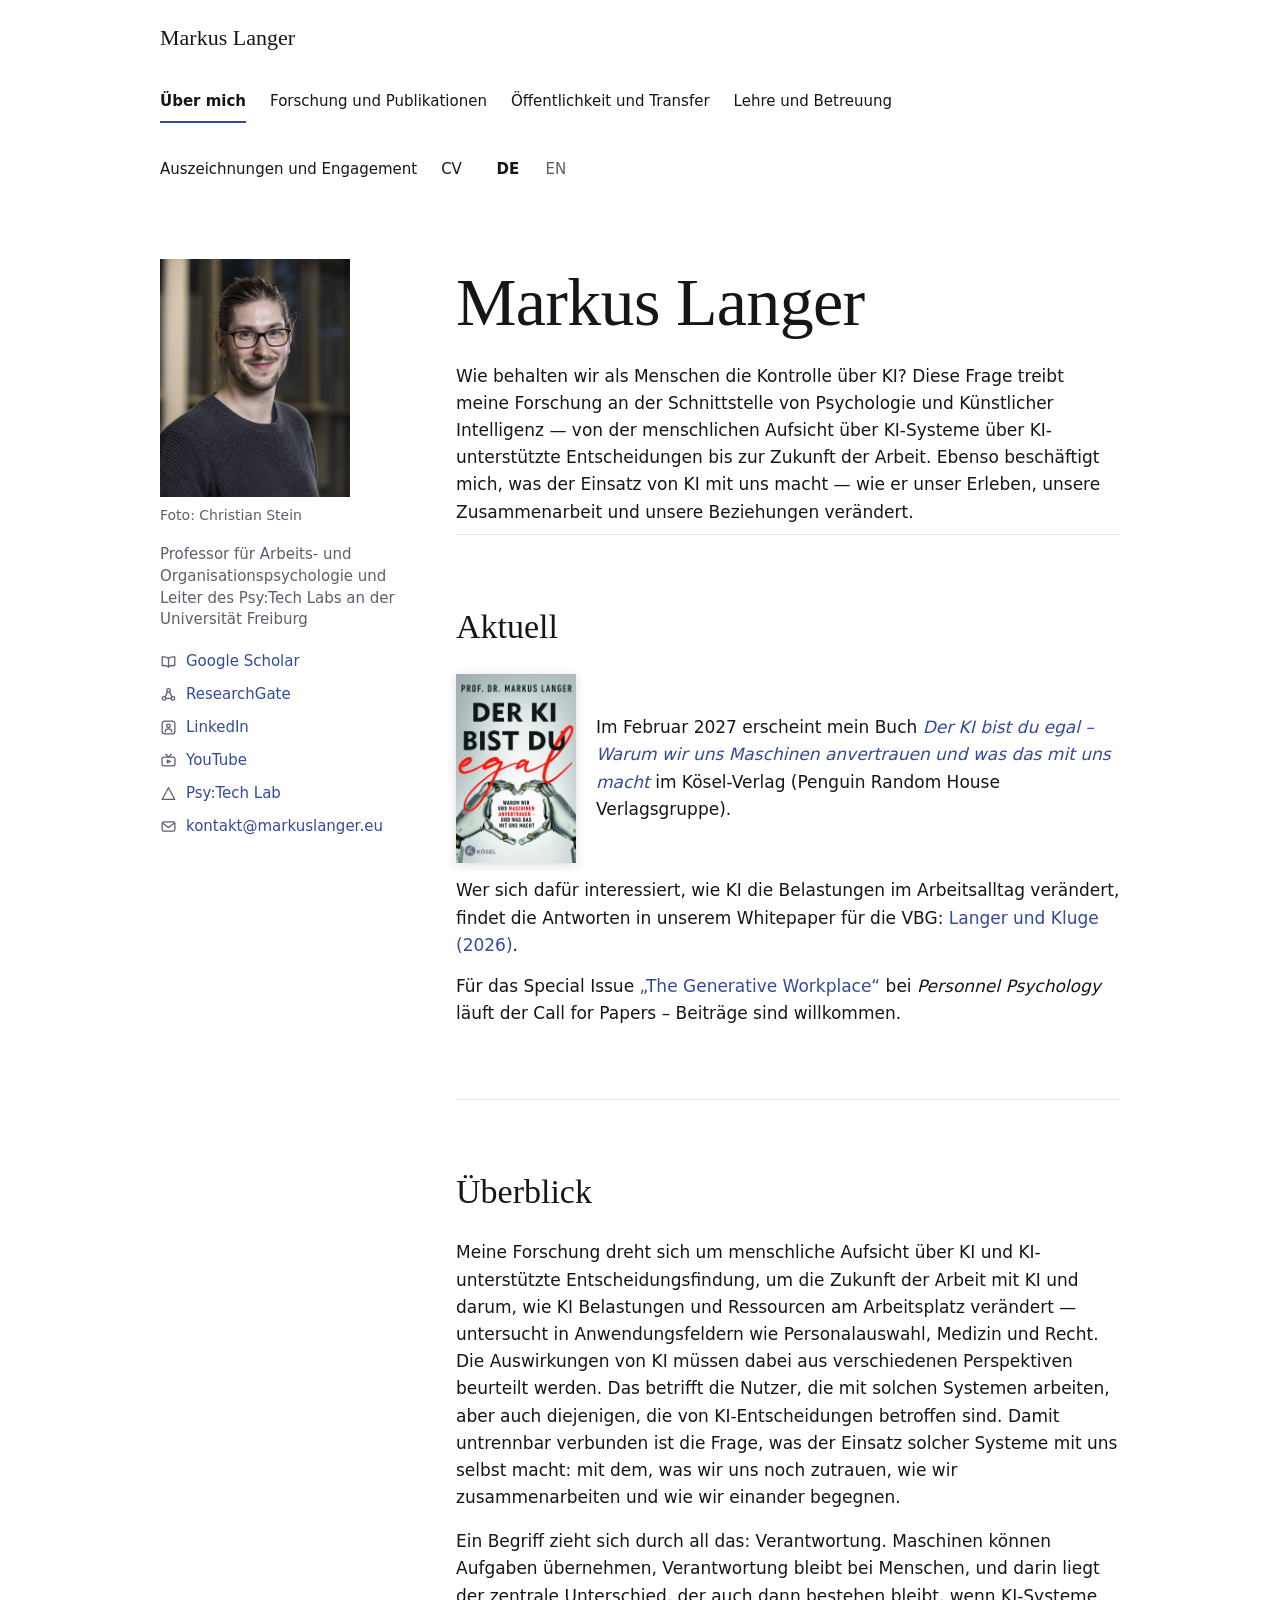
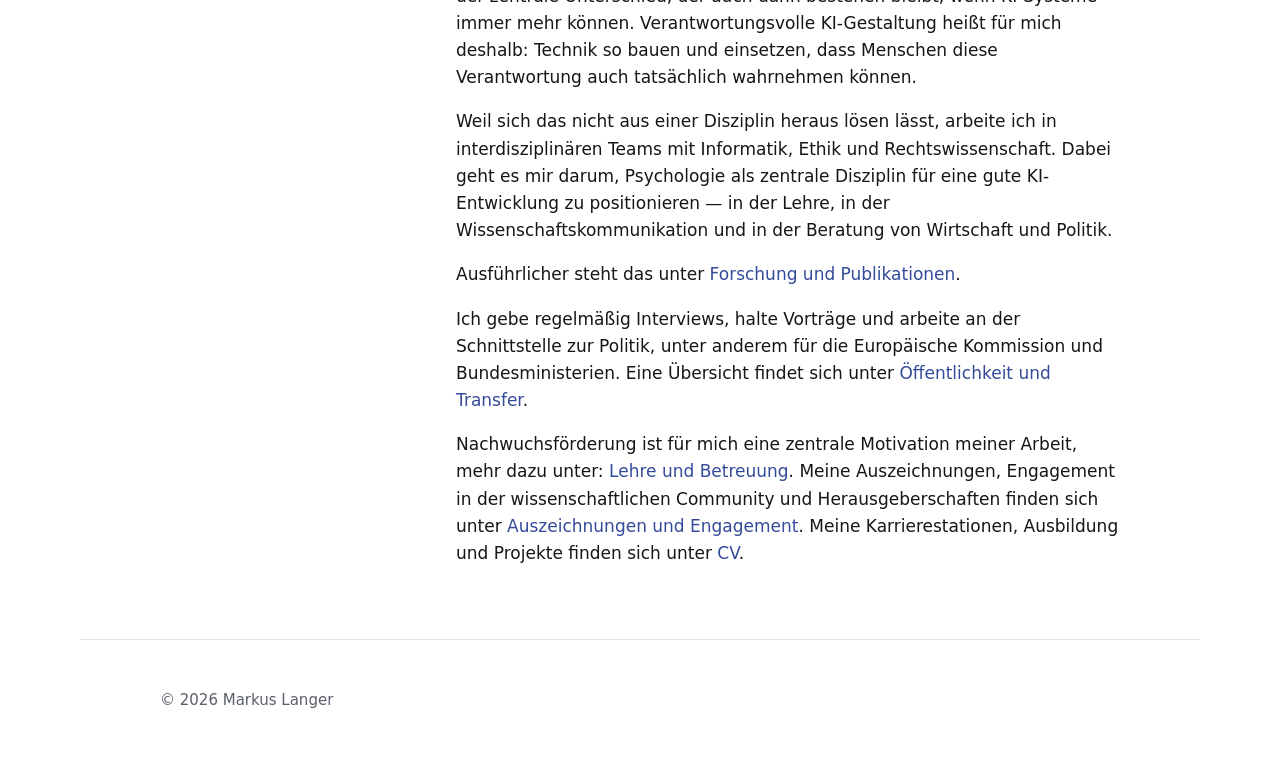
<file: index.html>
<!doctype html>
<html lang="de">
<head>
<meta charset="utf-8">
<meta name="viewport" content="width=device-width, initial-scale=1">
<title>Prof. Dr. Markus Langer – Psychologie und KI | Universität Freiburg</title>
<meta name="description" content="Prof. Dr. Markus Langer, Professor für Arbeits- und Organisationspsychologie an der Universität Freiburg. Forschung zu menschlicher Aufsicht über KI, Vertrauen, Erklärbarkeit, guter Arbeit mit KI.">
<link rel="stylesheet" href="styles.css">
<link rel="canonical" href="https://markuslanger.eu/">
<link rel="alternate" hreflang="de" href="https://markuslanger.eu/">
<link rel="alternate" hreflang="en" href="https://markuslanger.eu/en/">
<link rel="alternate" hreflang="x-default" href="https://markuslanger.eu/">
<meta property="og:type" content="profile">
<meta property="og:site_name" content="Markus Langer">
<meta property="og:locale" content="de_DE">
<meta property="og:title" content="Prof. Dr. Markus Langer – Psychologie und KI | Universität Freiburg">
<meta property="og:description" content="Prof. Dr. Markus Langer, Professor für Arbeits- und Organisationspsychologie an der Universität Freiburg. Forschung zu menschlicher Aufsicht über KI, Vertrauen, Erklärbarkeit, guter Arbeit mit KI.">
<meta property="og:url" content="https://markuslanger.eu/">
<meta property="og:image" content="https://markuslanger.eu/bilder/markus-langer.jpg">
<meta name="twitter:card" content="summary">
<script type="application/ld+json">
{
  "@context": "https://schema.org",
  "@type": "Person",
  "name": "Markus Langer",
  "honorificPrefix": "Prof. Dr.",
  "jobTitle": "Professor für Arbeits- und Organisationspsychologie",
  "affiliation": {
    "@type": "CollegeOrUniversity",
    "name": "Albert-Ludwigs-Universität Freiburg",
    "url": "https://uni-freiburg.de"
  },
  "url": "https://markuslanger.eu/",
  "image": "https://markuslanger.eu/bilder/markus-langer.jpg",
  "knowsAbout": [
    "Künstliche Intelligenz",
    "Psychologie",
    "Mensch-KI-Interaktion",
    "Menschliche Aufsicht über KI",
    "Vertrauen in KI",
    "Erklärbarkeit von KI",
    "KI in der Arbeitswelt"
  ],
  "sameAs": [
    "https://scholar.google.com/citations?user=rA3QS8EAAAAJ",
    "https://orcid.org/0000-0002-8165-1803",
    "https://www.linkedin.com/in/markuslanger/",
    "https://www.researchgate.net/profile/Markus-Langer-3"
  ]
}
</script>
</head>
<body>

<header class="kopf innen">
  <a class="marke" href="index.html">Markus Langer</a>
  <button class="menue-knopf" type="button" aria-expanded="false" aria-controls="hauptmenue" aria-label="Menü"><svg class="icon-auf" viewBox="0 0 24 24" fill="none" stroke="currentColor" stroke-width="1.8" stroke-linecap="round" aria-hidden="true"><path d="M4 7h16M4 12h16M4 17h16"/></svg><svg class="icon-zu" viewBox="0 0 24 24" fill="none" stroke="currentColor" stroke-width="1.8" stroke-linecap="round" aria-hidden="true"><path d="M6 6l12 12M18 6 6 18"/></svg></button>
  <nav class="menue" id="hauptmenue" aria-label="Hauptmenü">
    <a href="index.html" aria-current="page">Über mich</a>
    <a href="forschung.html">Forschung und Publikationen</a>
    <a href="oeffentlichkeit.html">Öffentlichkeit und Transfer</a>
    <a href="lehre.html">Lehre und Betreuung</a>
    <a href="community.html">Auszeichnungen und Engagement</a>
    <a href="cv.html">CV</a>
    <span class="sprachen">
      <a class="aktiv" href="index.html" aria-label="Deutsch">DE</a>
      <a class="inaktiv" href="en/index.html" aria-label="English">EN</a>
    </span>
  </nav>
</header>

<div class="seite innen">

  <aside class="profilspalte">
    <img src="bilder/markus-langer.jpg" alt="Porträtfoto von Markus Langer" width="900" height="1125">
    <p class="foto-nachweis">Foto: Christian Stein</p>
    <p class="profil-rolle">Professor für Arbeits- und Organisationspsychologie und Leiter des Psy:Tech Labs an der Universität Freiburg</p>
    <ul class="profil-links">
      <li><svg viewBox="0 0 20 20" fill="none" stroke="currentColor" stroke-width="1.5" stroke-linecap="round" stroke-linejoin="round" aria-hidden="true"><path d="M10 6.3C8.6 5.1 6.9 4.5 4.6 4.5H2.6v10.2h2c2.3 0 4 .6 5.4 1.81.4-1.2 3.1-1.8 5.4-1.8h2V4.5h-2c-2.3 0-4 .6-5.4 1.8z"/><path d="M10 6.3v10.2"/></svg><a href="https://scholar.google.de/citations?user=rA3QS8EAAAAJ&amp;hl=de">Google Scholar</a></li>
      <li><svg viewBox="0 0 20 20" fill="none" stroke="currentColor" stroke-width="1.5" stroke-linecap="round" stroke-linejoin="round" aria-hidden="true"><circle cx="4.8" cy="14.6" r="2.1"/><circle cx="15.2" cy="14.6" r="2.1"/><circle cx="10" cy="5.2" r="2.1"/><path d="M8.7 6.9 6.1 12.6M11.3 6.9l2.6 5.7M6.9 14.6h6.2"/></svg><a href="https://www.researchgate.net/profile/Markus-Langer-3">ResearchGate</a></li>
      <li><svg viewBox="0 0 20 20" fill="none" stroke="currentColor" stroke-width="1.5" stroke-linecap="round" stroke-linejoin="round" aria-hidden="true"><rect x="2.5" y="2.5" width="15" height="15" rx="3"/><circle cx="10" cy="8" r="2.1"/><path d="M6.2 15.1c0-2.1 1.7-3.4 3.8-3.4s3.8 1.3 3.8 3.4"/></svg><a href="https://www.linkedin.com/in/markuslanger/">LinkedIn</a></li>
      <li><svg viewBox="0 0 20 20" fill="none" stroke="currentColor" stroke-width="1.5" stroke-linecap="round" stroke-linejoin="round" aria-hidden="true"><rect x="2.4" y="6" width="15.2" height="10.4" rx="2.2"/><path d="M6.8 2.6 10 6l3.2-3.4"/><path d="M8.6 9.6l3.6 1.6-3.6 1.6z"/></svg><a href="https://www.youtube.com/@psychology-of-ai">YouTube</a></li>
      <li><svg viewBox="0 0 20 20" fill="none" stroke="currentColor" stroke-width="1.5" stroke-linecap="round" stroke-linejoin="round" aria-hidden="true"><path d="M10 3.2 17.4 16.8H2.6z"/></svg><a href="https://uni-freiburg.de/aopsy/">Psy:Tech Lab</a></li>
      <li><svg viewBox="0 0 20 20" fill="none" stroke="currentColor" stroke-width="1.5" stroke-linecap="round" stroke-linejoin="round" aria-hidden="true"><rect x="2.5" y="4.5" width="15" height="11" rx="2"/><path d="M3 6l7 5.2L17 6"/></svg><a href="mailto:kontakt@markuslanger.eu">kontakt@markuslanger.eu</a></li>
    </ul>
  </aside>

<main>

  <!-- Einstieg -->
  <section class="einstieg innen">
    <h1>Markus Langer</h1>
    <p>Wie behalten wir als Menschen die Kontrolle über KI? Diese Frage treibt meine Forschung an der Schnittstelle von Psychologie und Künstlicher Intelligenz — von der menschlichen Aufsicht über KI-Systeme über KI-unterstützte Entscheidungen bis zur Zukunft der Arbeit. Ebenso beschäftigt mich, was der Einsatz von KI mit uns macht — wie er unser Erleben, unsere Zusammenarbeit und unsere Beziehungen verändert.</p>
  </section>

  <!-- Aktuelles: zwei bis drei Zeilen, regelmäßig austauschen -->
  <section class="abschnitt innen" id="aktuell">
    <h2>Aktuell</h2>
    <ul class="aktuell-liste">
      <li class="mit-bild">
        <img src="bilder/buch-der-ki-bist-du-egal.jpg" alt="Buchcover: Der KI bist du egal – Warum wir uns Maschinen anvertrauen und was das mit uns macht" width="500" height="790" loading="lazy">
        <span>Im Februar 2027 erscheint mein Buch <a href="https://amzn.eu/d/0czWerme"><em>Der KI bist du egal – Warum wir uns Maschinen anvertrauen und was das mit uns macht</em></a> im Kösel-Verlag (Penguin Random House Verlagsgruppe).</span>
      </li>
      <li>Wer sich dafür interessiert, wie KI die Belastungen im Arbeitsalltag verändert, findet die Antworten in unserem Whitepaper für die VBG: <a href="https://doi.org/10.31234/osf.io/a4svx_v1">Langer und Kluge (2026)</a>.</li>
      <li>Für das Special Issue <a href="https://onlinelibrary.wiley.com/page/journal/17446570/call-for-papers/generative-workplace">„The Generative Workplace“</a> bei <em>Personnel Psychology</em> läuft der Call for Papers – Beiträge sind willkommen.</li>
    </ul>
  </section>

  <!-- Kurzer Abriss mit Verweisen auf die Reiter -->
  <section class="abschnitt innen" id="ueberblick">
    <h2>Überblick</h2>
    <p>Meine Forschung dreht sich um menschliche Aufsicht über KI und KI-unterstützte Entscheidungsfindung, um die Zukunft der Arbeit mit KI und darum, wie KI Belastungen und Ressourcen am Arbeitsplatz verändert — untersucht in Anwendungsfeldern wie Personalauswahl, Medizin und Recht. Die Auswirkungen von KI müssen dabei aus verschiedenen Perspektiven beurteilt werden. Das betrifft die Nutzer, die mit solchen Systemen arbeiten, aber auch diejenigen, die von KI-Entscheidungen betroffen sind. Damit untrennbar verbunden ist die Frage, was der Einsatz solcher Systeme mit uns selbst macht: mit dem, was wir uns noch zutrauen, wie wir zusammenarbeiten und wie wir einander begegnen.</p>
    <p>Ein Begriff zieht sich durch all das: Verantwortung. Maschinen können Aufgaben übernehmen, Verantwortung bleibt bei Menschen, und darin liegt der zentrale Unterschied, der auch dann bestehen bleibt, wenn KI-Systeme immer mehr können. Verantwortungsvolle KI-Gestaltung heißt für mich deshalb: Technik so bauen und einsetzen, dass Menschen diese Verantwortung auch tatsächlich wahrnehmen können.</p>
    <p>Weil sich das nicht aus einer Disziplin heraus lösen lässt, arbeite ich in interdisziplinären Teams mit Informatik, Ethik und Rechtswissenschaft. Dabei geht es mir darum, Psychologie als zentrale Disziplin für eine gute KI-Entwicklung zu positionieren — in der Lehre, in der Wissenschaftskommunikation und in der Beratung von Wirtschaft und Politik.</p>
    <p style="margin-top: 1em;">Ausführlicher steht das unter <a href="forschung.html">Forschung und Publikationen</a>.</p>
    <p>Ich gebe regelmäßig Interviews, halte Vorträge und arbeite an der Schnittstelle zur Politik, unter anderem für die Europäische Kommission und Bundesministerien. Eine Übersicht findet sich unter <a href="oeffentlichkeit.html">Öffentlichkeit und Transfer</a>.</p>
    <p>Nachwuchsförderung ist für mich eine zentrale Motivation meiner Arbeit, mehr dazu unter: <a href="lehre.html">Lehre und Betreuung</a>. Meine Auszeichnungen, Engagement in der wissenschaftlichen Community und Herausgeberschaften finden sich unter <a href="community.html">Auszeichnungen und Engagement</a>. Meine Karrierestationen, Ausbildung und Projekte finden sich unter <a href="cv.html">CV</a>.</p>
  </section>

</main>

</div>

<footer class="fuss innen">
  <div>© 2026 Markus Langer</div>
</footer>

<script src="menue.js"></script>
</body>
</html>
</file>
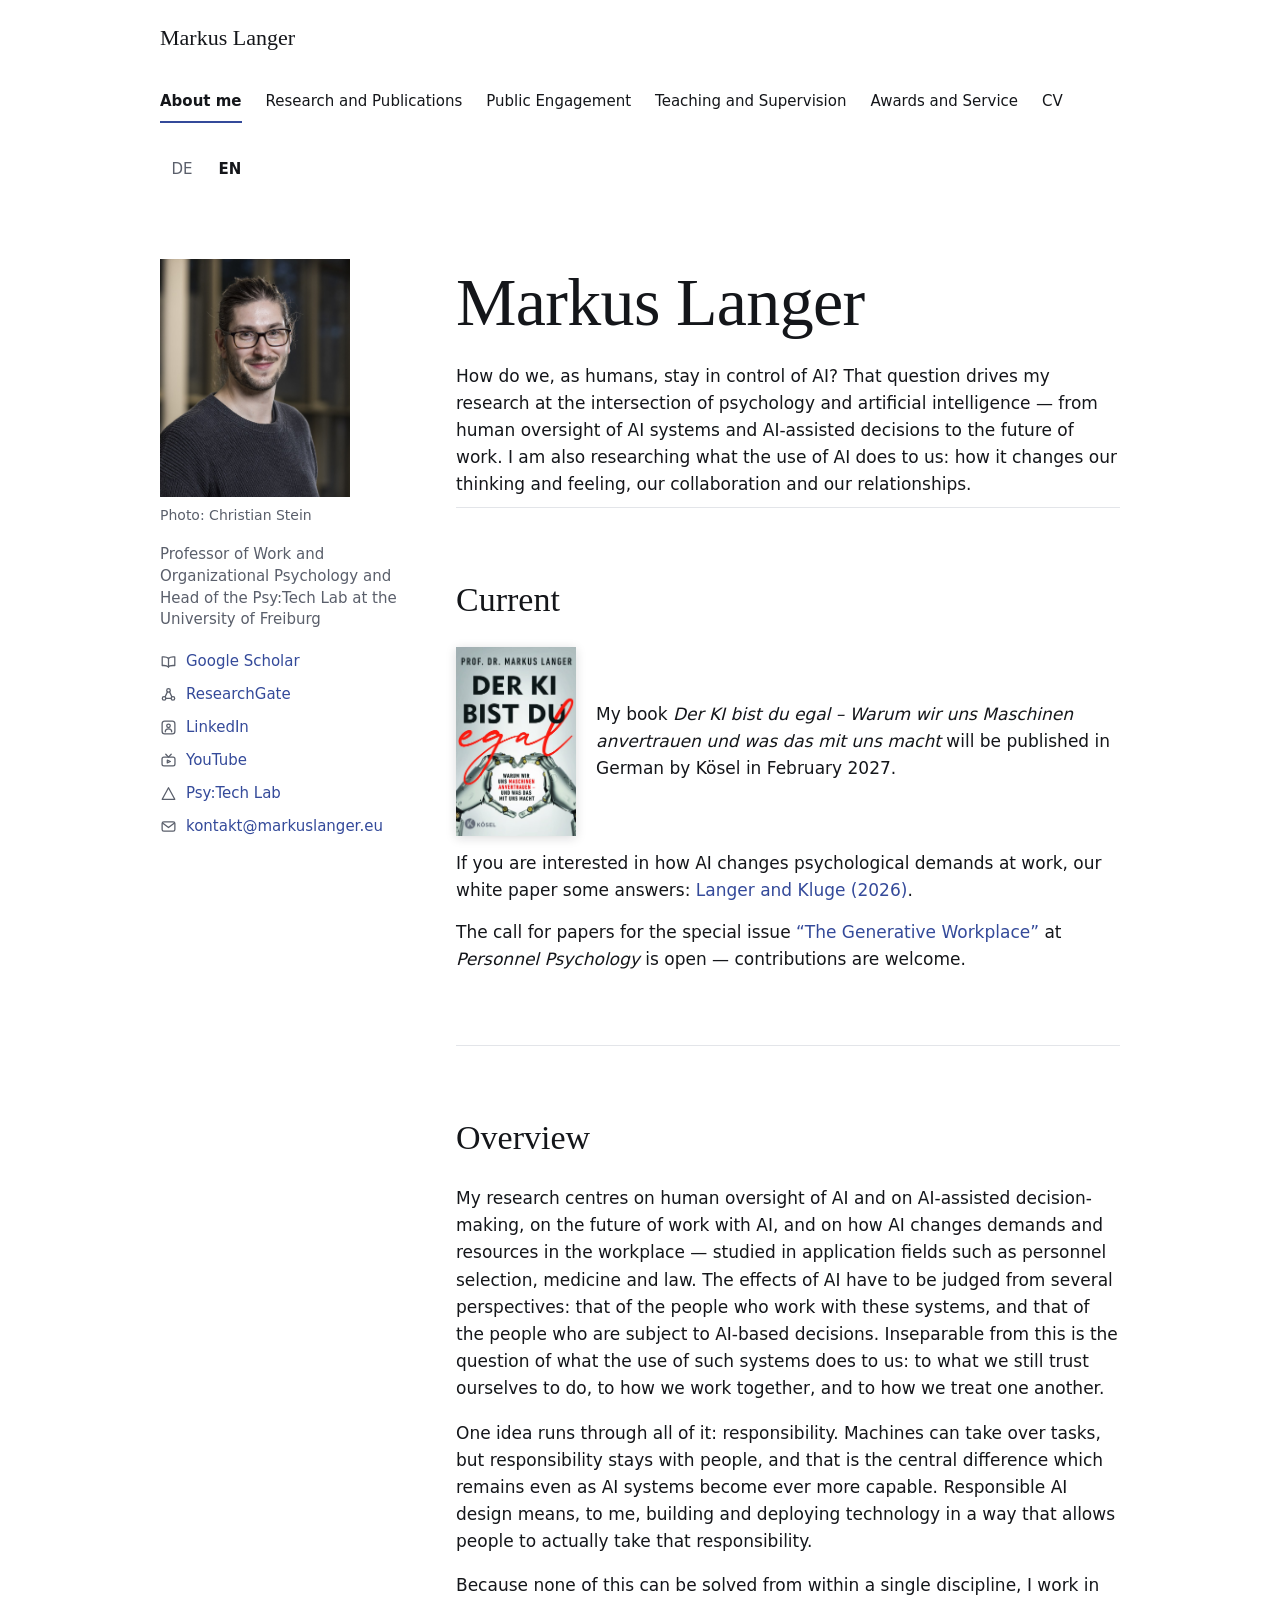
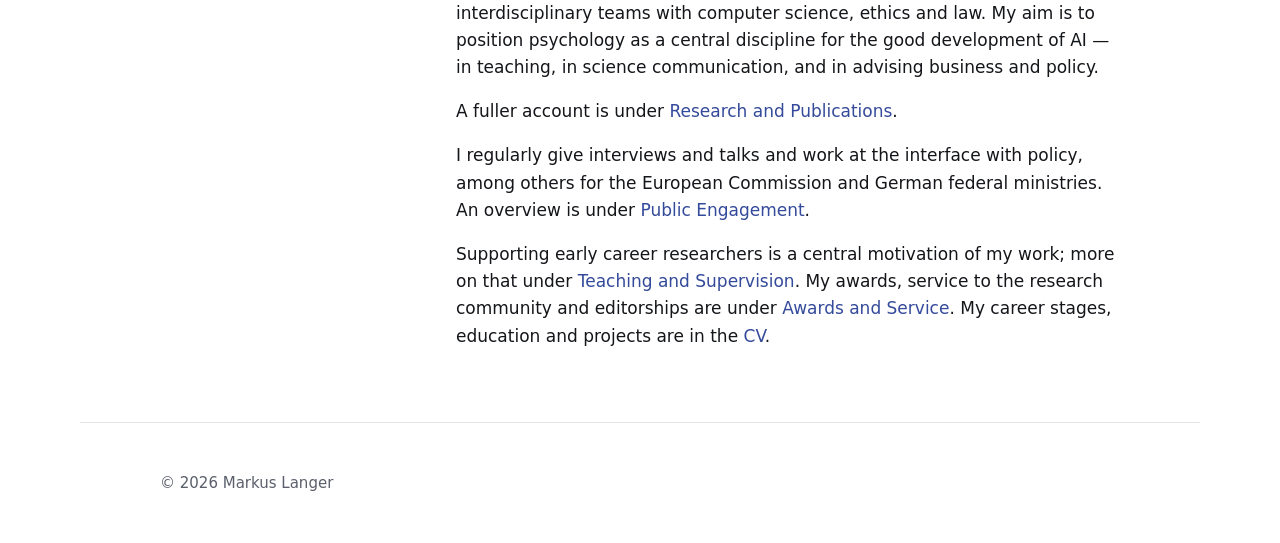
<file: en/index.html>
<!doctype html>
<html lang="en">
<head>
<meta charset="utf-8">
<meta name="viewport" content="width=device-width, initial-scale=1">
<title>Prof. Dr. Markus Langer – Psychology and AI | University of Freiburg</title>
<meta name="description" content="Markus Langer, Professor of Work and Organizational Psychology at the University of Freiburg. Research on human oversight of AI, trust, explainability and the future of work.">
<link rel="stylesheet" href="../styles.css">
<link rel="canonical" href="https://markuslanger.eu/en/">
<link rel="alternate" hreflang="de" href="https://markuslanger.eu/">
<link rel="alternate" hreflang="en" href="https://markuslanger.eu/en/">
<link rel="alternate" hreflang="x-default" href="https://markuslanger.eu/">
<meta property="og:type" content="profile">
<meta property="og:site_name" content="Markus Langer">
<meta property="og:locale" content="en_US">
<meta property="og:title" content="Prof. Dr. Markus Langer – Psychology and AI | University of Freiburg">
<meta property="og:description" content="Markus Langer, Professor of Work and Organizational Psychology at the University of Freiburg. Research on human oversight of AI, trust, explainability and the future of work.">
<meta property="og:url" content="https://markuslanger.eu/en/">
<meta property="og:image" content="https://markuslanger.eu/bilder/markus-langer.jpg">
<meta name="twitter:card" content="summary">
<script type="application/ld+json">
{
  "@context": "https://schema.org",
  "@type": "Person",
  "name": "Markus Langer",
  "honorificPrefix": "Prof. Dr.",
  "jobTitle": "Professor of Work and Organizational Psychology",
  "affiliation": {
    "@type": "CollegeOrUniversity",
    "name": "University of Freiburg",
    "url": "https://uni-freiburg.de"
  },
  "url": "https://markuslanger.eu/en/",
  "image": "https://markuslanger.eu/bilder/markus-langer.jpg",
  "knowsAbout": [
    "Artificial intelligence",
    "Psychology",
    "Human-AI interaction",
    "Human oversight of AI",
    "Trust in AI",
    "Explainable AI",
    "AI in the workplace"
  ],
  "sameAs": [
    "https://scholar.google.com/citations?user=rA3QS8EAAAAJ",
    "https://orcid.org/0000-0002-8165-1803",
    "https://www.linkedin.com/in/markuslanger/",
    "https://www.researchgate.net/profile/Markus-Langer-3"
  ]
}
</script>
</head>
<body>

<header class="kopf innen">
  <a class="marke" href="index.html">Markus Langer</a>
  <button class="menue-knopf" type="button" aria-expanded="false" aria-controls="hauptmenue" aria-label="Menu"><svg class="icon-auf" viewBox="0 0 24 24" fill="none" stroke="currentColor" stroke-width="1.8" stroke-linecap="round" aria-hidden="true"><path d="M4 7h16M4 12h16M4 17h16"/></svg><svg class="icon-zu" viewBox="0 0 24 24" fill="none" stroke="currentColor" stroke-width="1.8" stroke-linecap="round" aria-hidden="true"><path d="M6 6l12 12M18 6 6 18"/></svg></button>
  <nav class="menue" id="hauptmenue" aria-label="Main menu">
    <a href="index.html" aria-current="page">About me</a>
    <a href="research.html">Research and Publications</a>
    <a href="public.html">Public Engagement</a>
    <a href="teaching.html">Teaching and Supervision</a>
    <a href="awards.html">Awards and Service</a>
    <a href="cv.html">CV</a>
    <span class="sprachen">
      <a class="inaktiv" href="../index.html" aria-label="Deutsch">DE</a>
      <a class="aktiv" href="index.html" aria-label="English">EN</a>
    </span>
  </nav>
</header>

<div class="seite innen">

  <aside class="profilspalte">
    <img src="../bilder/markus-langer.jpg" alt="Portrait photograph of Markus Langer" width="900" height="1125">
    <p class="foto-nachweis">Photo: Christian Stein</p>
    <p class="profil-rolle">Professor of Work and Organizational Psychology and Head of the Psy:Tech Lab at the University of Freiburg</p>
    <ul class="profil-links">
      <li><svg viewBox="0 0 20 20" fill="none" stroke="currentColor" stroke-width="1.5" stroke-linecap="round" stroke-linejoin="round" aria-hidden="true"><path d="M10 6.3C8.6 5.1 6.9 4.5 4.6 4.5H2.6v10.2h2c2.3 0 4 .6 5.4 1.81.4-1.2 3.1-1.8 5.4-1.8h2V4.5h-2c-2.3 0-4 .6-5.4 1.8z"/><path d="M10 6.3v10.2"/></svg><a href="https://scholar.google.de/citations?user=rA3QS8EAAAAJ&amp;hl=de">Google Scholar</a></li>
      <li><svg viewBox="0 0 20 20" fill="none" stroke="currentColor" stroke-width="1.5" stroke-linecap="round" stroke-linejoin="round" aria-hidden="true"><circle cx="4.8" cy="14.6" r="2.1"/><circle cx="15.2" cy="14.6" r="2.1"/><circle cx="10" cy="5.2" r="2.1"/><path d="M8.7 6.9 6.1 12.6M11.3 6.9l2.6 5.7M6.9 14.6h6.2"/></svg><a href="https://www.researchgate.net/profile/Markus-Langer-3">ResearchGate</a></li>
      <li><svg viewBox="0 0 20 20" fill="none" stroke="currentColor" stroke-width="1.5" stroke-linecap="round" stroke-linejoin="round" aria-hidden="true"><rect x="2.5" y="2.5" width="15" height="15" rx="3"/><circle cx="10" cy="8" r="2.1"/><path d="M6.2 15.1c0-2.1 1.7-3.4 3.8-3.4s3.8 1.3 3.8 3.4"/></svg><a href="https://www.linkedin.com/in/markuslanger/">LinkedIn</a></li>
      <li><svg viewBox="0 0 20 20" fill="none" stroke="currentColor" stroke-width="1.5" stroke-linecap="round" stroke-linejoin="round" aria-hidden="true"><rect x="2.4" y="6" width="15.2" height="10.4" rx="2.2"/><path d="M6.8 2.6 10 6l3.2-3.4"/><path d="M8.6 9.6l3.6 1.6-3.6 1.6z"/></svg><a href="https://www.youtube.com/@psychology-of-ai">YouTube</a></li>
      <li><svg viewBox="0 0 20 20" fill="none" stroke="currentColor" stroke-width="1.5" stroke-linecap="round" stroke-linejoin="round" aria-hidden="true"><path d="M10 3.2 17.4 16.8H2.6z"/></svg><a href="https://uni-freiburg.de/aopsy/">Psy:Tech Lab</a></li>
      <li><svg viewBox="0 0 20 20" fill="none" stroke="currentColor" stroke-width="1.5" stroke-linecap="round" stroke-linejoin="round" aria-hidden="true"><rect x="2.5" y="4.5" width="15" height="11" rx="2"/><path d="M3 6l7 5.2L17 6"/></svg><a href="mailto:kontakt@markuslanger.eu">kontakt@markuslanger.eu</a></li>
    </ul>
  </aside>

<main>

  <section class="einstieg innen">
    <h1>Markus Langer</h1>
    <p>How do we, as humans, stay in control of AI? That question drives my research at the intersection of psychology and artificial intelligence — from human oversight of AI systems and AI-assisted decisions to the future of work. I am also researching what the use of AI does to us: how it changes our thinking and feeling, our collaboration and our relationships.</p>
  </section>

  <section class="abschnitt innen" id="current">
    <h2>Current</h2>
    <ul class="aktuell-liste">
      <li class="mit-bild">
        <img src="../bilder/buch-der-ki-bist-du-egal.jpg" alt="Book cover: Der KI bist du egal – Warum wir uns Maschinen anvertrauen und was das mit uns macht" width="500" height="790" loading="lazy">
        <span>My book <em>Der KI bist du egal – Warum wir uns Maschinen anvertrauen und was das mit uns macht</em> will be published in German by Kösel in February 2027.</span>
      </li>
      <li>If you are interested in how AI changes psychological demands at work, our white paper some answers: <a href="https://doi.org/10.31234/osf.io/a4svx_v1">Langer and Kluge (2026)</a>.</li>
      <li>The call for papers for the special issue <a href="https://onlinelibrary.wiley.com/page/journal/17446570/call-for-papers/generative-workplace">“The Generative Workplace”</a> at <em>Personnel Psychology</em> is open — contributions are welcome.</li>
    </ul>
  </section>

  <section class="abschnitt innen" id="overview">
    <h2>Overview</h2>
    <p>My research centres on human oversight of AI and on AI-assisted decision-making, on the future of work with AI, and on how AI changes demands and resources in the workplace — studied in application fields such as personnel selection, medicine and law. The effects of AI have to be judged from several perspectives: that of the people who work with these systems, and that of the people who are subject to AI-based decisions. Inseparable from this is the question of what the use of such systems does to us: to what we still trust ourselves to do, to how we work together, and to how we treat one another.</p>
    <p>One idea runs through all of it: responsibility. Machines can take over tasks, but responsibility stays with people, and that is the central difference which remains even as AI systems become ever more capable. Responsible AI design means, to me, building and deploying technology in a way that allows people to actually take that responsibility.</p>
    <p>Because none of this can be solved from within a single discipline, I work in interdisciplinary teams with computer science, ethics and law. My aim is to position psychology as a central discipline for the good development of AI — in teaching, in science communication, and in advising business and policy.</p>
    <p style="margin-top: 1em;">A fuller account is under <a href="research.html">Research and Publications</a>.</p>
    <p>I regularly give interviews and talks and work at the interface with policy, among others for the European Commission and German federal ministries. An overview is under <a href="public.html">Public Engagement</a>.</p>
    <p>Supporting early career researchers is a central motivation of my work; more on that under <a href="teaching.html">Teaching and Supervision</a>. My awards, service to the research community and editorships are under <a href="awards.html">Awards and Service</a>. My career stages, education and projects are in the <a href="cv.html">CV</a>.</p>
  </section>

</main>
</div>

<footer class="fuss innen">
  <div>© 2026 Markus Langer</div>
</footer>

<script src="../menue.js"></script>
</body>
</html>
</file>
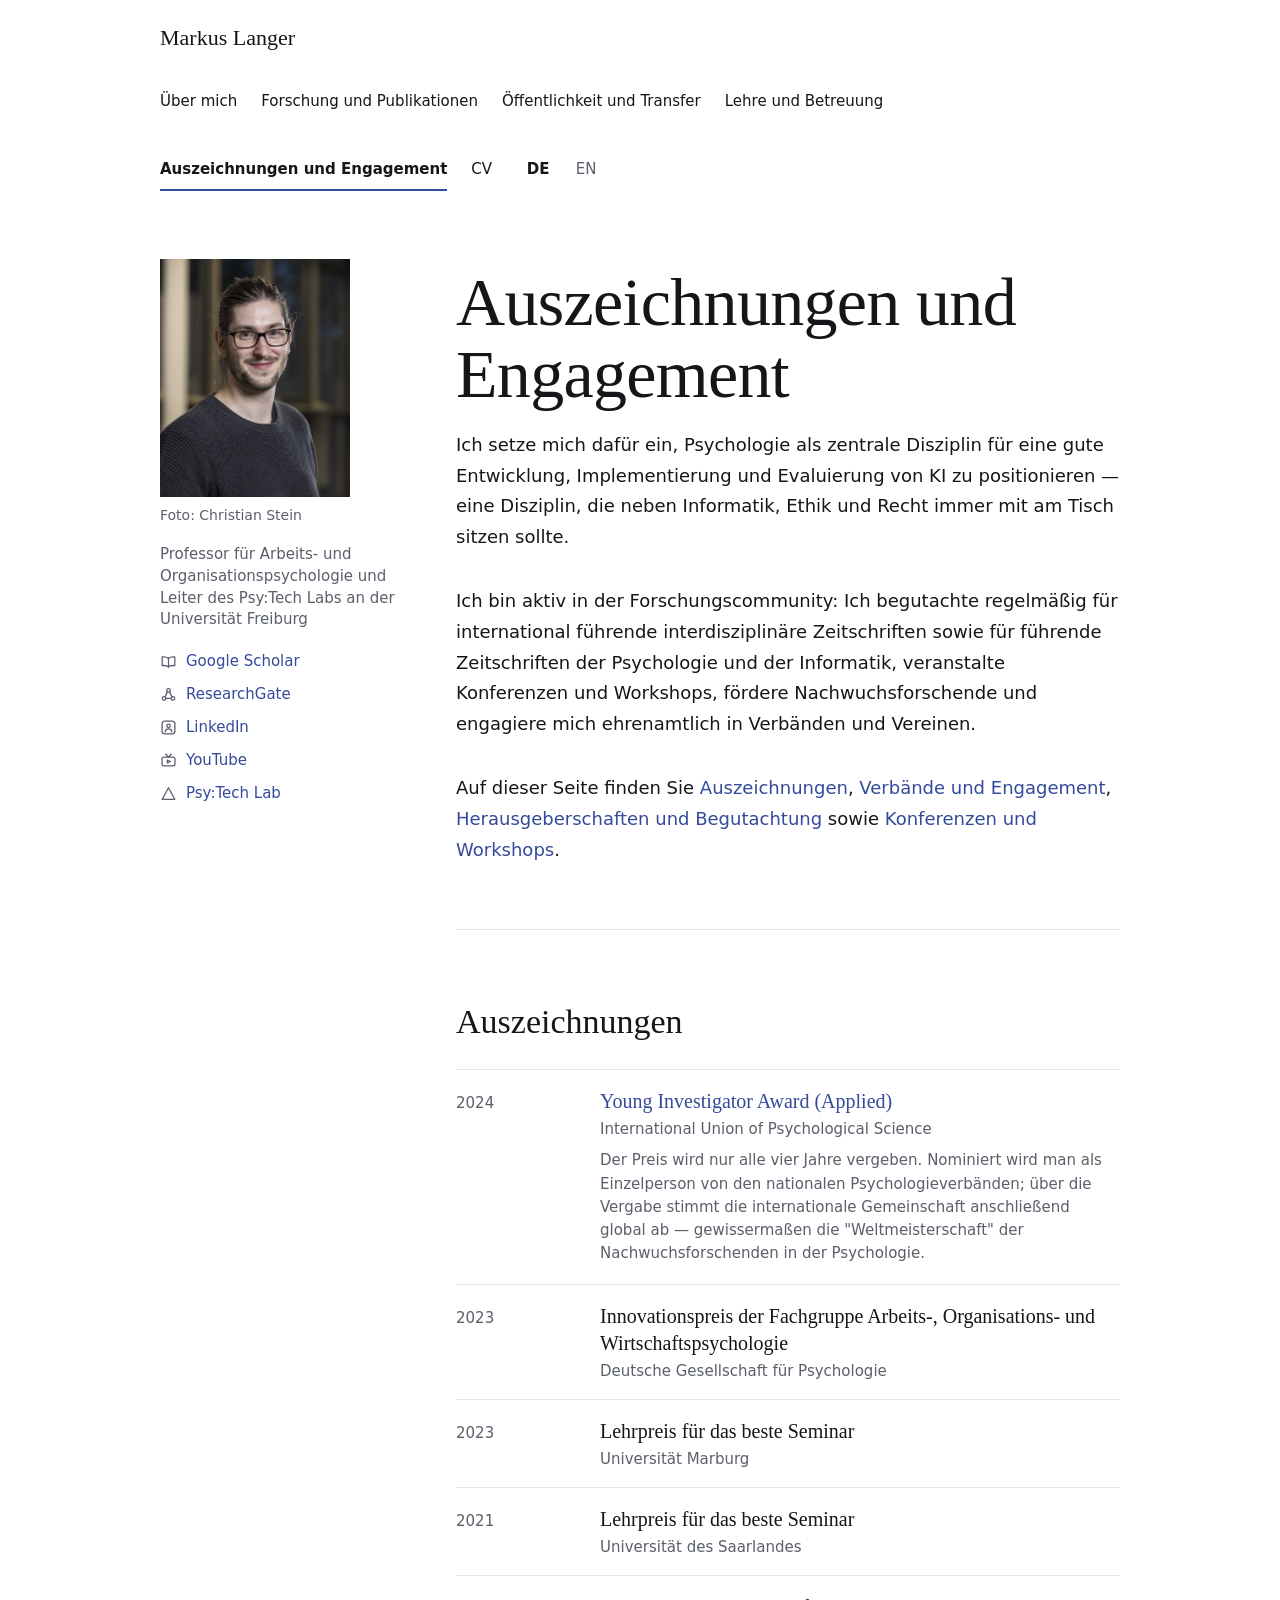
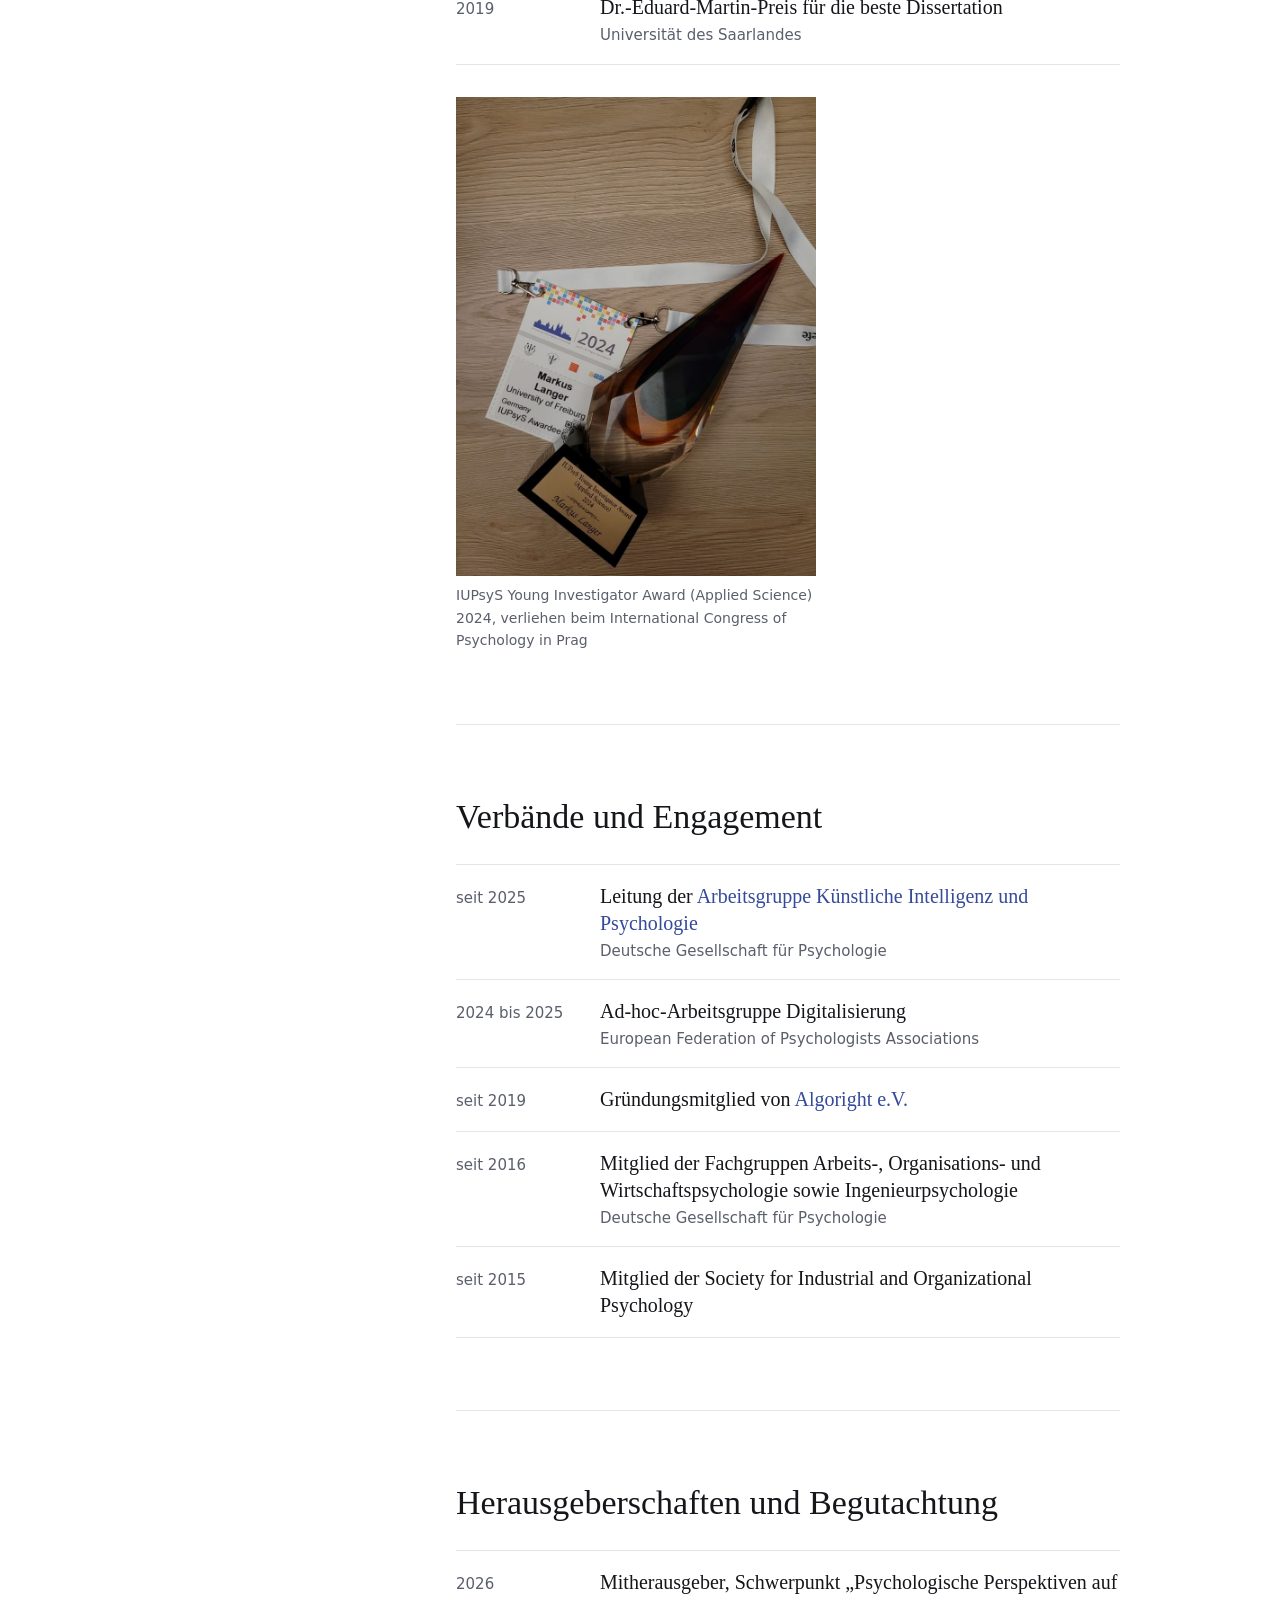
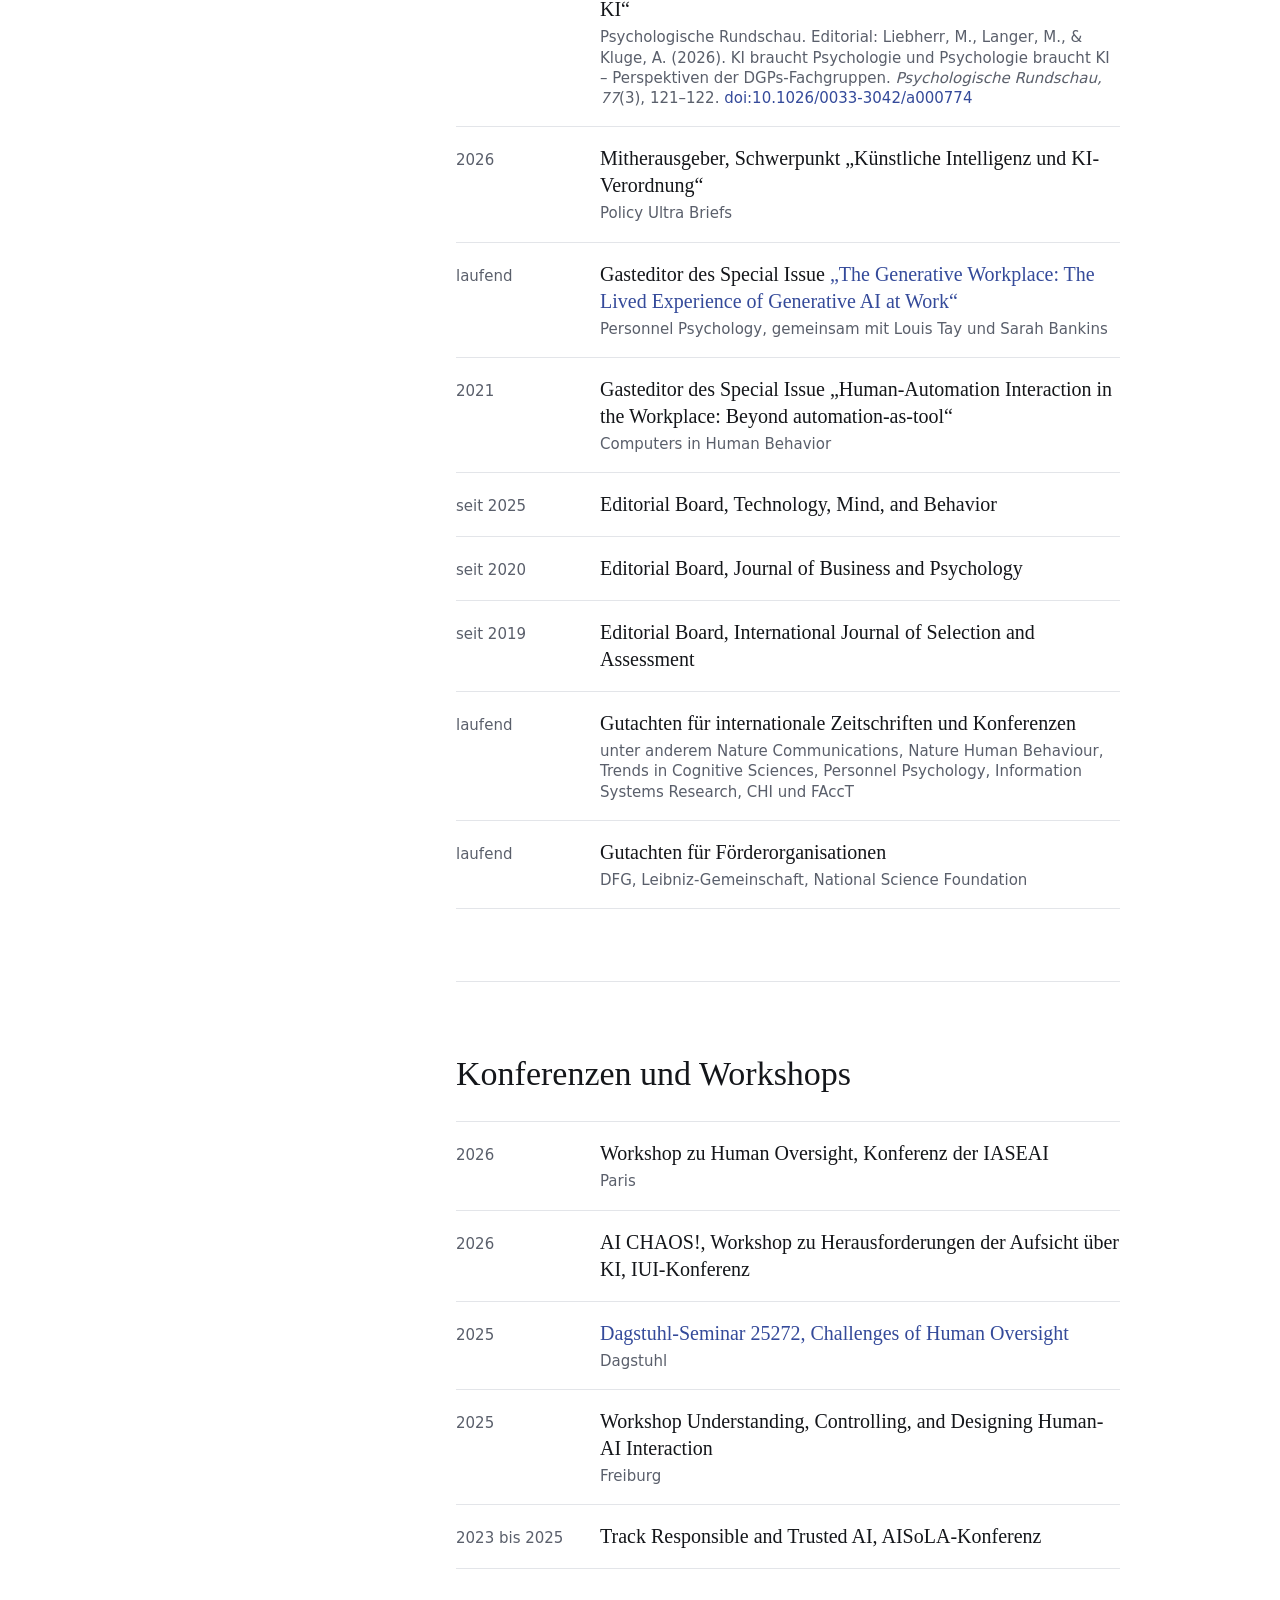
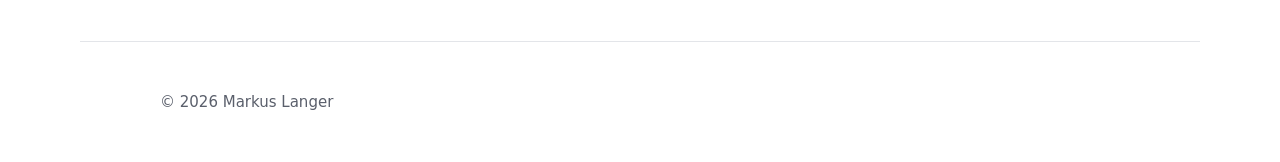
<file: community.html>
<!doctype html>
<html lang="de">
<head>
<meta charset="utf-8">
<meta name="viewport" content="width=device-width, initial-scale=1">
<title>Auszeichnungen und Engagement – Markus Langer</title>
<meta name="description" content="Auszeichnungen, ehrenamtliches Engagement, Herausgeberschaften und Konferenzen von Prof. Dr. Markus Langer.">
<link rel="stylesheet" href="styles.css">
<link rel="canonical" href="https://markuslanger.eu/community.html">
<link rel="alternate" hreflang="de" href="https://markuslanger.eu/community.html">
<link rel="alternate" hreflang="en" href="https://markuslanger.eu/en/awards.html">
<link rel="alternate" hreflang="x-default" href="https://markuslanger.eu/community.html">
<meta property="og:type" content="website">
<meta property="og:site_name" content="Markus Langer">
<meta property="og:locale" content="de_DE">
<meta property="og:title" content="Auszeichnungen und Engagement – Markus Langer">
<meta property="og:description" content="Auszeichnungen, ehrenamtliches Engagement, Herausgeberschaften und Konferenzen von Prof. Dr. Markus Langer.">
<meta property="og:url" content="https://markuslanger.eu/community.html">
<meta property="og:image" content="https://markuslanger.eu/bilder/markus-langer.jpg">
<meta name="twitter:card" content="summary">
</head>
<body>

<header class="kopf innen">
  <a class="marke" href="index.html">Markus Langer</a>
  <button class="menue-knopf" type="button" aria-expanded="false" aria-controls="hauptmenue" aria-label="Menü"><svg class="icon-auf" viewBox="0 0 24 24" fill="none" stroke="currentColor" stroke-width="1.8" stroke-linecap="round" aria-hidden="true"><path d="M4 7h16M4 12h16M4 17h16"/></svg><svg class="icon-zu" viewBox="0 0 24 24" fill="none" stroke="currentColor" stroke-width="1.8" stroke-linecap="round" aria-hidden="true"><path d="M6 6l12 12M18 6 6 18"/></svg></button>
  <nav class="menue" id="hauptmenue" aria-label="Hauptmenü">
    <a href="index.html">Über mich</a>
    <a href="forschung.html">Forschung und Publikationen</a>
    <a href="oeffentlichkeit.html">Öffentlichkeit und Transfer</a>
    <a href="lehre.html">Lehre und Betreuung</a>
    <a href="community.html" aria-current="page">Auszeichnungen und Engagement</a>
    <a href="cv.html">CV</a>
    <span class="sprachen">
      <a class="aktiv" href="community.html" aria-label="Deutsch">DE</a>
      <a class="inaktiv" href="en/awards.html" aria-label="English">EN</a>
    </span>
  </nav>
</header>

<div class="seite innen">

  <aside class="profilspalte">
    <img src="bilder/markus-langer.jpg" alt="Porträtfoto von Markus Langer" width="900" height="1125">
    <p class="foto-nachweis">Foto: Christian Stein</p>
    <p class="profil-rolle">Professor für Arbeits- und Organisationspsychologie und Leiter des Psy:Tech Labs an der Universität Freiburg</p>
    <ul class="profil-links">
      <li><svg viewBox="0 0 20 20" fill="none" stroke="currentColor" stroke-width="1.5" stroke-linecap="round" stroke-linejoin="round" aria-hidden="true"><path d="M10 6.3C8.6 5.1 6.9 4.5 4.6 4.5H2.6v10.2h2c2.3 0 4 .6 5.4 1.81.4-1.2 3.1-1.8 5.4-1.8h2V4.5h-2c-2.3 0-4 .6-5.4 1.8z"/><path d="M10 6.3v10.2"/></svg><a href="https://scholar.google.de/citations?user=rA3QS8EAAAAJ&amp;hl=de">Google Scholar</a></li>
      <li><svg viewBox="0 0 20 20" fill="none" stroke="currentColor" stroke-width="1.5" stroke-linecap="round" stroke-linejoin="round" aria-hidden="true"><circle cx="4.8" cy="14.6" r="2.1"/><circle cx="15.2" cy="14.6" r="2.1"/><circle cx="10" cy="5.2" r="2.1"/><path d="M8.7 6.9 6.1 12.6M11.3 6.9l2.6 5.7M6.9 14.6h6.2"/></svg><a href="https://www.researchgate.net/profile/Markus-Langer-3">ResearchGate</a></li>
      <li><svg viewBox="0 0 20 20" fill="none" stroke="currentColor" stroke-width="1.5" stroke-linecap="round" stroke-linejoin="round" aria-hidden="true"><rect x="2.5" y="2.5" width="15" height="15" rx="3"/><circle cx="10" cy="8" r="2.1"/><path d="M6.2 15.1c0-2.1 1.7-3.4 3.8-3.4s3.8 1.3 3.8 3.4"/></svg><a href="https://www.linkedin.com/in/markuslanger/">LinkedIn</a></li>
      <li><svg viewBox="0 0 20 20" fill="none" stroke="currentColor" stroke-width="1.5" stroke-linecap="round" stroke-linejoin="round" aria-hidden="true"><rect x="2.4" y="6" width="15.2" height="10.4" rx="2.2"/><path d="M6.8 2.6 10 6l3.2-3.4"/><path d="M8.6 9.6l3.6 1.6-3.6 1.6z"/></svg><a href="https://www.youtube.com/@psychology-of-ai">YouTube</a></li>
      <li><svg viewBox="0 0 20 20" fill="none" stroke="currentColor" stroke-width="1.5" stroke-linecap="round" stroke-linejoin="round" aria-hidden="true"><path d="M10 3.2 17.4 16.8H2.6z"/></svg><a href="https://uni-freiburg.de/aopsy/">Psy:Tech Lab</a></li>
    </ul>
  </aside>

<main>

<section class="seitenkopf innen">
  <h1>Auszeichnungen und Engagement</h1>
  <div class="einleitung">
    <p>Ich setze mich dafür ein, Psychologie als zentrale Disziplin für eine gute Entwicklung, Implementierung und Evaluierung von KI zu positionieren — eine Disziplin, die neben Informatik, Ethik und Recht immer mit am Tisch sitzen sollte.</p>
    <p>Ich bin aktiv in der Forschungscommunity: Ich begutachte regelmäßig für international führende interdisziplinäre Zeitschriften sowie für führende Zeitschriften der Psychologie und der Informatik, veranstalte Konferenzen und Workshops, fördere Nachwuchsforschende und engagiere mich ehrenamtlich in Verbänden und Vereinen.</p>
    <p>Auf dieser Seite finden Sie <a href="#auszeichnungen">Auszeichnungen</a>, <a href="#verbaende">Verbände und Engagement</a>, <a href="#editorial">Herausgeberschaften und Begutachtung</a> sowie <a href="#konferenzen">Konferenzen und Workshops</a>.</p>
  </div>
</section>

<section class="abschnitt innen" id="auszeichnungen">
  <h2>Auszeichnungen</h2>
  <div class="liste schmal">
    <div class="zeile">
      <div class="wann">2024</div>
      <div class="was"><a href="https://www.bdp-verband.de/aktuelles/detailansicht/international-bedeutendste-auszeichnung-im-bereich-nachwuchswissenschaftlerin-psychologie-geht-an-prof-dr-markus-langer">Young Investigator Award (Applied)</a>
        <span class="wo">International Union of Psychological Science</span>
        <p class="notiz">Der Preis wird nur alle vier Jahre vergeben. Nominiert wird man als Einzelperson von den nationalen Psychologieverbänden; über die Vergabe stimmt die internationale Gemeinschaft anschließend global ab — gewissermaßen die "Weltmeisterschaft" der Nachwuchsforschenden in der Psychologie.</p>
      </div>
    </div>
    <div class="zeile">
      <div class="wann">2023</div>
      <div class="was">Innovationspreis der Fachgruppe Arbeits-, Organisations- und Wirtschaftspsychologie
        <span class="wo">Deutsche Gesellschaft für Psychologie</span>
      </div>
    </div>
    <div class="zeile">
      <div class="wann">2023</div>
      <div class="was">Lehrpreis für das beste Seminar
        <span class="wo">Universität Marburg</span>
      </div>
    </div>
    <div class="zeile">
      <div class="wann">2021</div>
      <div class="was">Lehrpreis für das beste Seminar
        <span class="wo">Universität des Saarlandes</span>
      </div>
    </div>
    <div class="zeile">
      <div class="wann">2019</div>
      <div class="was">Dr.-Eduard-Martin-Preis für die beste Dissertation
        <span class="wo">Universität des Saarlandes</span>
      </div>
    </div>
  </div>
  <figure class="medienbild hochkant">
    <img src="bilder/iupsys-award-2024.jpg" alt="Glastrophäe des IUPsyS Young Investigator Award (Applied Science) 2024 mit Namensschild „Markus Langer“, daneben das Kongress-Namensschild vom International Congress of Psychology in Prag" width="800" height="1066" loading="lazy">
    <figcaption>IUPsyS Young Investigator Award (Applied Science) 2024, verliehen beim International Congress of Psychology in Prag</figcaption>
  </figure>
</section>

<section class="abschnitt innen" id="verbaende">
  <h2>Verbände und Engagement</h2>
  <div class="liste schmal">
    <div class="zeile">
      <div class="wann">seit 2025</div>
      <div class="was">Leitung der <a href="https://www.dgps.de/schwerpunkte/arbeitsgruppe-ki-und-psychologie/">Arbeitsgruppe Künstliche Intelligenz und Psychologie</a>
        <span class="wo">Deutsche Gesellschaft für Psychologie</span>
      </div>
    </div>
    <div class="zeile">
      <div class="wann">2024 bis 2025</div>
      <div class="was">Ad-hoc-Arbeitsgruppe Digitalisierung
        <span class="wo">European Federation of Psychologists Associations</span>
      </div>
    </div>
    <div class="zeile">
      <div class="wann">seit 2019</div>
      <div class="was">Gründungsmitglied von <a href="https://algoright.de/">Algoright e.V.</a></div>
    </div>
    <div class="zeile">
      <div class="wann">seit 2016</div>
      <div class="was">Mitglied der Fachgruppen Arbeits-, Organisations- und Wirtschaftspsychologie sowie Ingenieurpsychologie
        <span class="wo">Deutsche Gesellschaft für Psychologie</span>
      </div>
    </div>
    <div class="zeile">
      <div class="wann">seit 2015</div>
      <div class="was">Mitglied der Society for Industrial and Organizational Psychology</div>
    </div>
  </div>
</section>

<section class="abschnitt innen" id="editorial">
  <h2>Herausgeberschaften und Begutachtung</h2>
  <div class="liste schmal">
    <div class="zeile">
      <div class="wann">2026</div>
      <div class="was">Mitherausgeber, Schwerpunkt „Psychologische Perspektiven auf KI“
        <span class="wo">Psychologische Rundschau. Editorial: Liebherr, M., Langer, M., &amp; Kluge, A. (2026). KI braucht Psychologie und Psychologie braucht KI – Perspektiven der DGPs-Fachgruppen. <em>Psychologische Rundschau, 77</em>(3), 121–122. <a href="https://doi.org/10.1026/0033-3042/a000774">doi:10.1026/0033-3042/a000774</a></span>
      </div>
    </div>
    <div class="zeile">
      <div class="wann">2026</div>
      <div class="was">Mitherausgeber, Schwerpunkt „Künstliche Intelligenz und KI-Verordnung“
        <span class="wo">Policy Ultra Briefs</span>
      </div>
    </div>
    <div class="zeile">
      <div class="wann">laufend</div>
      <div class="was">Gasteditor des Special Issue <a href="https://onlinelibrary.wiley.com/page/journal/17446570/call-for-papers/generative-workplace">„The Generative Workplace: The Lived Experience of Generative AI at Work“</a>
        <span class="wo">Personnel Psychology, gemeinsam mit Louis Tay und Sarah Bankins</span>
      </div>
    </div>
    <div class="zeile">
      <div class="wann">2021</div>
      <div class="was">Gasteditor des Special Issue „Human-Automation Interaction in the Workplace: Beyond automation-as-tool“
        <span class="wo">Computers in Human Behavior</span>
      </div>
    </div>
    <div class="zeile">
      <div class="wann">seit 2025</div>
      <div class="was">Editorial Board, Technology, Mind, and Behavior</div>
    </div>
    <div class="zeile">
      <div class="wann">seit 2020</div>
      <div class="was">Editorial Board, Journal of Business and Psychology</div>
    </div>
    <div class="zeile">
      <div class="wann">seit 2019</div>
      <div class="was">Editorial Board, International Journal of Selection and Assessment</div>
    </div>
    <div class="zeile">
      <div class="wann">laufend</div>
      <div class="was">Gutachten für internationale Zeitschriften und Konferenzen
        <span class="wo">unter anderem Nature Communications, Nature Human Behaviour, Trends in Cognitive Sciences, Personnel Psychology, Information Systems Research, CHI und FAccT</span>
      </div>
    </div>
    <div class="zeile">
      <div class="wann">laufend</div>
      <div class="was">Gutachten für Förderorganisationen
        <span class="wo">DFG, Leibniz-Gemeinschaft, National Science Foundation</span>
      </div>
    </div>
  </div>
</section>

<section class="abschnitt innen" id="konferenzen">
  <h2>Konferenzen und Workshops</h2>
  <div class="liste schmal">
    <div class="zeile">
      <div class="wann">2026</div>
      <div class="was">Workshop zu Human Oversight, Konferenz der IASEAI
        <span class="wo">Paris</span>
      </div>
    </div>
    <div class="zeile">
      <div class="wann">2026</div>
      <div class="was">AI CHAOS!, Workshop zu Herausforderungen der Aufsicht über KI, IUI-Konferenz</div>
    </div>
    <div class="zeile">
      <div class="wann">2025</div>
      <div class="was"><a href="https://www.dagstuhl.de/en/seminars/seminar-calendar/seminar-details/25272">Dagstuhl-Seminar 25272, Challenges of Human Oversight</a>
        <span class="wo">Dagstuhl</span>
      </div>
    </div>
    <div class="zeile">
      <div class="wann">2025</div>
      <div class="was">Workshop Understanding, Controlling, and Designing Human-AI Interaction
        <span class="wo">Freiburg</span>
      </div>
    </div>
    <div class="zeile">
      <div class="wann">2023 bis 2025</div>
      <div class="was">Track Responsible and Trusted AI, AISoLA-Konferenz</div>
    </div>
  </div>
</section>

</main>

</div>

<footer class="fuss innen">
  <div>© 2026 Markus Langer</div>
</footer>

<script src="menue.js"></script>
</body>
</html>
</file>
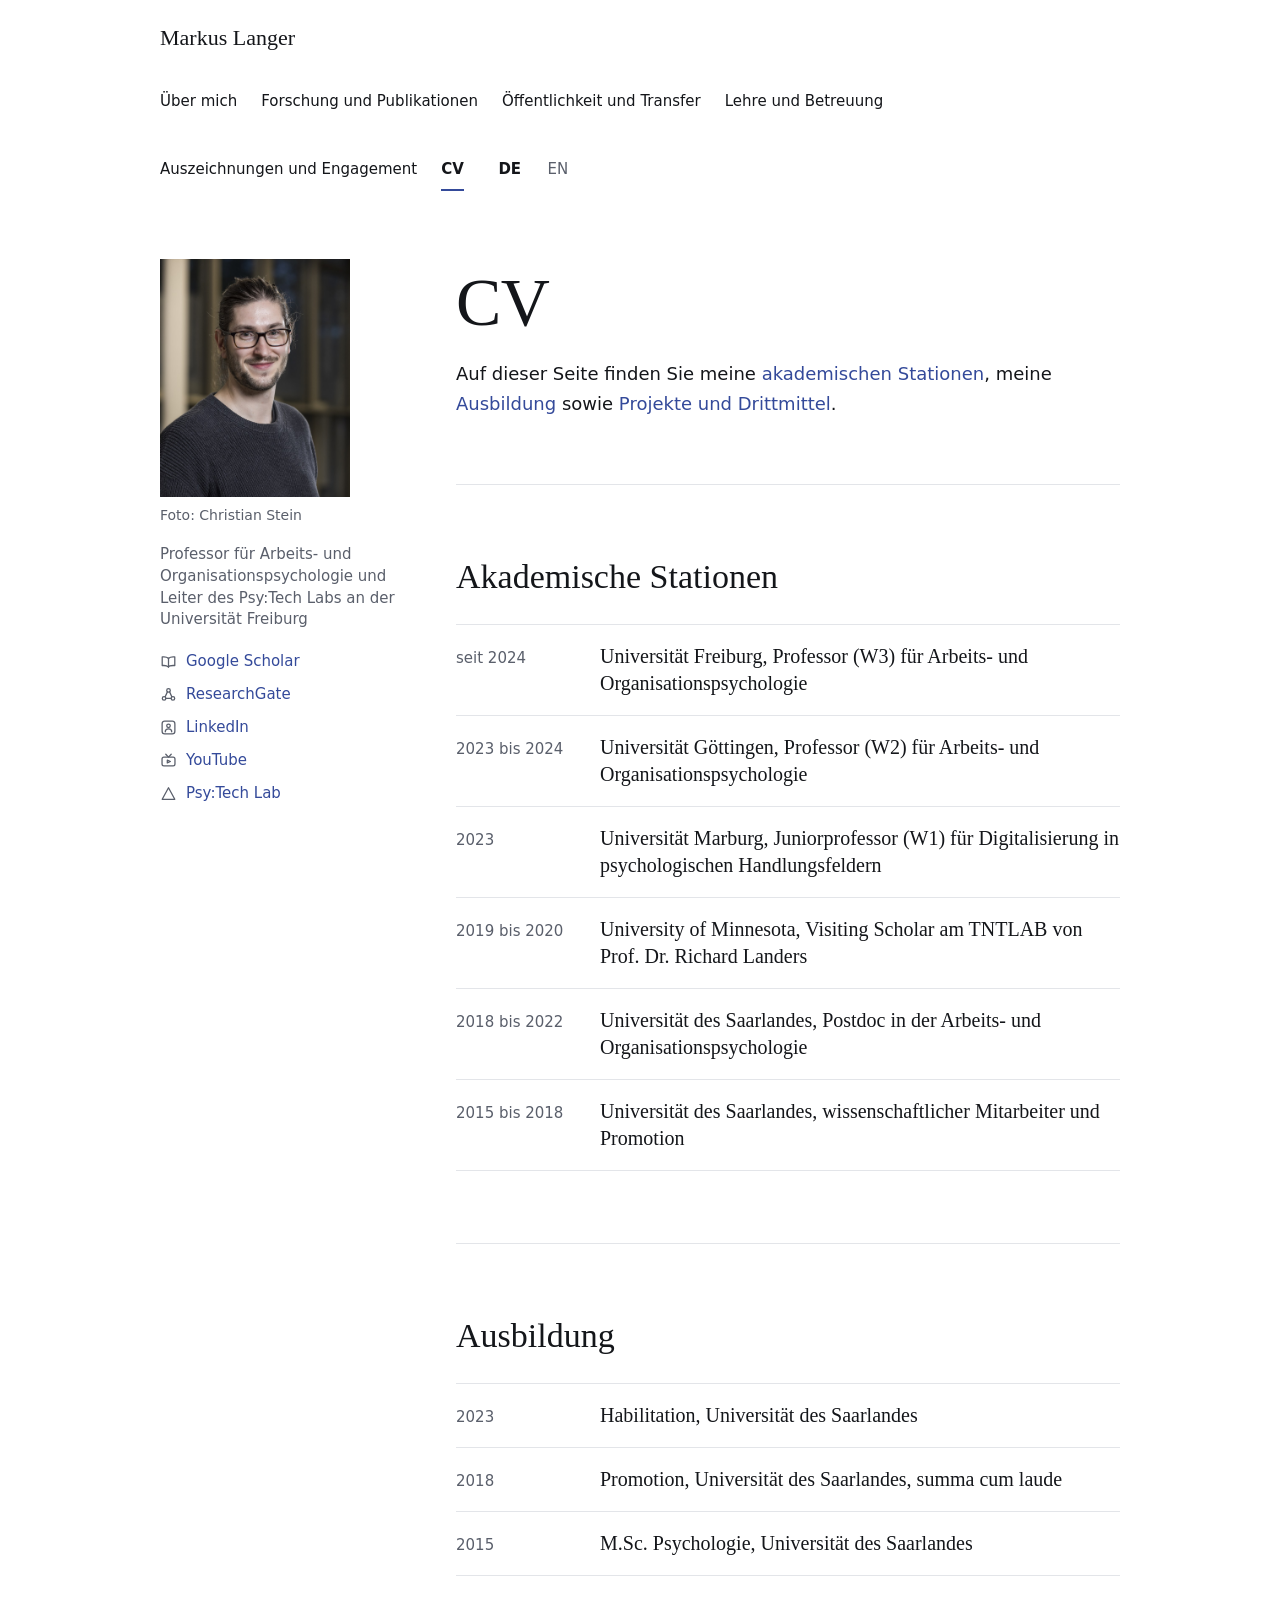
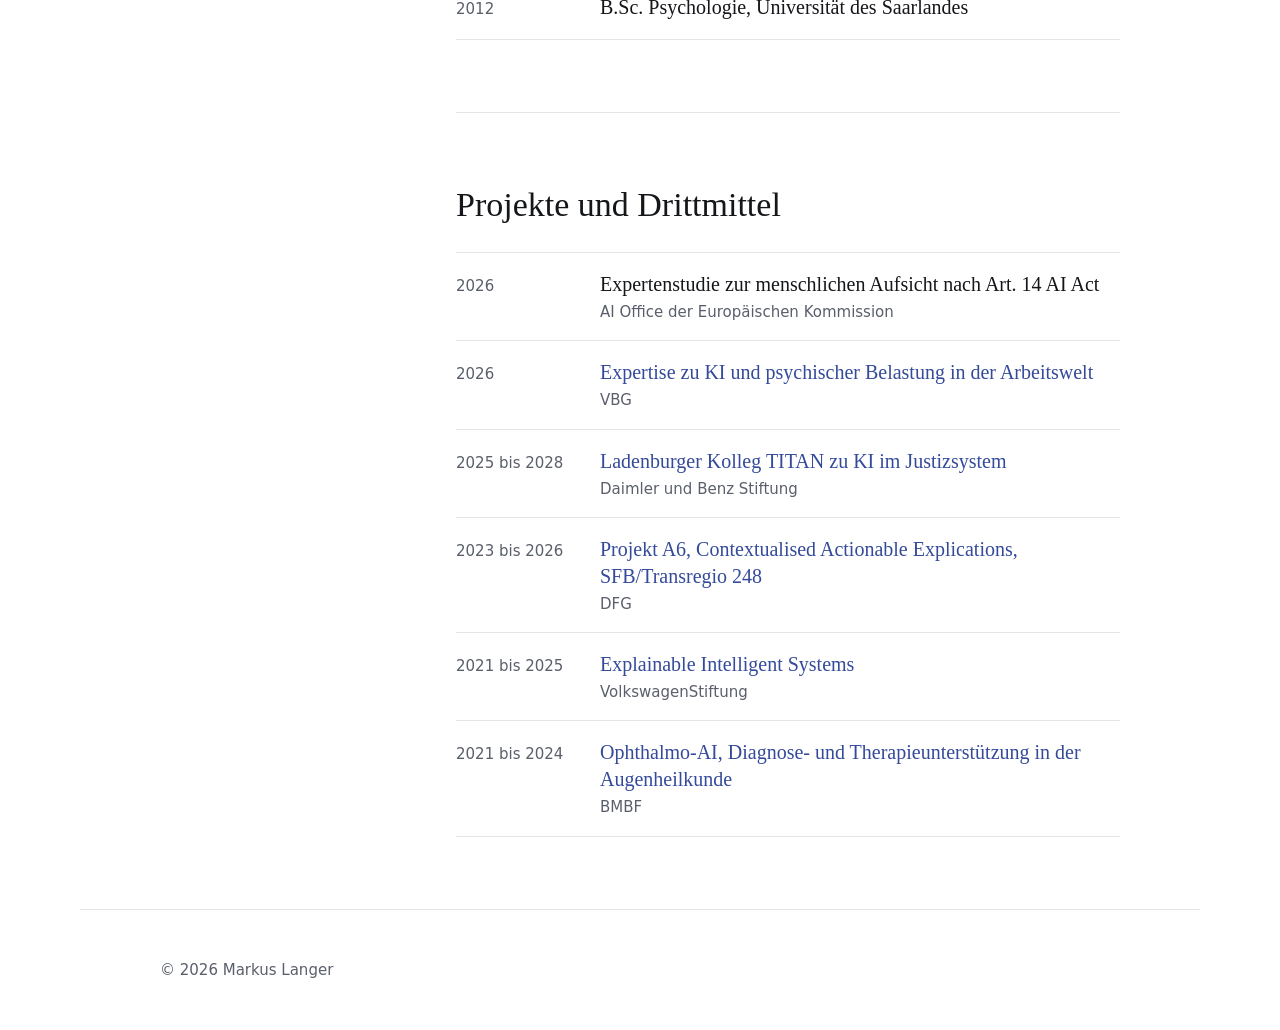
<file: cv.html>
<!doctype html>
<html lang="de">
<head>
<meta charset="utf-8">
<meta name="viewport" content="width=device-width, initial-scale=1">
<title>CV – Markus Langer</title>
<meta name="description" content="Akademische Stationen, Ausbildung und Projekte von Prof. Dr. Markus Langer.">
<link rel="stylesheet" href="styles.css">
<link rel="canonical" href="https://markuslanger.eu/cv.html">
<link rel="alternate" hreflang="de" href="https://markuslanger.eu/cv.html">
<link rel="alternate" hreflang="en" href="https://markuslanger.eu/en/cv.html">
<link rel="alternate" hreflang="x-default" href="https://markuslanger.eu/cv.html">
<meta property="og:type" content="website">
<meta property="og:site_name" content="Markus Langer">
<meta property="og:locale" content="de_DE">
<meta property="og:title" content="CV – Markus Langer">
<meta property="og:description" content="Akademische Stationen, Ausbildung und Projekte von Prof. Dr. Markus Langer.">
<meta property="og:url" content="https://markuslanger.eu/cv.html">
<meta property="og:image" content="https://markuslanger.eu/bilder/markus-langer.jpg">
<meta name="twitter:card" content="summary">
</head>
<body>

<header class="kopf innen">
  <a class="marke" href="index.html">Markus Langer</a>
  <button class="menue-knopf" type="button" aria-expanded="false" aria-controls="hauptmenue" aria-label="Menü"><svg class="icon-auf" viewBox="0 0 24 24" fill="none" stroke="currentColor" stroke-width="1.8" stroke-linecap="round" aria-hidden="true"><path d="M4 7h16M4 12h16M4 17h16"/></svg><svg class="icon-zu" viewBox="0 0 24 24" fill="none" stroke="currentColor" stroke-width="1.8" stroke-linecap="round" aria-hidden="true"><path d="M6 6l12 12M18 6 6 18"/></svg></button>
  <nav class="menue" id="hauptmenue" aria-label="Hauptmenü">
    <a href="index.html">Über mich</a>
    <a href="forschung.html">Forschung und Publikationen</a>
    <a href="oeffentlichkeit.html">Öffentlichkeit und Transfer</a>
    <a href="lehre.html">Lehre und Betreuung</a>
    <a href="community.html">Auszeichnungen und Engagement</a>
    <a href="cv.html" aria-current="page">CV</a>
    <span class="sprachen">
      <a class="aktiv" href="cv.html" aria-label="Deutsch">DE</a>
      <a class="inaktiv" href="en/cv.html" aria-label="English">EN</a>
    </span>
  </nav>
</header>

<div class="seite innen">

  <aside class="profilspalte">
    <img src="bilder/markus-langer.jpg" alt="Porträtfoto von Markus Langer" width="900" height="1125">
    <p class="foto-nachweis">Foto: Christian Stein</p>
    <p class="profil-rolle">Professor für Arbeits- und Organisationspsychologie und Leiter des Psy:Tech Labs an der Universität Freiburg</p>
    <ul class="profil-links">
      <li><svg viewBox="0 0 20 20" fill="none" stroke="currentColor" stroke-width="1.5" stroke-linecap="round" stroke-linejoin="round" aria-hidden="true"><path d="M10 6.3C8.6 5.1 6.9 4.5 4.6 4.5H2.6v10.2h2c2.3 0 4 .6 5.4 1.81.4-1.2 3.1-1.8 5.4-1.8h2V4.5h-2c-2.3 0-4 .6-5.4 1.8z"/><path d="M10 6.3v10.2"/></svg><a href="https://scholar.google.de/citations?user=rA3QS8EAAAAJ&amp;hl=de">Google Scholar</a></li>
      <li><svg viewBox="0 0 20 20" fill="none" stroke="currentColor" stroke-width="1.5" stroke-linecap="round" stroke-linejoin="round" aria-hidden="true"><circle cx="4.8" cy="14.6" r="2.1"/><circle cx="15.2" cy="14.6" r="2.1"/><circle cx="10" cy="5.2" r="2.1"/><path d="M8.7 6.9 6.1 12.6M11.3 6.9l2.6 5.7M6.9 14.6h6.2"/></svg><a href="https://www.researchgate.net/profile/Markus-Langer-3">ResearchGate</a></li>
      <li><svg viewBox="0 0 20 20" fill="none" stroke="currentColor" stroke-width="1.5" stroke-linecap="round" stroke-linejoin="round" aria-hidden="true"><rect x="2.5" y="2.5" width="15" height="15" rx="3"/><circle cx="10" cy="8" r="2.1"/><path d="M6.2 15.1c0-2.1 1.7-3.4 3.8-3.4s3.8 1.3 3.8 3.4"/></svg><a href="https://www.linkedin.com/in/markuslanger/">LinkedIn</a></li>
      <li><svg viewBox="0 0 20 20" fill="none" stroke="currentColor" stroke-width="1.5" stroke-linecap="round" stroke-linejoin="round" aria-hidden="true"><rect x="2.4" y="6" width="15.2" height="10.4" rx="2.2"/><path d="M6.8 2.6 10 6l3.2-3.4"/><path d="M8.6 9.6l3.6 1.6-3.6 1.6z"/></svg><a href="https://www.youtube.com/@psychology-of-ai">YouTube</a></li>
      <li><svg viewBox="0 0 20 20" fill="none" stroke="currentColor" stroke-width="1.5" stroke-linecap="round" stroke-linejoin="round" aria-hidden="true"><path d="M10 3.2 17.4 16.8H2.6z"/></svg><a href="https://uni-freiburg.de/aopsy/">Psy:Tech Lab</a></li>
    </ul>
  </aside>

<main>

<section class="seitenkopf innen">
  <h1>CV</h1>
  <div class="einleitung">
    <p>Auf dieser Seite finden Sie meine <a href="#stationen">akademischen Stationen</a>, meine <a href="#ausbildung">Ausbildung</a> sowie <a href="#projekte">Projekte und Drittmittel</a>.</p>
  </div>
</section>

<section class="abschnitt innen" id="stationen">
  <h2>Akademische Stationen</h2>
  <div class="liste schmal">
    <div class="zeile">
      <div class="wann">seit 2024</div>
      <div class="was">Universität Freiburg, Professor (W3) für Arbeits- und Organisationspsychologie</div>
    </div>
    <div class="zeile">
      <div class="wann">2023 bis 2024</div>
      <div class="was">Universität Göttingen, Professor (W2) für Arbeits- und Organisationspsychologie</div>
    </div>
    <div class="zeile">
      <div class="wann">2023</div>
      <div class="was">Universität Marburg, Juniorprofessor (W1) für Digitalisierung in psychologischen Handlungsfeldern</div>
    </div>
    <div class="zeile">
      <div class="wann">2019 bis 2020</div>
      <div class="was">University of Minnesota, Visiting Scholar am TNTLAB von Prof. Dr. Richard Landers</div>
    </div>
    <div class="zeile">
      <div class="wann">2018 bis 2022</div>
      <div class="was">Universität des Saarlandes, Postdoc in der Arbeits- und Organisationspsychologie</div>
    </div>
    <div class="zeile">
      <div class="wann">2015 bis 2018</div>
      <div class="was">Universität des Saarlandes, wissenschaftlicher Mitarbeiter und Promotion</div>
    </div>
  </div>
</section>

<section class="abschnitt innen" id="ausbildung">
  <h2>Ausbildung</h2>
  <div class="liste schmal">
    <div class="zeile">
      <div class="wann">2023</div>
      <div class="was">Habilitation, Universität des Saarlandes</div>
    </div>
    <div class="zeile">
      <div class="wann">2018</div>
      <div class="was">Promotion, Universität des Saarlandes, summa cum laude</div>
    </div>
    <div class="zeile">
      <div class="wann">2015</div>
      <div class="was">M.Sc. Psychologie, Universität des Saarlandes</div>
    </div>
    <div class="zeile">
      <div class="wann">2012</div>
      <div class="was">B.Sc. Psychologie, Universität des Saarlandes</div>
    </div>
  </div>
</section>

<section class="abschnitt innen" id="projekte">
  <h2>Projekte und Drittmittel</h2>
  <div class="liste schmal">
    <div class="zeile">
      <div class="wann">2026</div>
      <div class="was">Expertenstudie zur menschlichen Aufsicht nach Art. 14 AI Act
        <span class="wo">AI Office der Europäischen Kommission</span>
      </div>
    </div>
    <div class="zeile">
      <div class="wann">2026</div>
      <div class="was"><a href="https://doi.org/10.31234/osf.io/a4svx_v1">Expertise zu KI und psychischer Belastung in der Arbeitswelt</a>
        <span class="wo">VBG</span>
      </div>
    </div>
    <div class="zeile">
      <div class="wann">2025 bis 2028</div>
      <div class="was"><a href="https://uni-freiburg.de/kuenstliche-intelligenz-in-der-justiz/">Ladenburger Kolleg TITAN zu KI im Justizsystem</a>
        <span class="wo">Daimler und Benz Stiftung</span>
      </div>
    </div>
    <div class="zeile">
      <div class="wann">2023 bis 2026</div>
      <div class="was"><a href="https://www.perspicuous-computing.science/">Projekt A6, Contextualised Actionable Explications, SFB/Transregio 248</a>
        <span class="wo">DFG</span>
      </div>
    </div>
    <div class="zeile">
      <div class="wann">2021 bis 2025</div>
      <div class="was"><a href="https://explainable-intelligent.systems/">Explainable Intelligent Systems</a>
        <span class="wo">VolkswagenStiftung</span>
      </div>
    </div>
    <div class="zeile">
      <div class="wann">2021 bis 2024</div>
      <div class="was"><a href="https://www.interaktive-technologien.de/projekte/ophthalmo-ai">Ophthalmo-AI, Diagnose- und Therapieunterstützung in der Augenheilkunde</a>
        <span class="wo">BMBF</span>
      </div>
    </div>
  </div>
</section>

</main>

</div>

<footer class="fuss innen">
  <div>© 2026 Markus Langer</div>
</footer>

<script src="menue.js"></script>
</body>
</html>
</file>
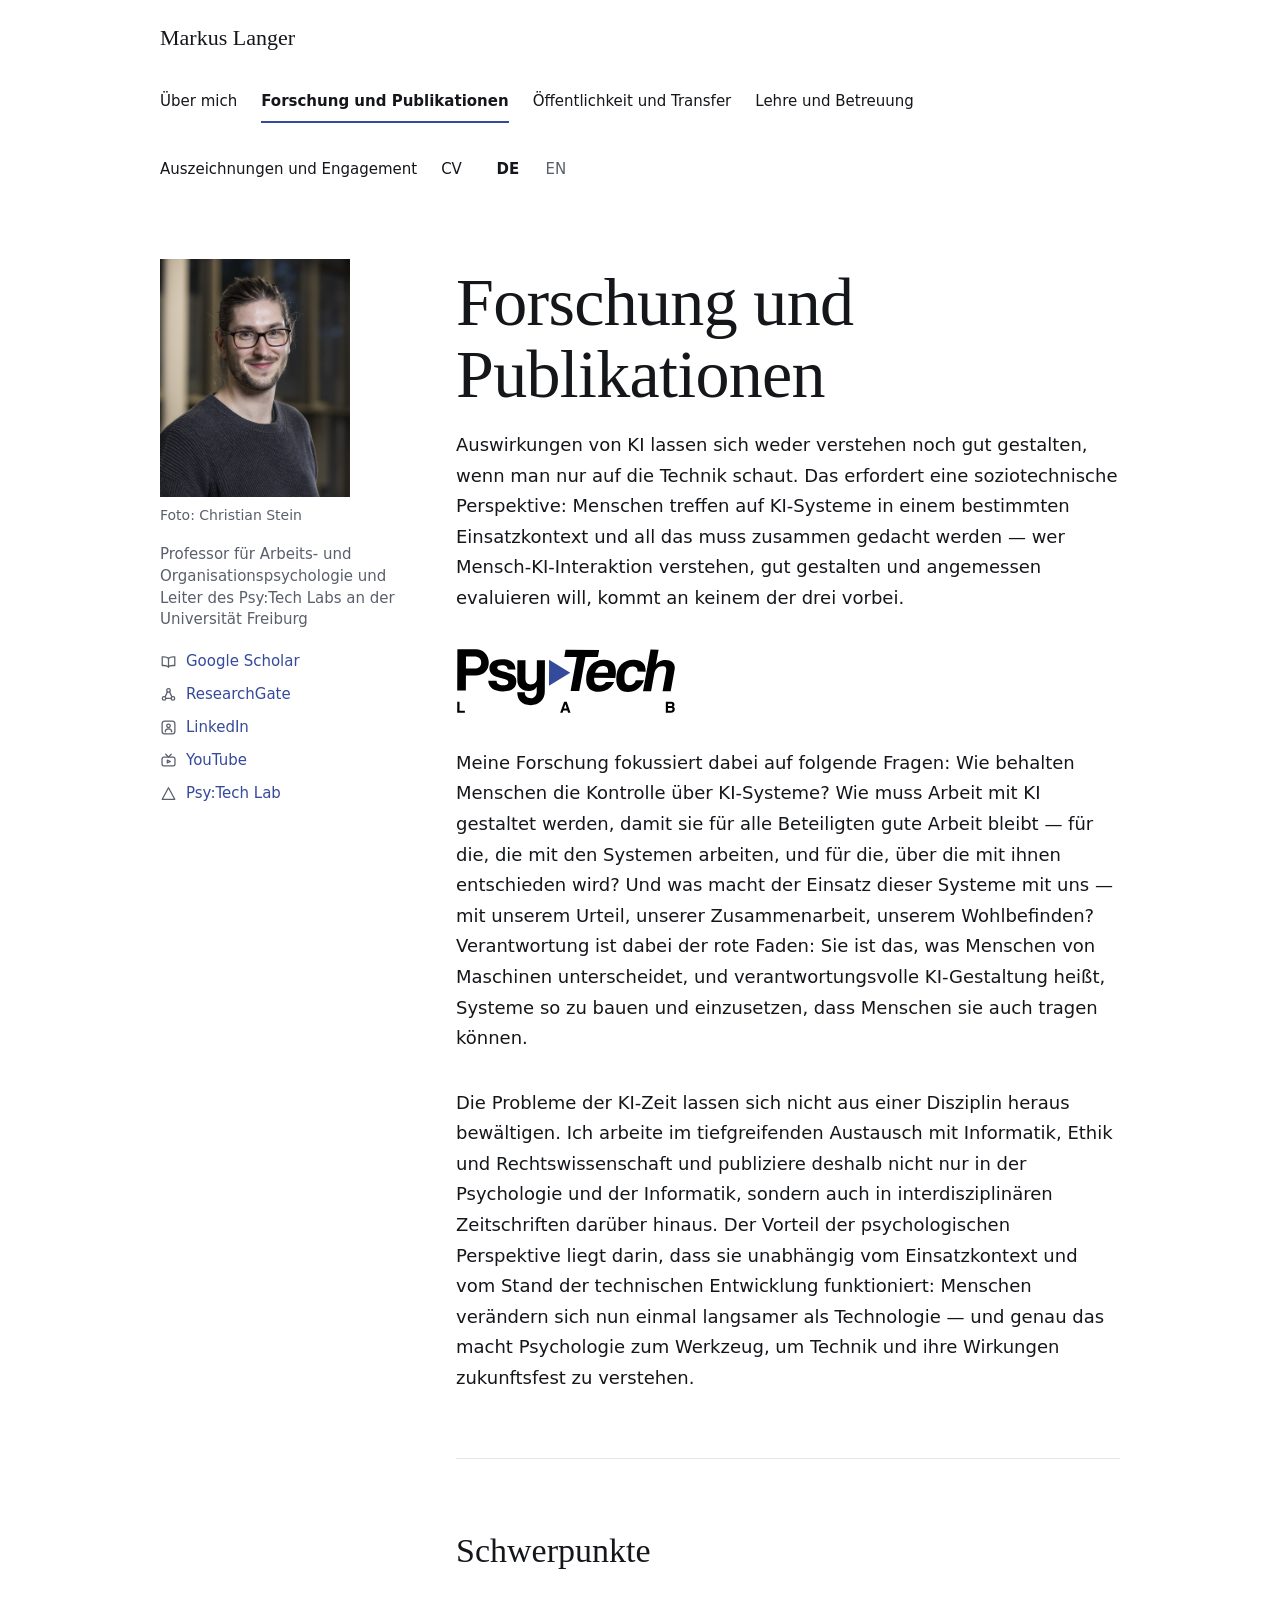
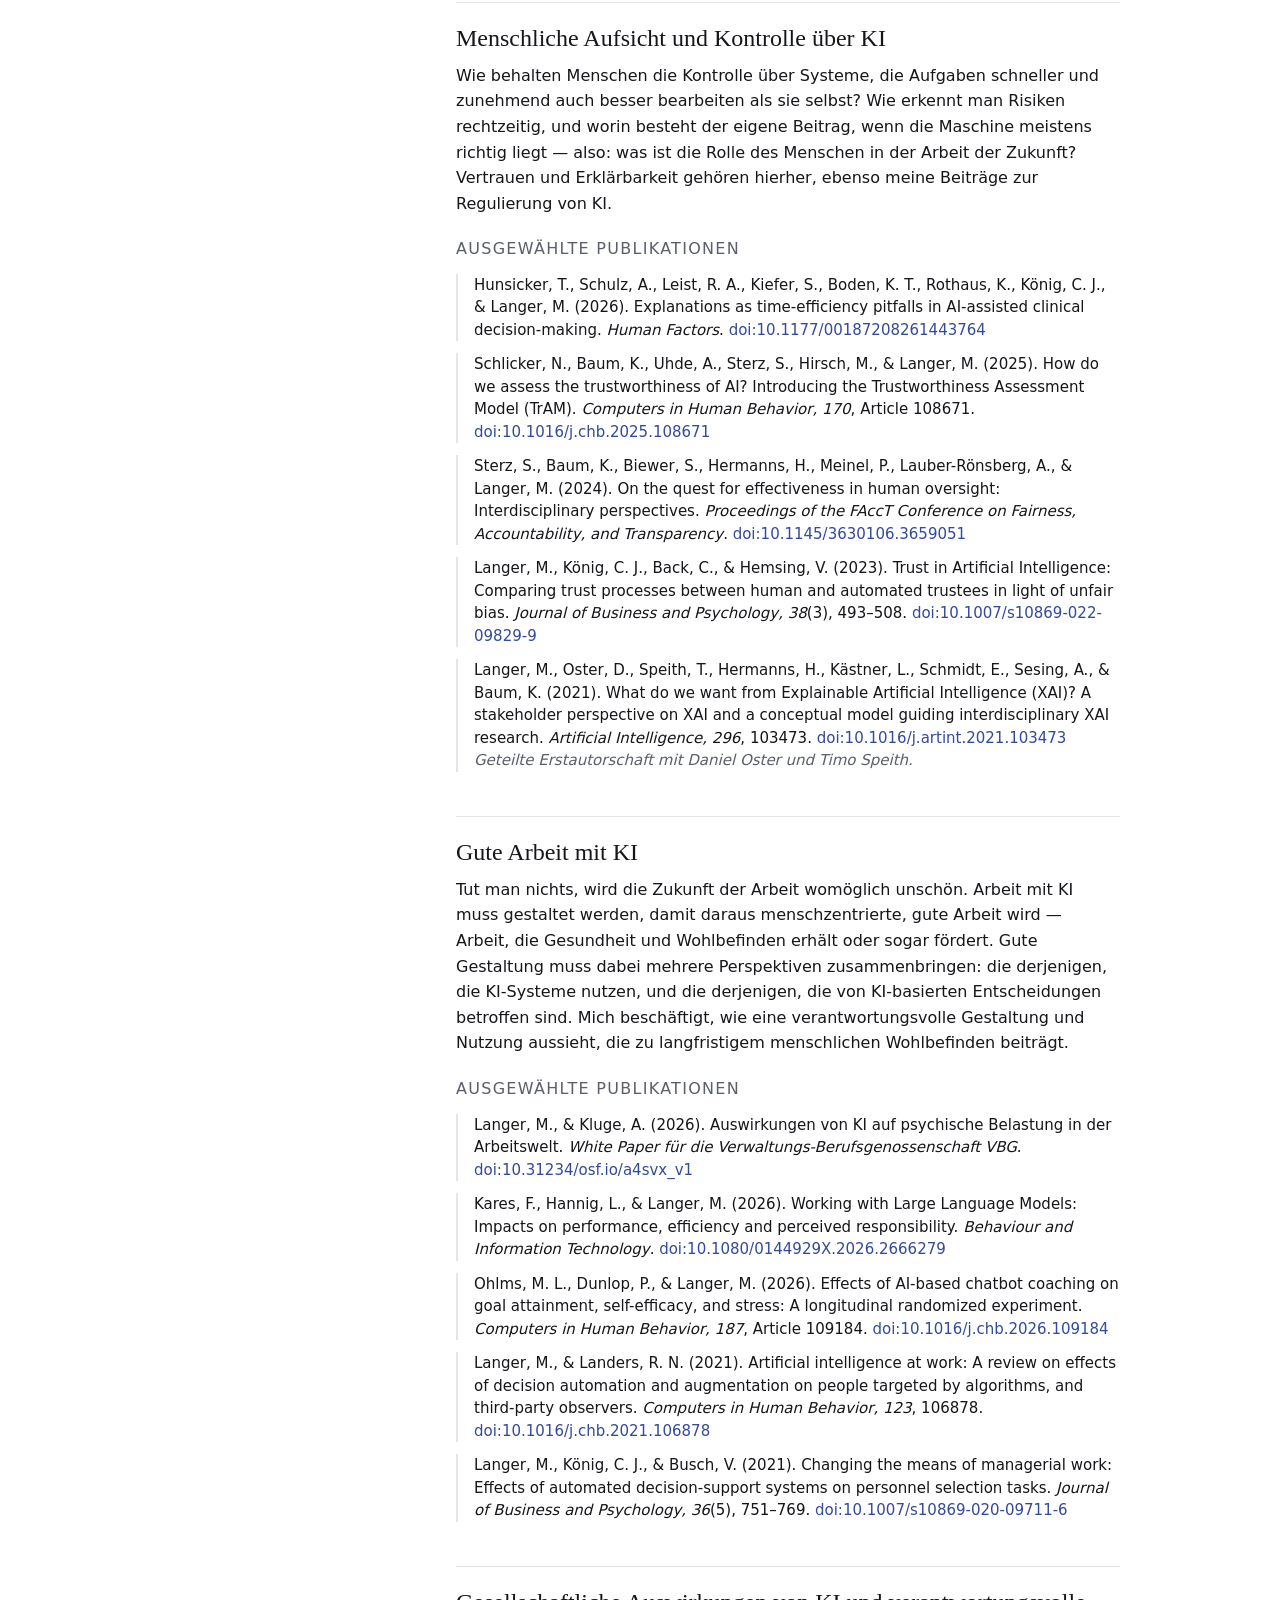
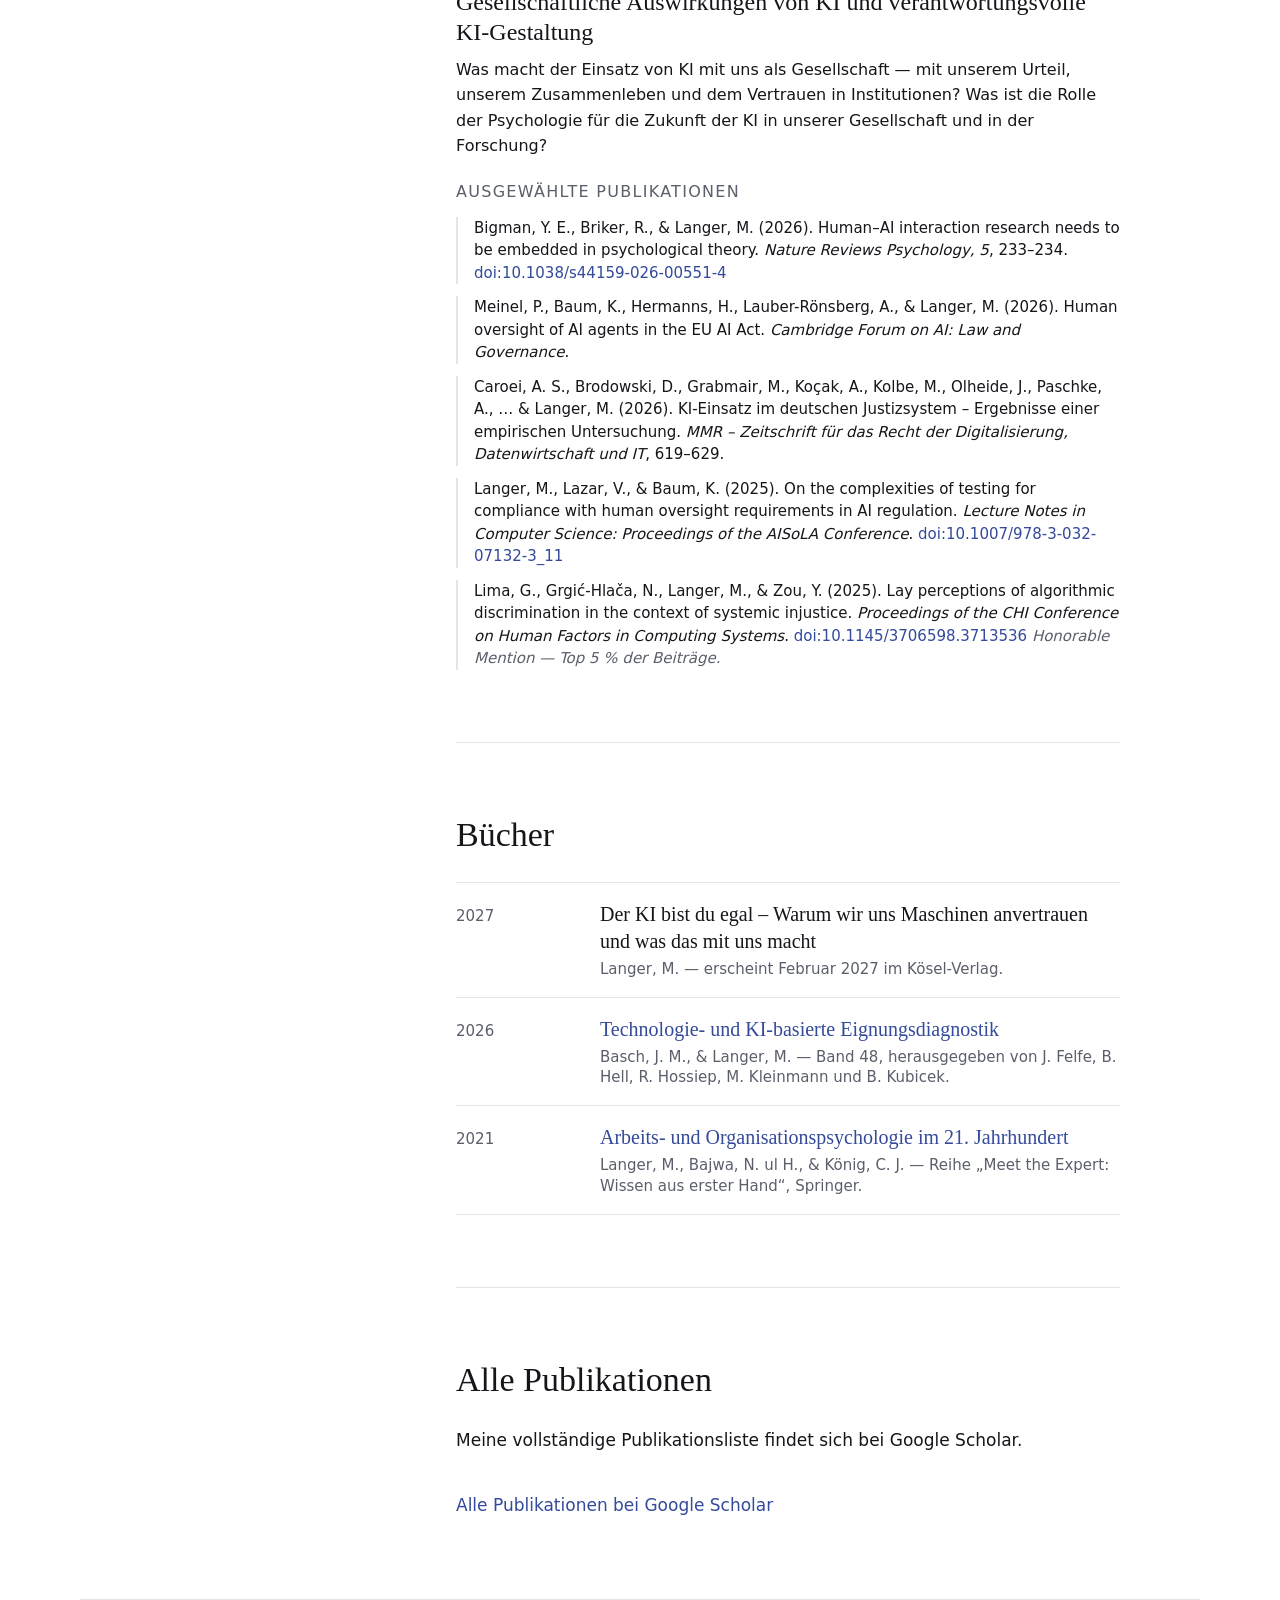
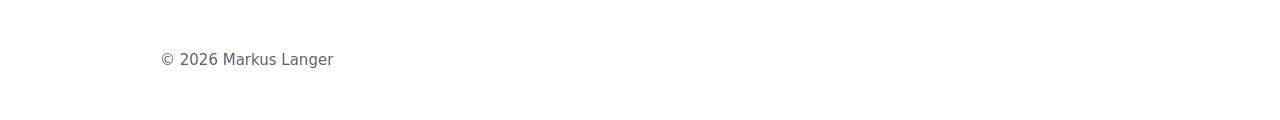
<file: forschung.html>
<!doctype html>
<html lang="de">
<head>
<meta charset="utf-8">
<meta name="viewport" content="width=device-width, initial-scale=1">
<title>Forschung und Publikationen – Markus Langer</title>
<meta name="description" content="Forschungsschwerpunkte und ausgewählte Publikationen von Prof. Dr. Markus Langer.">
<link rel="stylesheet" href="styles.css">
<link rel="canonical" href="https://markuslanger.eu/forschung.html">
<link rel="alternate" hreflang="de" href="https://markuslanger.eu/forschung.html">
<link rel="alternate" hreflang="en" href="https://markuslanger.eu/en/research.html">
<link rel="alternate" hreflang="x-default" href="https://markuslanger.eu/forschung.html">
<meta property="og:type" content="website">
<meta property="og:site_name" content="Markus Langer">
<meta property="og:locale" content="de_DE">
<meta property="og:title" content="Forschung und Publikationen – Markus Langer">
<meta property="og:description" content="Forschungsschwerpunkte und ausgewählte Publikationen von Prof. Dr. Markus Langer.">
<meta property="og:url" content="https://markuslanger.eu/forschung.html">
<meta property="og:image" content="https://markuslanger.eu/bilder/markus-langer.jpg">
<meta name="twitter:card" content="summary">
</head>
<body>

<header class="kopf innen">
  <a class="marke" href="index.html">Markus Langer</a>
  <button class="menue-knopf" type="button" aria-expanded="false" aria-controls="hauptmenue" aria-label="Menü"><svg class="icon-auf" viewBox="0 0 24 24" fill="none" stroke="currentColor" stroke-width="1.8" stroke-linecap="round" aria-hidden="true"><path d="M4 7h16M4 12h16M4 17h16"/></svg><svg class="icon-zu" viewBox="0 0 24 24" fill="none" stroke="currentColor" stroke-width="1.8" stroke-linecap="round" aria-hidden="true"><path d="M6 6l12 12M18 6 6 18"/></svg></button>
  <nav class="menue" id="hauptmenue" aria-label="Hauptmenü">
    <a href="index.html">Über mich</a>
    <a href="forschung.html" aria-current="page">Forschung und Publikationen</a>
    <a href="oeffentlichkeit.html">Öffentlichkeit und Transfer</a>
    <a href="lehre.html">Lehre und Betreuung</a>
    <a href="community.html">Auszeichnungen und Engagement</a>
    <a href="cv.html">CV</a>
    <span class="sprachen">
      <a class="aktiv" href="forschung.html" aria-label="Deutsch">DE</a>
      <a class="inaktiv" href="en/research.html" aria-label="English">EN</a>
    </span>
  </nav>
</header>

<div class="seite innen">

  <aside class="profilspalte">
    <img src="bilder/markus-langer.jpg" alt="Porträtfoto von Markus Langer" width="900" height="1125">
    <p class="foto-nachweis">Foto: Christian Stein</p>
    <p class="profil-rolle">Professor für Arbeits- und Organisationspsychologie und Leiter des Psy:Tech Labs an der Universität Freiburg</p>
    <ul class="profil-links">
      <li><svg viewBox="0 0 20 20" fill="none" stroke="currentColor" stroke-width="1.5" stroke-linecap="round" stroke-linejoin="round" aria-hidden="true"><path d="M10 6.3C8.6 5.1 6.9 4.5 4.6 4.5H2.6v10.2h2c2.3 0 4 .6 5.4 1.81.4-1.2 3.1-1.8 5.4-1.8h2V4.5h-2c-2.3 0-4 .6-5.4 1.8z"/><path d="M10 6.3v10.2"/></svg><a href="https://scholar.google.de/citations?user=rA3QS8EAAAAJ&amp;hl=de">Google Scholar</a></li>
      <li><svg viewBox="0 0 20 20" fill="none" stroke="currentColor" stroke-width="1.5" stroke-linecap="round" stroke-linejoin="round" aria-hidden="true"><circle cx="4.8" cy="14.6" r="2.1"/><circle cx="15.2" cy="14.6" r="2.1"/><circle cx="10" cy="5.2" r="2.1"/><path d="M8.7 6.9 6.1 12.6M11.3 6.9l2.6 5.7M6.9 14.6h6.2"/></svg><a href="https://www.researchgate.net/profile/Markus-Langer-3">ResearchGate</a></li>
      <li><svg viewBox="0 0 20 20" fill="none" stroke="currentColor" stroke-width="1.5" stroke-linecap="round" stroke-linejoin="round" aria-hidden="true"><rect x="2.5" y="2.5" width="15" height="15" rx="3"/><circle cx="10" cy="8" r="2.1"/><path d="M6.2 15.1c0-2.1 1.7-3.4 3.8-3.4s3.8 1.3 3.8 3.4"/></svg><a href="https://www.linkedin.com/in/markuslanger/">LinkedIn</a></li>
      <li><svg viewBox="0 0 20 20" fill="none" stroke="currentColor" stroke-width="1.5" stroke-linecap="round" stroke-linejoin="round" aria-hidden="true"><rect x="2.4" y="6" width="15.2" height="10.4" rx="2.2"/><path d="M6.8 2.6 10 6l3.2-3.4"/><path d="M8.6 9.6l3.6 1.6-3.6 1.6z"/></svg><a href="https://www.youtube.com/@psychology-of-ai">YouTube</a></li>
      <li><svg viewBox="0 0 20 20" fill="none" stroke="currentColor" stroke-width="1.5" stroke-linecap="round" stroke-linejoin="round" aria-hidden="true"><path d="M10 3.2 17.4 16.8H2.6z"/></svg><a href="https://uni-freiburg.de/aopsy/">Psy:Tech Lab</a></li>
    </ul>
  </aside>

<main>

<section class="seitenkopf innen">
  <h1>Forschung und Publikationen</h1>
  <div class="einleitung">
    <p>Auswirkungen von KI lassen sich weder verstehen noch gut gestalten, wenn man nur auf die Technik schaut. Das erfordert eine soziotechnische Perspektive: Menschen treffen auf KI-Systeme in einem bestimmten Einsatzkontext und all das muss zusammen gedacht werden — wer Mensch-KI-Interaktion verstehen, gut gestalten und angemessen evaluieren will, kommt an keinem der drei vorbei.</p>
    <a class="lab-logo" href="https://uni-freiburg.de/aopsy/"><img src="bilder/psytech-logo.svg" alt="Psy:Tech Lab, Universität Freiburg" width="3720" height="1120"></a>
    <p>Meine Forschung fokussiert dabei auf folgende Fragen: Wie behalten Menschen die Kontrolle über KI-Systeme? Wie muss Arbeit mit KI gestaltet werden, damit sie für alle Beteiligten gute Arbeit bleibt — für die, die mit den Systemen arbeiten, und für die, über die mit ihnen entschieden wird? Und was macht der Einsatz dieser Systeme mit uns — mit unserem Urteil, unserer Zusammenarbeit, unserem Wohlbefinden? Verantwortung ist dabei der rote Faden: Sie ist das, was Menschen von Maschinen unterscheidet, und verantwortungsvolle KI-Gestaltung heißt, Systeme so zu bauen und einzusetzen, dass Menschen sie auch tragen können.</p>
    <p>Die Probleme der KI-Zeit lassen sich nicht aus einer Disziplin heraus bewältigen. Ich arbeite im tiefgreifenden Austausch mit Informatik, Ethik und Rechtswissenschaft und publiziere deshalb nicht nur in der Psychologie und der Informatik, sondern auch in interdisziplinären Zeitschriften darüber hinaus. Der Vorteil der psychologischen Perspektive liegt darin, dass sie unabhängig vom Einsatzkontext und vom Stand der technischen Entwicklung funktioniert: Menschen verändern sich nun einmal langsamer als Technologie — und genau das macht Psychologie zum Werkzeug, um Technik und ihre Wirkungen zukunftsfest zu verstehen.</p>
  </div>
</section>

<section class="abschnitt innen" id="schwerpunkte">
  <h2>Schwerpunkte</h2>
    <div class="saeulen" style="margin-top: 32px;">

      <div class="saeule">
        <h3>Menschliche Aufsicht und Kontrolle über KI</h3>
        <p>Wie behalten Menschen die Kontrolle über Systeme, die Aufgaben schneller und zunehmend auch besser bearbeiten als sie selbst? Wie erkennt man Risiken rechtzeitig, und worin besteht der eigene Beitrag, wenn die Maschine meistens richtig liegt — also: was ist die Rolle des Menschen in der Arbeit der Zukunft? Vertrauen und Erklärbarkeit gehören hierher, ebenso meine Beiträge zur Regulierung von KI.</p>
        <p class="auswahl-label">Ausgewählte Publikationen</p>
        <ul class="publikationen">
          <li>Hunsicker, T., Schulz, A., Leist, R. A., Kiefer, S., Boden, K. T., Rothaus, K., König, C. J., &amp; Langer, M. (2026). Explanations as time-efficiency pitfalls in AI-assisted clinical decision-making. <em>Human Factors</em>. <a href="https://doi.org/10.1177/00187208261443764">doi:10.1177/00187208261443764</a></li>
          <li>Schlicker, N., Baum, K., Uhde, A., Sterz, S., Hirsch, M., &amp; Langer, M. (2025). How do we assess the trustworthiness of AI? Introducing the Trustworthiness Assessment Model (TrAM). <em>Computers in Human Behavior, 170</em>, Article 108671. <a href="https://doi.org/10.1016/j.chb.2025.108671">doi:10.1016/j.chb.2025.108671</a></li>
          <li>Sterz, S., Baum, K., Biewer, S., Hermanns, H., Meinel, P., Lauber-Rönsberg, A., &amp; Langer, M. (2024). On the quest for effectiveness in human oversight: Interdisciplinary perspectives. <em>Proceedings of the FAccT Conference on Fairness, Accountability, and Transparency</em>. <a href="https://doi.org/10.1145/3630106.3659051">doi:10.1145/3630106.3659051</a></li>
          <li>Langer, M., König, C. J., Back, C., &amp; Hemsing, V. (2023). Trust in Artificial Intelligence: Comparing trust processes between human and automated trustees in light of unfair bias. <em>Journal of Business and Psychology, 38</em>(3), 493–508. <a href="https://doi.org/10.1007/s10869-022-09829-9">doi:10.1007/s10869-022-09829-9</a></li>
          <li>Langer, M., Oster, D., Speith, T., Hermanns, H., Kästner, L., Schmidt, E., Sesing, A., &amp; Baum, K. (2021). What do we want from Explainable Artificial Intelligence (XAI)? A stakeholder perspective on XAI and a conceptual model guiding interdisciplinary XAI research. <em>Artificial Intelligence, 296</em>, 103473. <a href="https://doi.org/10.1016/j.artint.2021.103473">doi:10.1016/j.artint.2021.103473</a> <span class="notiz">Geteilte Erstautorschaft mit Daniel Oster und Timo Speith.</span></li>
        </ul>
      </div>

      <div class="saeule">
        <h3>Gute Arbeit mit KI</h3>
        <p>Tut man nichts, wird die Zukunft der Arbeit womöglich unschön. Arbeit mit KI muss gestaltet werden, damit daraus menschzentrierte, gute Arbeit wird — Arbeit, die Gesundheit und Wohlbefinden erhält oder sogar fördert. Gute Gestaltung muss dabei mehrere Perspektiven zusammenbringen: die derjenigen, die KI-Systeme nutzen, und die derjenigen, die von KI-basierten Entscheidungen betroffen sind. Mich beschäftigt, wie eine verantwortungsvolle Gestaltung und Nutzung aussieht, die zu langfristigem menschlichen Wohlbefinden beiträgt.</p>
        <p class="auswahl-label">Ausgewählte Publikationen</p>
        <ul class="publikationen">
          <li>Langer, M., &amp; Kluge, A. (2026). Auswirkungen von KI auf psychische Belastung in der Arbeitswelt. <em>White Paper für die Verwaltungs-Berufsgenossenschaft VBG</em>. <a href="https://doi.org/10.31234/osf.io/a4svx_v1">doi:10.31234/osf.io/a4svx_v1</a></li>
          <li>Kares, F., Hannig, L., &amp; Langer, M. (2026). Working with Large Language Models: Impacts on performance, efficiency and perceived responsibility. <em>Behaviour and Information Technology</em>. <a href="https://doi.org/10.1080/0144929X.2026.2666279">doi:10.1080/0144929X.2026.2666279</a></li>
          <li>Ohlms, M. L., Dunlop, P., &amp; Langer, M. (2026). Effects of AI-based chatbot coaching on goal attainment, self-efficacy, and stress: A longitudinal randomized experiment. <em>Computers in Human Behavior, 187</em>, Article 109184. <a href="https://doi.org/10.1016/j.chb.2026.109184">doi:10.1016/j.chb.2026.109184</a></li>
          <li>Langer, M., &amp; Landers, R. N. (2021). Artificial intelligence at work: A review on effects of decision automation and augmentation on people targeted by algorithms, and third-party observers. <em>Computers in Human Behavior, 123</em>, 106878. <a href="https://doi.org/10.1016/j.chb.2021.106878">doi:10.1016/j.chb.2021.106878</a></li>
          <li>Langer, M., König, C. J., &amp; Busch, V. (2021). Changing the means of managerial work: Effects of automated decision-support systems on personnel selection tasks. <em>Journal of Business and Psychology, 36</em>(5), 751–769. <a href="https://doi.org/10.1007/s10869-020-09711-6">doi:10.1007/s10869-020-09711-6</a></li>
        </ul>
      </div>

      <div class="saeule">
        <h3>Gesellschaftliche Auswirkungen von KI und verantwortungsvolle KI-Gestaltung</h3>
        <p>Was macht der Einsatz von KI mit uns als Gesellschaft — mit unserem Urteil, unserem Zusammenleben und dem Vertrauen in Institutionen? Was ist die Rolle der Psychologie für die Zukunft der KI in unserer Gesellschaft und in der Forschung?</p>
        <p class="auswahl-label">Ausgewählte Publikationen</p>
        <ul class="publikationen">
          <li>Bigman, Y. E., Briker, R., &amp; Langer, M. (2026). Human–AI interaction research needs to be embedded in psychological theory. <em>Nature Reviews Psychology, 5</em>, 233–234. <a href="https://doi.org/10.1038/s44159-026-00551-4">doi:10.1038/s44159-026-00551-4</a></li>
          <li>Meinel, P., Baum, K., Hermanns, H., Lauber-Rönsberg, A., &amp; Langer, M. (2026). Human oversight of AI agents in the EU AI Act. <em>Cambridge Forum on AI: Law and Governance</em>.</li>
          <li>Caroei, A. S., Brodowski, D., Grabmair, M., Koçak, A., Kolbe, M., Olheide, J., Paschke, A., … &amp; Langer, M. (2026). KI-Einsatz im deutschen Justizsystem – Ergebnisse einer empirischen Untersuchung. <em>MMR – Zeitschrift für das Recht der Digitalisierung, Datenwirtschaft und IT</em>, 619–629.</li>
          <li>Langer, M., Lazar, V., &amp; Baum, K. (2025). On the complexities of testing for compliance with human oversight requirements in AI regulation. <em>Lecture Notes in Computer Science: Proceedings of the AISoLA Conference</em>. <a href="https://doi.org/10.1007/978-3-032-07132-3_11">doi:10.1007/978-3-032-07132-3_11</a></li>
          <li>Lima, G., Grgić-Hlača, N., Langer, M., &amp; Zou, Y. (2025). Lay perceptions of algorithmic discrimination in the context of systemic injustice. <em>Proceedings of the CHI Conference on Human Factors in Computing Systems</em>. <a href="https://doi.org/10.1145/3706598.3713536">doi:10.1145/3706598.3713536</a> <span class="notiz">Honorable Mention — Top 5 % der Beiträge.</span></li>
        </ul>
      </div>

    </div>

</section>

<section class="abschnitt innen" id="buecher">
  <h2>Bücher</h2>
  <div class="liste schmal">
    <div class="zeile">
      <div class="wann">2027</div>
      <div class="was">Der KI bist du egal – Warum wir uns Maschinen anvertrauen und was das mit uns macht
        <span class="wo">Langer, M. — erscheint Februar 2027 im Kösel-Verlag.</span>
      </div>
    </div>
    <div class="zeile">
      <div class="wann">2026</div>
      <div class="was"><a href="https://www.hogrefe.com/de/shop/technologie-und-ki-basierte-eignungsdiagnostik-101797.html">Technologie- und KI-basierte Eignungsdiagnostik</a>
        <span class="wo">Basch, J. M., &amp; Langer, M. — Band 48, herausgegeben von J. Felfe, B. Hell, R. Hossiep, M. Kleinmann und B. Kubicek.</span>
      </div>
    </div>
    <div class="zeile">
      <div class="wann">2021</div>
      <div class="was"><a href="https://link.springer.com/book/10.1007/978-3-658-30838-4">Arbeits- und Organisationspsychologie im 21. Jahrhundert</a>
        <span class="wo">Langer, M., Bajwa, N. ul H., &amp; König, C. J. — Reihe „Meet the Expert: Wissen aus erster Hand“, Springer.</span>
      </div>
    </div>
  </div>
</section>

<section class="abschnitt innen" id="publikationen">
  <h2>Alle Publikationen</h2>
  <p>Meine vollständige Publikationsliste findet sich bei Google Scholar.</p>
  <a class="weiter" href="https://scholar.google.de/citations?user=rA3QS8EAAAAJ&amp;hl=de">Alle Publikationen bei Google Scholar</a>
</section>


</main>

</div>

<footer class="fuss innen">
  <div>© 2026 Markus Langer</div>
</footer>

<script src="menue.js"></script>
</body>
</html>
</file>
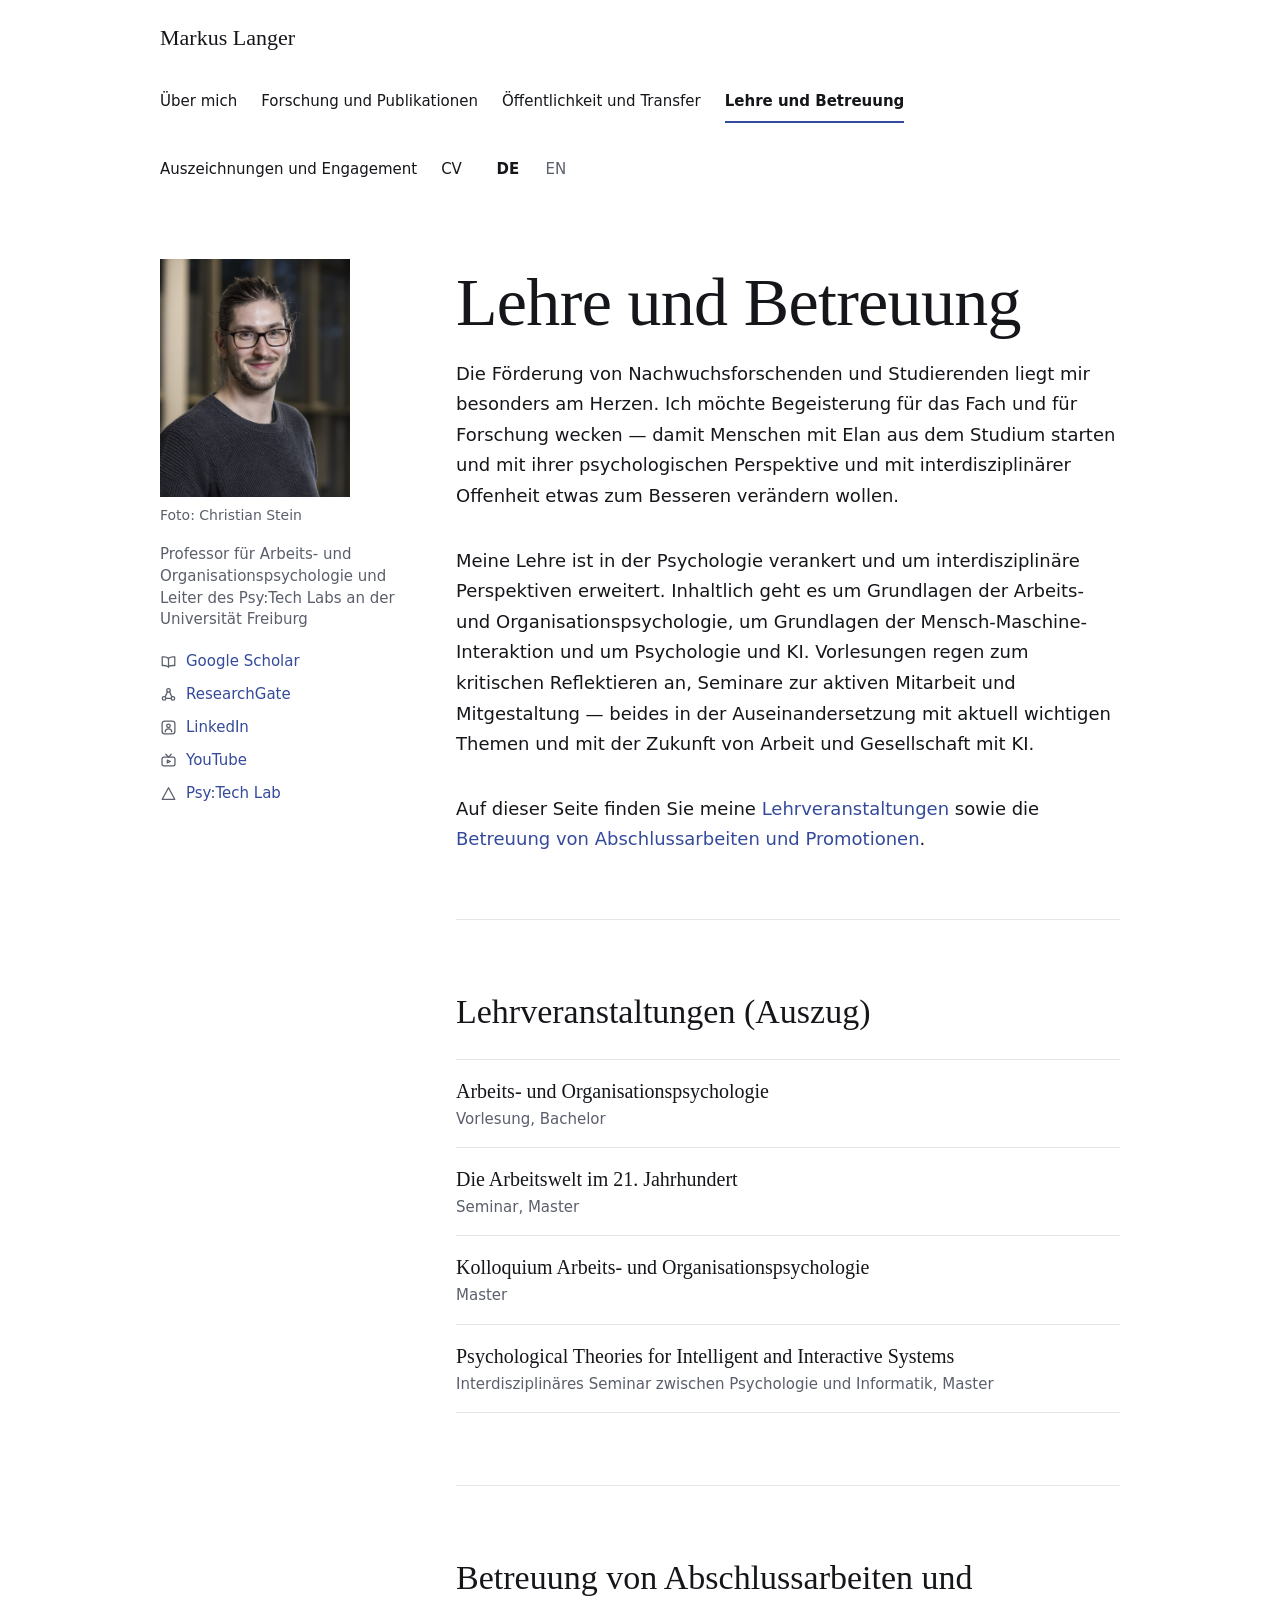
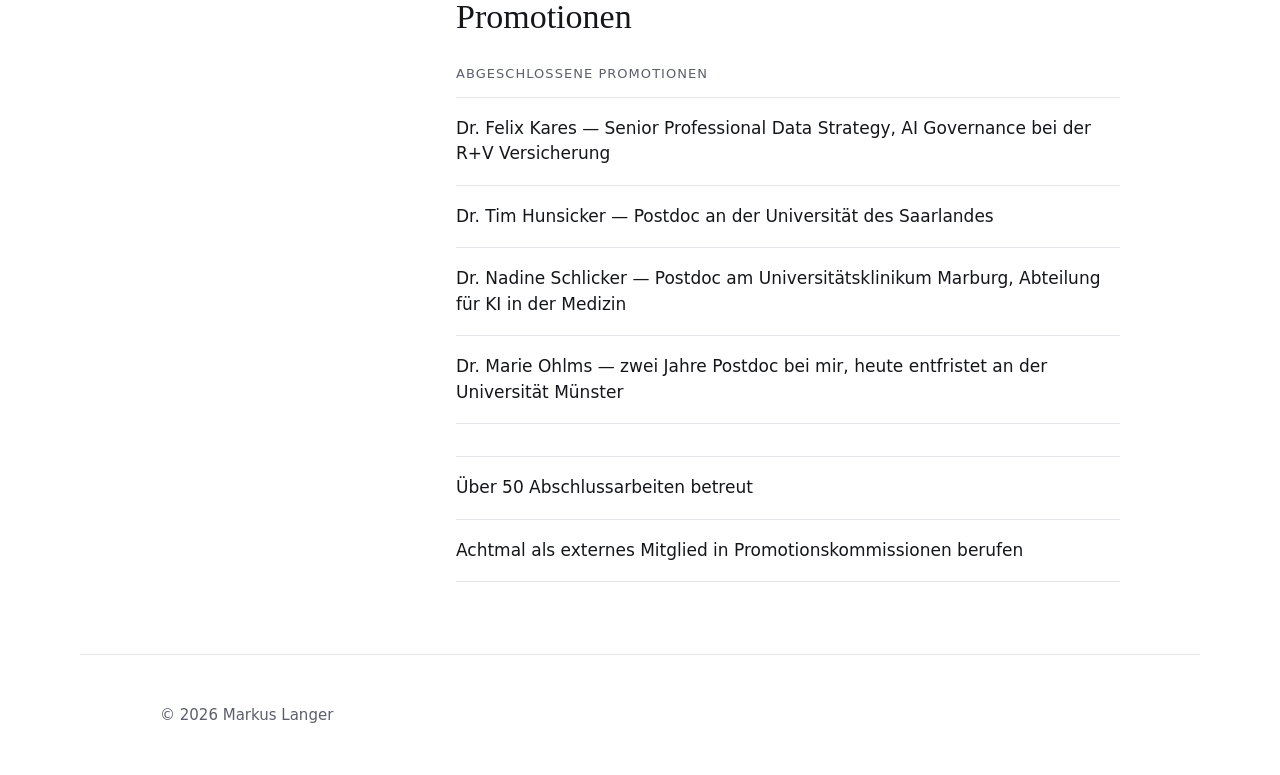
<file: lehre.html>
<!doctype html>
<html lang="de">
<head>
<meta charset="utf-8">
<meta name="viewport" content="width=device-width, initial-scale=1">
<title>Lehre und Betreuung – Markus Langer</title>
<meta name="description" content="Nachwuchsförderung, Lehrveranstaltungen und Betreuung von Abschlussarbeiten bei Prof. Dr. Markus Langer.">
<link rel="stylesheet" href="styles.css">
<link rel="canonical" href="https://markuslanger.eu/lehre.html">
<link rel="alternate" hreflang="de" href="https://markuslanger.eu/lehre.html">
<link rel="alternate" hreflang="en" href="https://markuslanger.eu/en/teaching.html">
<link rel="alternate" hreflang="x-default" href="https://markuslanger.eu/lehre.html">
<meta property="og:type" content="website">
<meta property="og:site_name" content="Markus Langer">
<meta property="og:locale" content="de_DE">
<meta property="og:title" content="Lehre und Betreuung – Markus Langer">
<meta property="og:description" content="Nachwuchsförderung, Lehrveranstaltungen und Betreuung von Abschlussarbeiten bei Prof. Dr. Markus Langer.">
<meta property="og:url" content="https://markuslanger.eu/lehre.html">
<meta property="og:image" content="https://markuslanger.eu/bilder/markus-langer.jpg">
<meta name="twitter:card" content="summary">
</head>
<body>

<header class="kopf innen">
  <a class="marke" href="index.html">Markus Langer</a>
  <button class="menue-knopf" type="button" aria-expanded="false" aria-controls="hauptmenue" aria-label="Menü"><svg class="icon-auf" viewBox="0 0 24 24" fill="none" stroke="currentColor" stroke-width="1.8" stroke-linecap="round" aria-hidden="true"><path d="M4 7h16M4 12h16M4 17h16"/></svg><svg class="icon-zu" viewBox="0 0 24 24" fill="none" stroke="currentColor" stroke-width="1.8" stroke-linecap="round" aria-hidden="true"><path d="M6 6l12 12M18 6 6 18"/></svg></button>
  <nav class="menue" id="hauptmenue" aria-label="Hauptmenü">
    <a href="index.html">Über mich</a>
    <a href="forschung.html">Forschung und Publikationen</a>
    <a href="oeffentlichkeit.html">Öffentlichkeit und Transfer</a>
    <a href="lehre.html" aria-current="page">Lehre und Betreuung</a>
    <a href="community.html">Auszeichnungen und Engagement</a>
    <a href="cv.html">CV</a>
    <span class="sprachen">
      <a class="aktiv" href="lehre.html" aria-label="Deutsch">DE</a>
      <a class="inaktiv" href="en/teaching.html" aria-label="English">EN</a>
    </span>
  </nav>
</header>

<div class="seite innen">

  <aside class="profilspalte">
    <img src="bilder/markus-langer.jpg" alt="Porträtfoto von Markus Langer" width="900" height="1125">
    <p class="foto-nachweis">Foto: Christian Stein</p>
    <p class="profil-rolle">Professor für Arbeits- und Organisationspsychologie und Leiter des Psy:Tech Labs an der Universität Freiburg</p>
    <ul class="profil-links">
      <li><svg viewBox="0 0 20 20" fill="none" stroke="currentColor" stroke-width="1.5" stroke-linecap="round" stroke-linejoin="round" aria-hidden="true"><path d="M10 6.3C8.6 5.1 6.9 4.5 4.6 4.5H2.6v10.2h2c2.3 0 4 .6 5.4 1.81.4-1.2 3.1-1.8 5.4-1.8h2V4.5h-2c-2.3 0-4 .6-5.4 1.8z"/><path d="M10 6.3v10.2"/></svg><a href="https://scholar.google.de/citations?user=rA3QS8EAAAAJ&amp;hl=de">Google Scholar</a></li>
      <li><svg viewBox="0 0 20 20" fill="none" stroke="currentColor" stroke-width="1.5" stroke-linecap="round" stroke-linejoin="round" aria-hidden="true"><circle cx="4.8" cy="14.6" r="2.1"/><circle cx="15.2" cy="14.6" r="2.1"/><circle cx="10" cy="5.2" r="2.1"/><path d="M8.7 6.9 6.1 12.6M11.3 6.9l2.6 5.7M6.9 14.6h6.2"/></svg><a href="https://www.researchgate.net/profile/Markus-Langer-3">ResearchGate</a></li>
      <li><svg viewBox="0 0 20 20" fill="none" stroke="currentColor" stroke-width="1.5" stroke-linecap="round" stroke-linejoin="round" aria-hidden="true"><rect x="2.5" y="2.5" width="15" height="15" rx="3"/><circle cx="10" cy="8" r="2.1"/><path d="M6.2 15.1c0-2.1 1.7-3.4 3.8-3.4s3.8 1.3 3.8 3.4"/></svg><a href="https://www.linkedin.com/in/markuslanger/">LinkedIn</a></li>
      <li><svg viewBox="0 0 20 20" fill="none" stroke="currentColor" stroke-width="1.5" stroke-linecap="round" stroke-linejoin="round" aria-hidden="true"><rect x="2.4" y="6" width="15.2" height="10.4" rx="2.2"/><path d="M6.8 2.6 10 6l3.2-3.4"/><path d="M8.6 9.6l3.6 1.6-3.6 1.6z"/></svg><a href="https://www.youtube.com/@psychology-of-ai">YouTube</a></li>
      <li><svg viewBox="0 0 20 20" fill="none" stroke="currentColor" stroke-width="1.5" stroke-linecap="round" stroke-linejoin="round" aria-hidden="true"><path d="M10 3.2 17.4 16.8H2.6z"/></svg><a href="https://uni-freiburg.de/aopsy/">Psy:Tech Lab</a></li>
    </ul>
  </aside>

<main>

<section class="seitenkopf innen">
  <h1>Lehre und Betreuung</h1>
  <div class="einleitung">
    <p>Die Förderung von Nachwuchsforschenden und Studierenden liegt mir besonders am Herzen. Ich möchte Begeisterung für das Fach und für Forschung wecken — damit Menschen mit Elan aus dem Studium starten und mit ihrer psychologischen Perspektive und mit interdisziplinärer Offenheit etwas zum Besseren verändern wollen.</p>
    <p>Meine Lehre ist in der Psychologie verankert und um interdisziplinäre Perspektiven erweitert. Inhaltlich geht es um Grundlagen der Arbeits- und Organisationspsychologie, um Grundlagen der Mensch-Maschine-Interaktion und um Psychologie und KI. Vorlesungen regen zum kritischen Reflektieren an, Seminare zur aktiven Mitarbeit und Mitgestaltung — beides in der Auseinandersetzung mit aktuell wichtigen Themen und mit der Zukunft von Arbeit und Gesellschaft mit KI.</p>
    <p>Auf dieser Seite finden Sie meine <a href="#lehrveranstaltungen">Lehrveranstaltungen</a> sowie die <a href="#betreuung">Betreuung von Abschlussarbeiten und Promotionen</a>.</p>
  </div>
</section>

<section class="abschnitt innen" id="lehrveranstaltungen">
  <h2>Lehrveranstaltungen (Auszug)</h2>
  <div class="liste einspaltig">
    <div class="zeile">
      <div class="was">Arbeits- und Organisationspsychologie
        <span class="wo">Vorlesung, Bachelor</span>
      </div>
    </div>
    <div class="zeile">
      <div class="was">Die Arbeitswelt im 21. Jahrhundert
        <span class="wo">Seminar, Master</span>
      </div>
    </div>
    <div class="zeile">
      <div class="was">Kolloquium Arbeits- und Organisationspsychologie
        <span class="wo">Master</span>
      </div>
    </div>
    <div class="zeile">
      <div class="was">Psychological Theories for Intelligent and Interactive Systems
        <span class="wo">Interdisziplinäres Seminar zwischen Psychologie und Informatik, Master</span>
      </div>
    </div>
  </div>
</section>

<section class="abschnitt innen" id="betreuung">
  <h2>Betreuung von Abschlussarbeiten und Promotionen</h2>

  <p class="auswahl-label">Abgeschlossene Promotionen</p>
  <div class="liste schmal">
    <div class="zeile schlicht">Dr. Felix Kares — Senior Professional Data Strategy, AI Governance bei der R+V Versicherung</div>
    <div class="zeile schlicht">Dr. Tim Hunsicker — Postdoc an der Universität des Saarlandes</div>
    <div class="zeile schlicht">Dr. Nadine Schlicker — Postdoc am Universitätsklinikum Marburg, Abteilung für KI in der Medizin</div>
    <div class="zeile schlicht">Dr. Marie Ohlms — zwei Jahre Postdoc bei mir, heute entfristet an der Universität Münster</div>
  </div>

  <div class="liste" style="margin-top: 32px;">
    <div class="zeile schlicht">Über 50 Abschlussarbeiten betreut</div>
    <div class="zeile schlicht">Achtmal als externes Mitglied in Promotionskommissionen berufen</div>
  </div>
</section>

</main>

</div>

<footer class="fuss innen">
  <div>© 2026 Markus Langer</div>
</footer>

<script src="menue.js"></script>
</body>
</html>
</file>
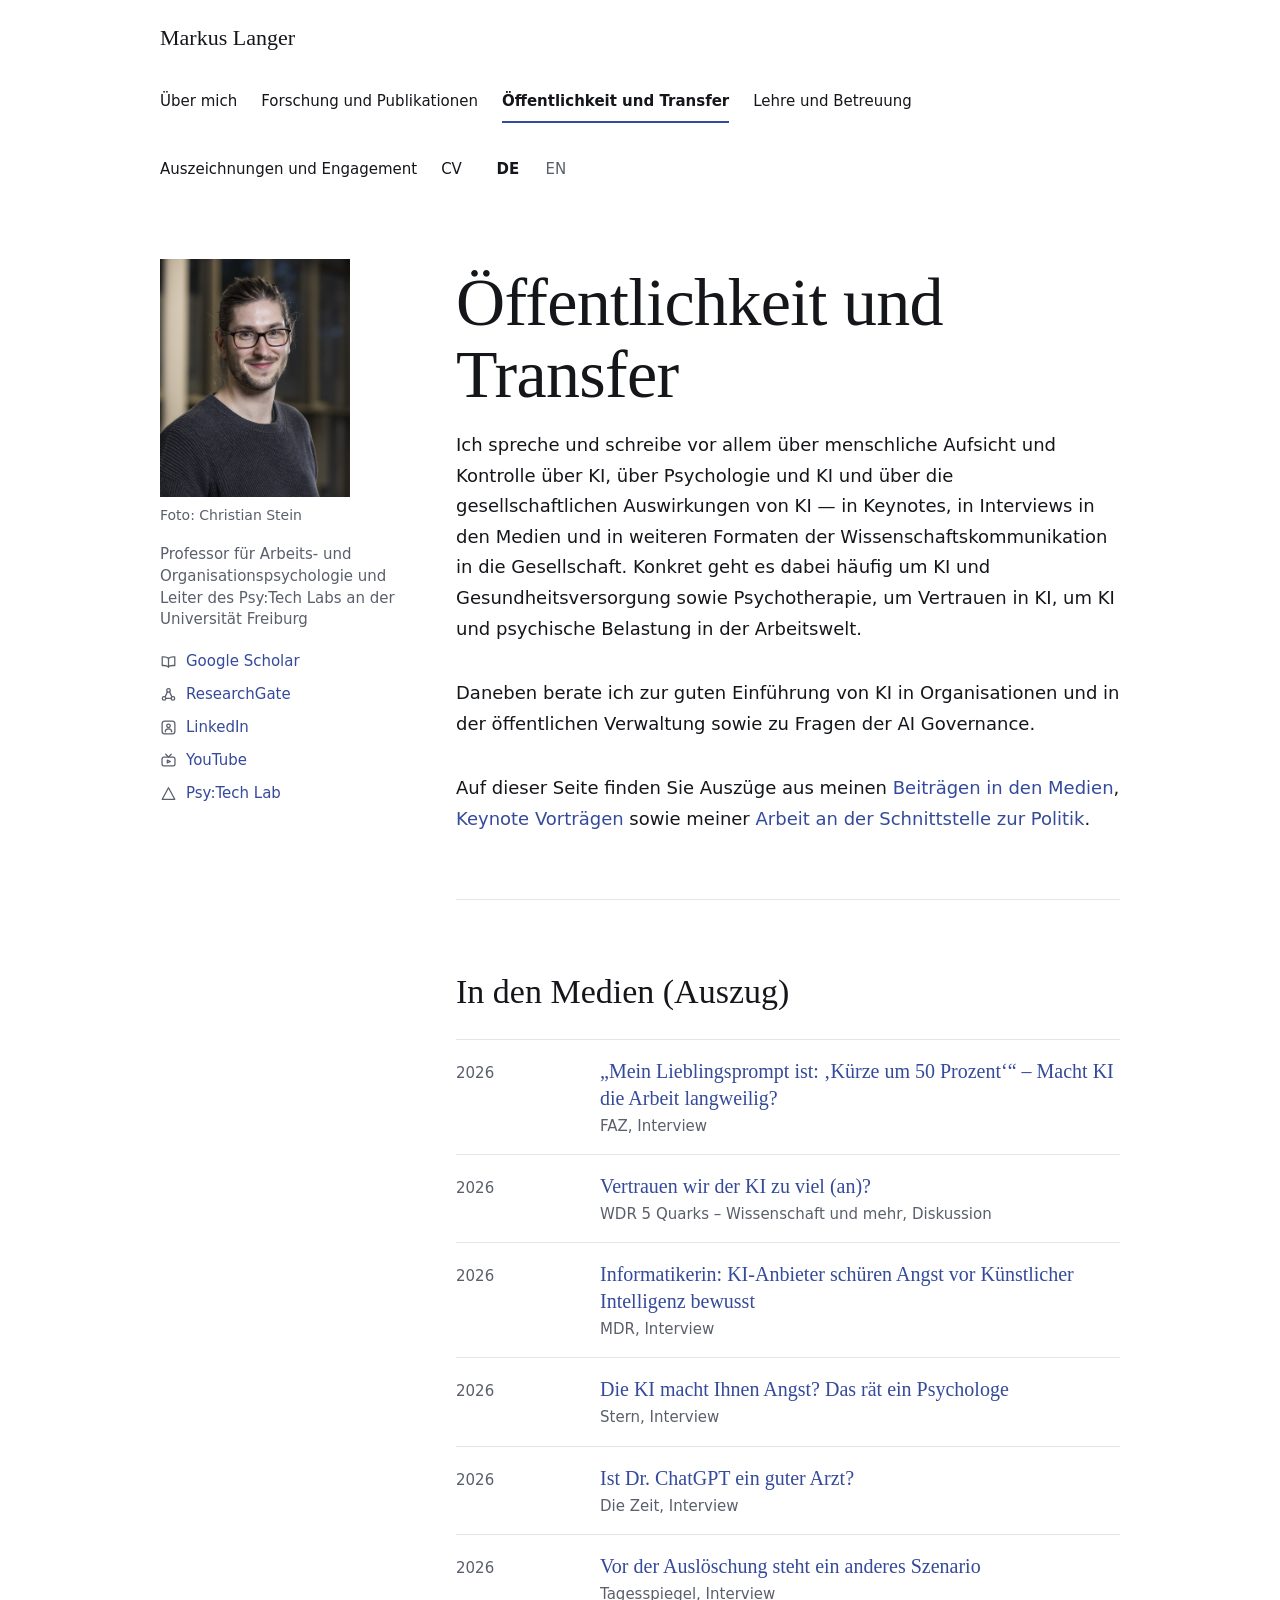
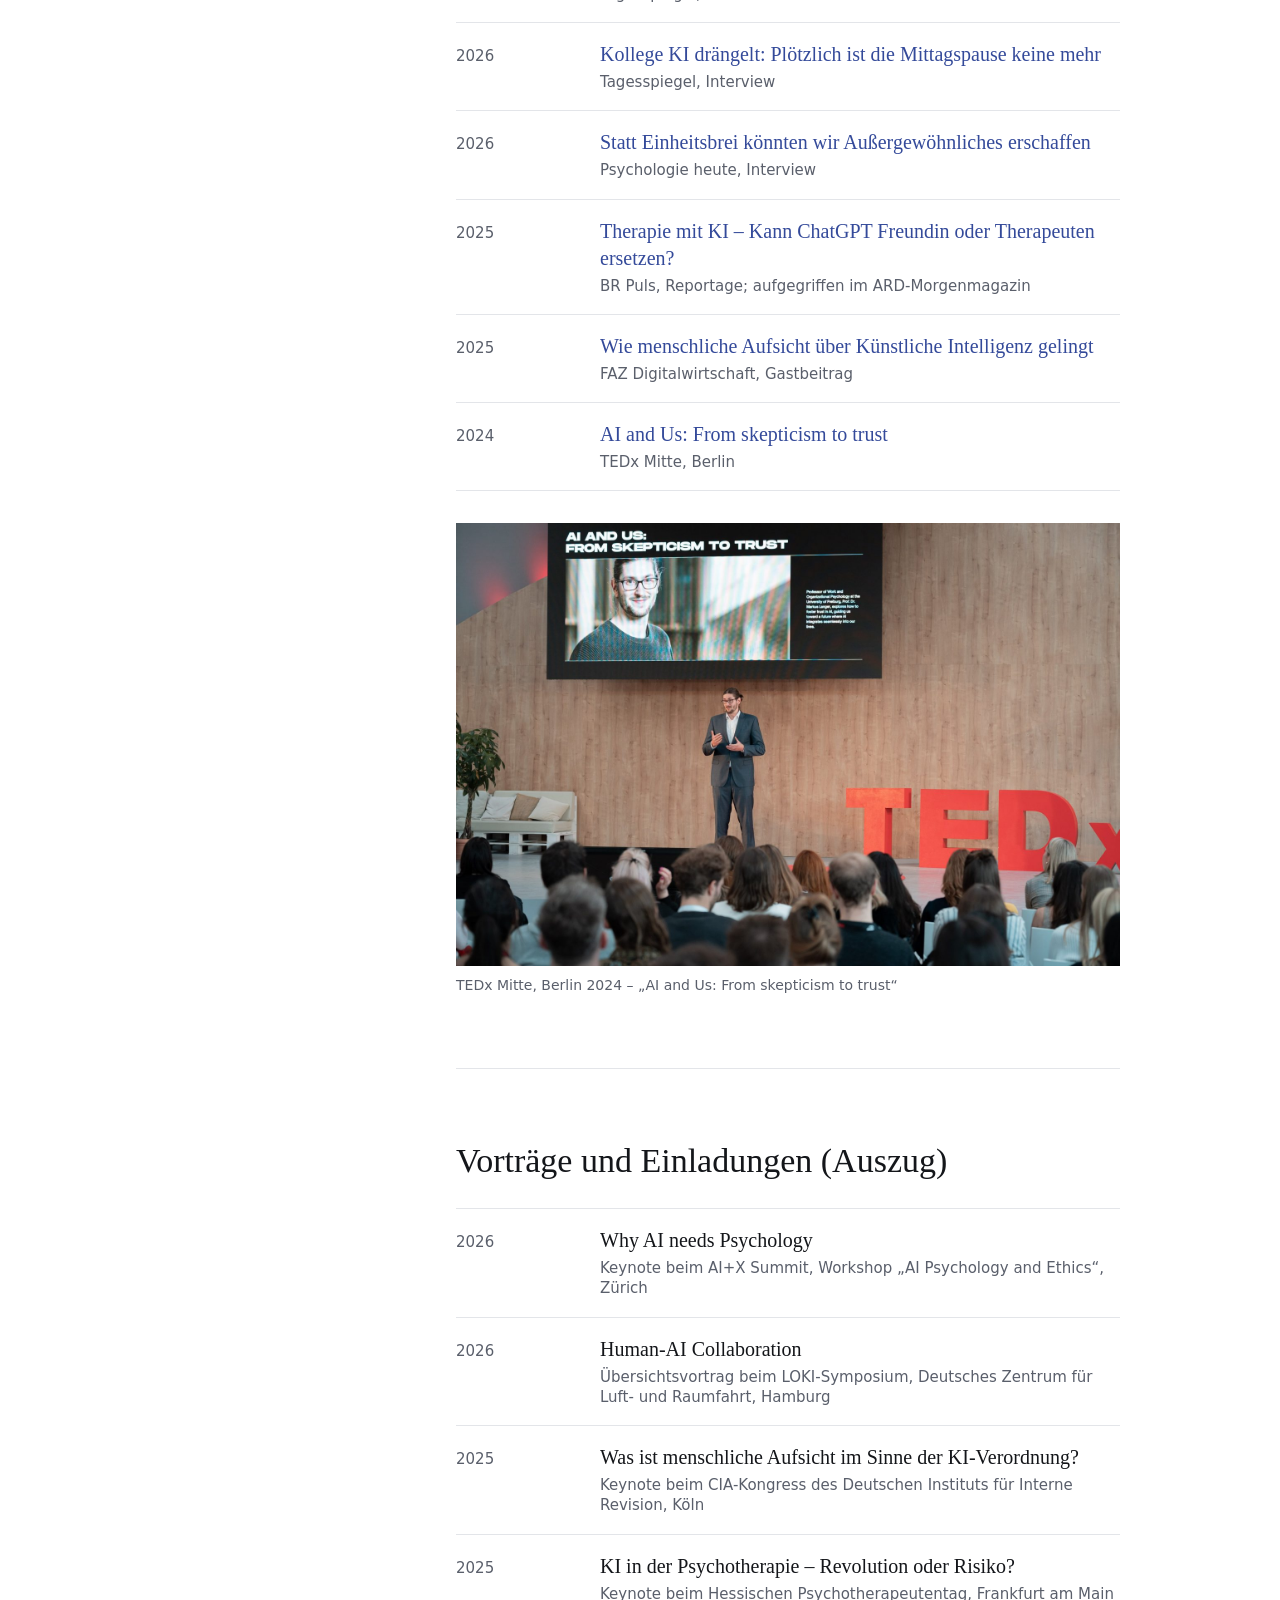
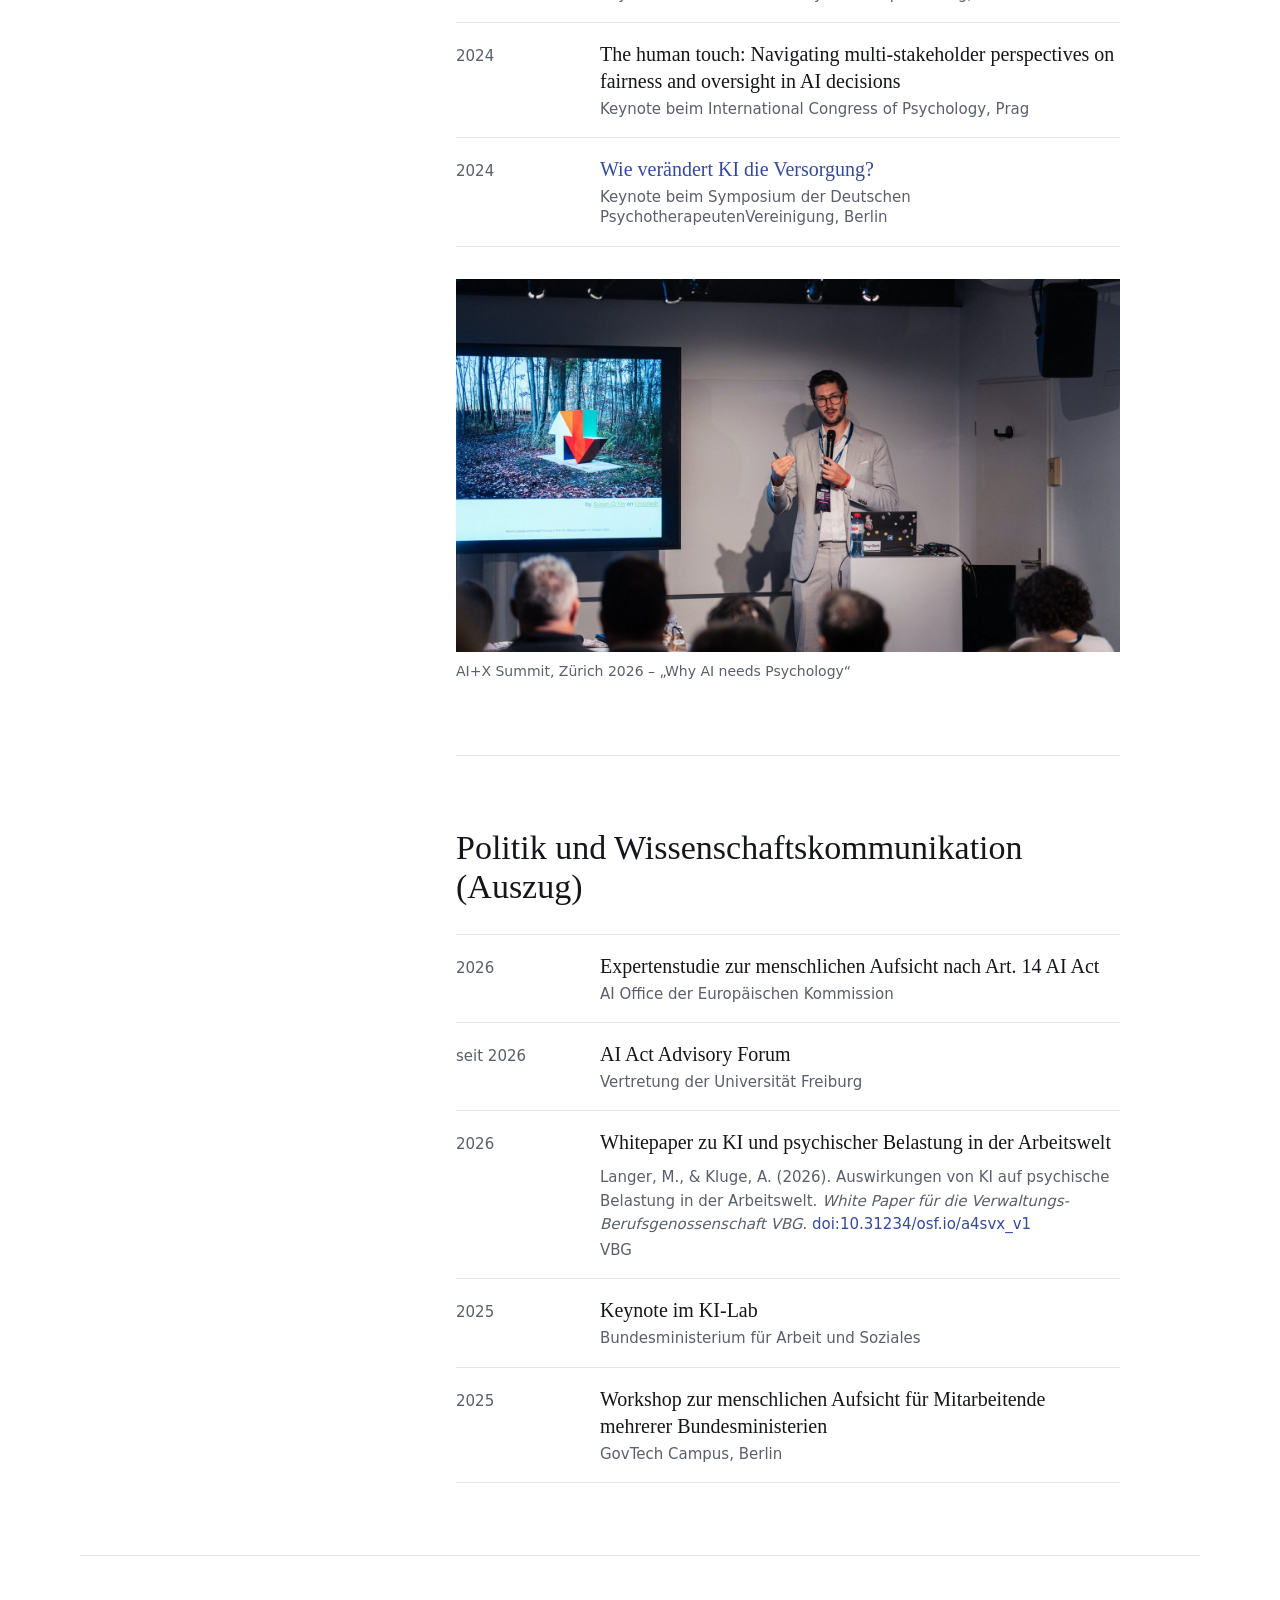
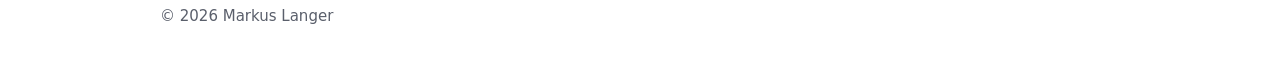
<file: oeffentlichkeit.html>
<!doctype html>
<html lang="de">
<head>
<meta charset="utf-8">
<meta name="viewport" content="width=device-width, initial-scale=1">
<title>Öffentlichkeit und Transfer – Markus Langer</title>
<meta name="description" content="Interviews, Vorträge und Beiträge zur Politik von Prof. Dr. Markus Langer.">
<link rel="stylesheet" href="styles.css">
<link rel="canonical" href="https://markuslanger.eu/oeffentlichkeit.html">
<link rel="alternate" hreflang="de" href="https://markuslanger.eu/oeffentlichkeit.html">
<link rel="alternate" hreflang="en" href="https://markuslanger.eu/en/public.html">
<link rel="alternate" hreflang="x-default" href="https://markuslanger.eu/oeffentlichkeit.html">
<meta property="og:type" content="website">
<meta property="og:site_name" content="Markus Langer">
<meta property="og:locale" content="de_DE">
<meta property="og:title" content="Öffentlichkeit und Transfer – Markus Langer">
<meta property="og:description" content="Interviews, Vorträge und Beiträge zur Politik von Prof. Dr. Markus Langer.">
<meta property="og:url" content="https://markuslanger.eu/oeffentlichkeit.html">
<meta property="og:image" content="https://markuslanger.eu/bilder/markus-langer.jpg">
<meta name="twitter:card" content="summary">
</head>
<body>

<header class="kopf innen">
  <a class="marke" href="index.html">Markus Langer</a>
  <button class="menue-knopf" type="button" aria-expanded="false" aria-controls="hauptmenue" aria-label="Menü"><svg class="icon-auf" viewBox="0 0 24 24" fill="none" stroke="currentColor" stroke-width="1.8" stroke-linecap="round" aria-hidden="true"><path d="M4 7h16M4 12h16M4 17h16"/></svg><svg class="icon-zu" viewBox="0 0 24 24" fill="none" stroke="currentColor" stroke-width="1.8" stroke-linecap="round" aria-hidden="true"><path d="M6 6l12 12M18 6 6 18"/></svg></button>
  <nav class="menue" id="hauptmenue" aria-label="Hauptmenü">
    <a href="index.html">Über mich</a>
    <a href="forschung.html">Forschung und Publikationen</a>
    <a href="oeffentlichkeit.html" aria-current="page">Öffentlichkeit und Transfer</a>
    <a href="lehre.html">Lehre und Betreuung</a>
    <a href="community.html">Auszeichnungen und Engagement</a>
    <a href="cv.html">CV</a>
    <span class="sprachen">
      <a class="aktiv" href="oeffentlichkeit.html" aria-label="Deutsch">DE</a>
      <a class="inaktiv" href="en/public.html" aria-label="English">EN</a>
    </span>
  </nav>
</header>

<div class="seite innen">

  <aside class="profilspalte">
    <img src="bilder/markus-langer.jpg" alt="Porträtfoto von Markus Langer" width="900" height="1125">
    <p class="foto-nachweis">Foto: Christian Stein</p>
    <p class="profil-rolle">Professor für Arbeits- und Organisationspsychologie und Leiter des Psy:Tech Labs an der Universität Freiburg</p>
    <ul class="profil-links">
      <li><svg viewBox="0 0 20 20" fill="none" stroke="currentColor" stroke-width="1.5" stroke-linecap="round" stroke-linejoin="round" aria-hidden="true"><path d="M10 6.3C8.6 5.1 6.9 4.5 4.6 4.5H2.6v10.2h2c2.3 0 4 .6 5.4 1.81.4-1.2 3.1-1.8 5.4-1.8h2V4.5h-2c-2.3 0-4 .6-5.4 1.8z"/><path d="M10 6.3v10.2"/></svg><a href="https://scholar.google.de/citations?user=rA3QS8EAAAAJ&amp;hl=de">Google Scholar</a></li>
      <li><svg viewBox="0 0 20 20" fill="none" stroke="currentColor" stroke-width="1.5" stroke-linecap="round" stroke-linejoin="round" aria-hidden="true"><circle cx="4.8" cy="14.6" r="2.1"/><circle cx="15.2" cy="14.6" r="2.1"/><circle cx="10" cy="5.2" r="2.1"/><path d="M8.7 6.9 6.1 12.6M11.3 6.9l2.6 5.7M6.9 14.6h6.2"/></svg><a href="https://www.researchgate.net/profile/Markus-Langer-3">ResearchGate</a></li>
      <li><svg viewBox="0 0 20 20" fill="none" stroke="currentColor" stroke-width="1.5" stroke-linecap="round" stroke-linejoin="round" aria-hidden="true"><rect x="2.5" y="2.5" width="15" height="15" rx="3"/><circle cx="10" cy="8" r="2.1"/><path d="M6.2 15.1c0-2.1 1.7-3.4 3.8-3.4s3.8 1.3 3.8 3.4"/></svg><a href="https://www.linkedin.com/in/markuslanger/">LinkedIn</a></li>
      <li><svg viewBox="0 0 20 20" fill="none" stroke="currentColor" stroke-width="1.5" stroke-linecap="round" stroke-linejoin="round" aria-hidden="true"><rect x="2.4" y="6" width="15.2" height="10.4" rx="2.2"/><path d="M6.8 2.6 10 6l3.2-3.4"/><path d="M8.6 9.6l3.6 1.6-3.6 1.6z"/></svg><a href="https://www.youtube.com/@psychology-of-ai">YouTube</a></li>
      <li><svg viewBox="0 0 20 20" fill="none" stroke="currentColor" stroke-width="1.5" stroke-linecap="round" stroke-linejoin="round" aria-hidden="true"><path d="M10 3.2 17.4 16.8H2.6z"/></svg><a href="https://uni-freiburg.de/aopsy/">Psy:Tech Lab</a></li>
    </ul>
  </aside>

<main>

<section class="seitenkopf innen">
  <h1>Öffentlichkeit und Transfer</h1>
  <div class="einleitung">
    <p>Ich spreche und schreibe vor allem über menschliche Aufsicht und Kontrolle über KI, über Psychologie und KI und über die gesellschaftlichen Auswirkungen von KI — in Keynotes, in Interviews in den Medien und in weiteren Formaten der Wissenschaftskommunikation in die Gesellschaft. Konkret geht es dabei häufig um KI und Gesundheitsversorgung sowie Psychotherapie, um Vertrauen in KI, um KI und psychische Belastung in der Arbeitswelt.</p>
    <p>Daneben berate ich zur guten Einführung von KI in Organisationen und in der öffentlichen Verwaltung sowie zu Fragen der AI Governance.</p>
    <p>Auf dieser Seite finden Sie Auszüge aus meinen <a href="#medien">Beiträgen in den Medien</a>, <a href="#vortraege">Keynote Vorträgen</a> sowie meiner <a href="#politik">Arbeit an der Schnittstelle zur Politik</a>.</p>
  </div>
</section>

<section class="abschnitt innen" id="medien">
  <h2>In den Medien (Auszug)</h2>
  <div class="liste schmal">
    <div class="zeile">
      <div class="wann">2026</div>
      <div class="was"><a href="https://www.faz.net/aktuell/karriere-hochschule/buero-co/macht-ki-die-arbeit-langweilig-oft-sitze-ich-da-und-denke-was-mache-ich-hier-201296926.html">„Mein Lieblingsprompt ist: ‚Kürze um 50 Prozent‘“ – Macht KI die Arbeit langweilig?</a>
        <span class="wo">FAZ, Interview</span>
      </div>
    </div>
    <div class="zeile">
      <div class="wann">2026</div>
      <div class="was"><a href="https://www.wdr.de/programmvorschau/wdr5/sendung/2026-10-09/15-05/whatson_11796895312527/wdr-5-quarks-wissenschaft-und-mehr.html">Vertrauen wir der KI zu viel (an)?</a>
        <span class="wo">WDR 5 Quarks – Wissenschaft und mehr, Diskussion</span>
      </div>
    </div>
    <div class="zeile">
      <div class="wann">2026</div>
      <div class="was"><a href="https://www.mdr.de/nachrichten/deutschland/gesellschaft/ki-angst-kontrollverlust,kuenstliche-intelligenz-250.html">Informatikerin: KI-Anbieter schüren Angst vor Künstlicher Intelligenz bewusst</a>
        <span class="wo">MDR, Interview</span>
      </div>
    </div>
    <div class="zeile">
      <div class="wann">2026</div>
      <div class="was"><a href="https://www.stern.de/gesellschaft/angst-vor-ki--das-raet-ein-psychologe-gegen-das-ohnmachtsgefuehl-38274006.html">Die KI macht Ihnen Angst? Das rät ein Psychologe</a>
        <span class="wo">Stern, Interview </span>
      </div>
    </div>
    <div class="zeile">
      <div class="wann">2026</div>
      <div class="was"><a href="https://www.zeit.de/gesundheit/2026-02/selbstdiagnose-ki-gesundheit-therapie-arzt-chatgpt">Ist Dr. ChatGPT ein guter Arzt?</a>
        <span class="wo">Die Zeit, Interview</span>
      </div>
    </div>
    <div class="zeile">
      <div class="wann">2026</div>
      <div class="was"><a href="https://www.tagesspiegel.de/wissen/vor-der-ausloschung-steht-ein-anderes-szenario-ein-psychologe-uber-ki-angste-und-kontrollverlust-16050570.html">Vor der Auslöschung steht ein anderes Szenario</a>
        <span class="wo">Tagesspiegel, Interview</span>
      </div>
    </div>
    <div class="zeile">
      <div class="wann">2026</div>
      <div class="was"><a href="https://www.tagesspiegel.de/wirtschaft/karriere/kollege-ki-drangelt-plotzlich-ist-die-mittagspause-keine-mehr-15693873.html">Kollege KI drängelt: Plötzlich ist die Mittagspause keine mehr</a>
        <span class="wo">Tagesspiegel, Interview</span>
      </div>
    </div>
    <div class="zeile">
      <div class="wann">2026</div>
      <div class="was"><a href="https://de.readly.com/magazines/psychologie-heute/2026-03-13/69ad16440d6bfac4b839e307">Statt Einheitsbrei könnten wir Außergewöhnliches erschaffen</a>
        <span class="wo">Psychologie heute, Interview</span>
      </div>
    </div>
    <div class="zeile">
      <div class="wann">2025</div>
      <div class="was"><a href="https://www.youtube.com/watch?v=hCh6VnrINBc">Therapie mit KI – Kann ChatGPT Freundin oder Therapeuten ersetzen?</a>
        <span class="wo">BR Puls, Reportage; aufgegriffen im ARD-Morgenmagazin</span>
      </div>
    </div>
    <div class="zeile">
      <div class="wann">2025</div>
      <div class="was"><a href="https://www.faz.net/premium/digitalwirtschaft/kuenstliche-intelligenz/wie-menschliche-aufsicht-ueber-kuenstliche-intelligenz-gelingt-110719480.html">Wie menschliche Aufsicht über Künstliche Intelligenz gelingt</a>
        <span class="wo">FAZ Digitalwirtschaft, Gastbeitrag</span>
      </div>
    </div>
    <div class="zeile">
      <div class="wann">2024</div>
      <div class="was"><a href="https://www.youtube.com/watch?v=wCP4D_3jsCA&amp;t=301s">AI and Us: From skepticism to trust</a>
        <span class="wo">TEDx Mitte, Berlin</span>
      </div>
    </div>
  </div>
  <figure class="medienbild">
    <a href="https://www.youtube.com/watch?v=wCP4D_3jsCA&amp;t=301s"><img src="bilder/tedx-berlin-2024.jpg" alt="Markus Langer auf der Bühne bei TEDx Mitte in Berlin, im Hintergrund die Folie „AI and Us: From Skepticism to Trust“" width="1600" height="1066" loading="lazy"></a>
    <figcaption>TEDx Mitte, Berlin 2024 – „AI and Us: From skepticism to trust“</figcaption>
  </figure>
</section>

<section class="abschnitt innen" id="vortraege">
  <h2>Vorträge und Einladungen (Auszug)</h2>
  <div class="liste schmal">
    <div class="zeile">
      <div class="wann">2026</div>
      <div class="was">Why AI needs Psychology
        <span class="wo">Keynote beim AI+X Summit, Workshop „AI Psychology and Ethics“, Zürich</span>
      </div>
    </div>
    <div class="zeile">
      <div class="wann">2026</div>
      <div class="was">Human-AI Collaboration
        <span class="wo">Übersichtsvortrag beim LOKI-Symposium, Deutsches Zentrum für Luft- und Raumfahrt, Hamburg</span>
      </div>
    </div>
    <div class="zeile">
      <div class="wann">2025</div>
      <div class="was">Was ist menschliche Aufsicht im Sinne der KI-Verordnung?
        <span class="wo">Keynote beim CIA-Kongress des Deutschen Instituts für Interne Revision, Köln</span>
      </div>
    </div>
    <div class="zeile">
      <div class="wann">2025</div>
      <div class="was">KI in der Psychotherapie – Revolution oder Risiko?
        <span class="wo">Keynote beim Hessischen Psychotherapeutentag, Frankfurt am Main</span>
      </div>
    </div>
    <div class="zeile">
      <div class="wann">2024</div>
      <div class="was">The human touch: Navigating multi-stakeholder perspectives on fairness and oversight in AI decisions
        <span class="wo">Keynote beim International Congress of Psychology, Prag</span>
      </div>
    </div>
    <div class="zeile">
      <div class="wann">2024</div>
      <div class="was"><a href="https://www.youtube.com/watch?v=ZH2MpDGM3xY&amp;t=21s">Wie verändert KI die Versorgung?</a>
        <span class="wo">Keynote beim Symposium der Deutschen PsychotherapeutenVereinigung, Berlin</span>
      </div>
    </div>
  </div>
  <figure class="medienbild">
    <img src="bilder/aix-summit-zuerich-2026.jpg" alt="Markus Langer hält einen Vortrag beim AI+X Summit in Zürich, links eine Präsentationsfolie" width="1600" height="900" loading="lazy">
    <figcaption>AI+X Summit, Zürich 2026 – „Why AI needs Psychology“</figcaption>
  </figure>
</section>

<section class="abschnitt innen" id="politik">
  <h2>Politik und Wissenschaftskommunikation (Auszug)</h2>
  <div class="liste schmal">
    <div class="zeile">
      <div class="wann">2026</div>
      <div class="was">Expertenstudie zur menschlichen Aufsicht nach Art. 14 AI Act
        <span class="wo">AI Office der Europäischen Kommission</span>
      </div>
    </div>
    <div class="zeile">
      <div class="wann">seit 2026</div>
      <div class="was">AI Act Advisory Forum
        <span class="wo">Vertretung der Universität Freiburg</span>
      </div>
    </div>
    <div class="zeile">
      <div class="wann">2026</div>
      <div class="was">Whitepaper zu KI und psychischer Belastung in der Arbeitswelt
        <p class="notiz">Langer, M., &amp; Kluge, A. (2026). Auswirkungen von KI auf psychische Belastung in der Arbeitswelt. <em>White Paper für die Verwaltungs-Berufsgenossenschaft VBG</em>. <a href="https://doi.org/10.31234/osf.io/a4svx_v1">doi:10.31234/osf.io/a4svx_v1</a></p>
        <span class="wo">VBG</span>
      </div>
    </div>
    <div class="zeile">
      <div class="wann">2025</div>
      <div class="was">Keynote im KI-Lab
        <span class="wo">Bundesministerium für Arbeit und Soziales</span>
      </div>
    </div>
    <div class="zeile">
      <div class="wann">2025</div>
      <div class="was">Workshop zur menschlichen Aufsicht für Mitarbeitende mehrerer Bundesministerien
        <span class="wo">GovTech Campus, Berlin</span>
      </div>
    </div>
  </div>
</section>

</main>

</div>

<footer class="fuss innen">
  <div>© 2026 Markus Langer</div>
</footer>

<script src="menue.js"></script>
</body>
</html>
</file>
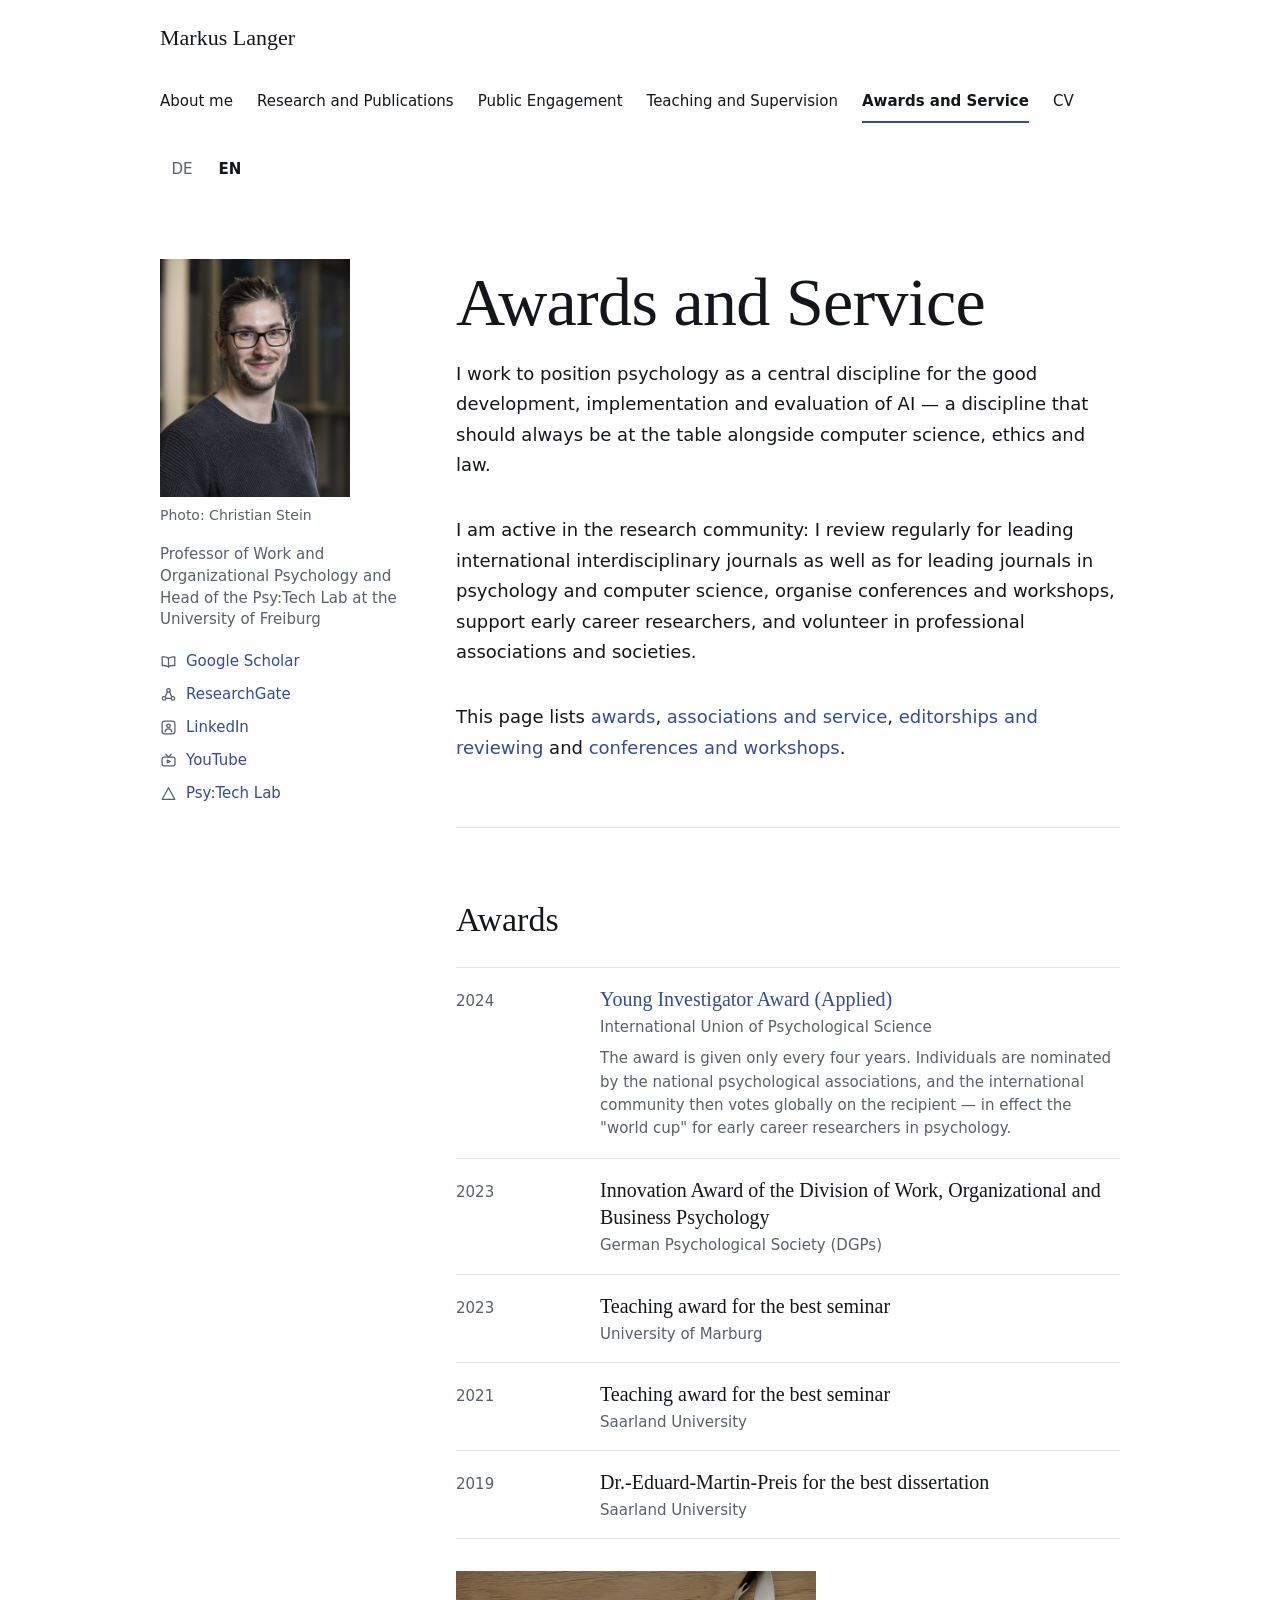
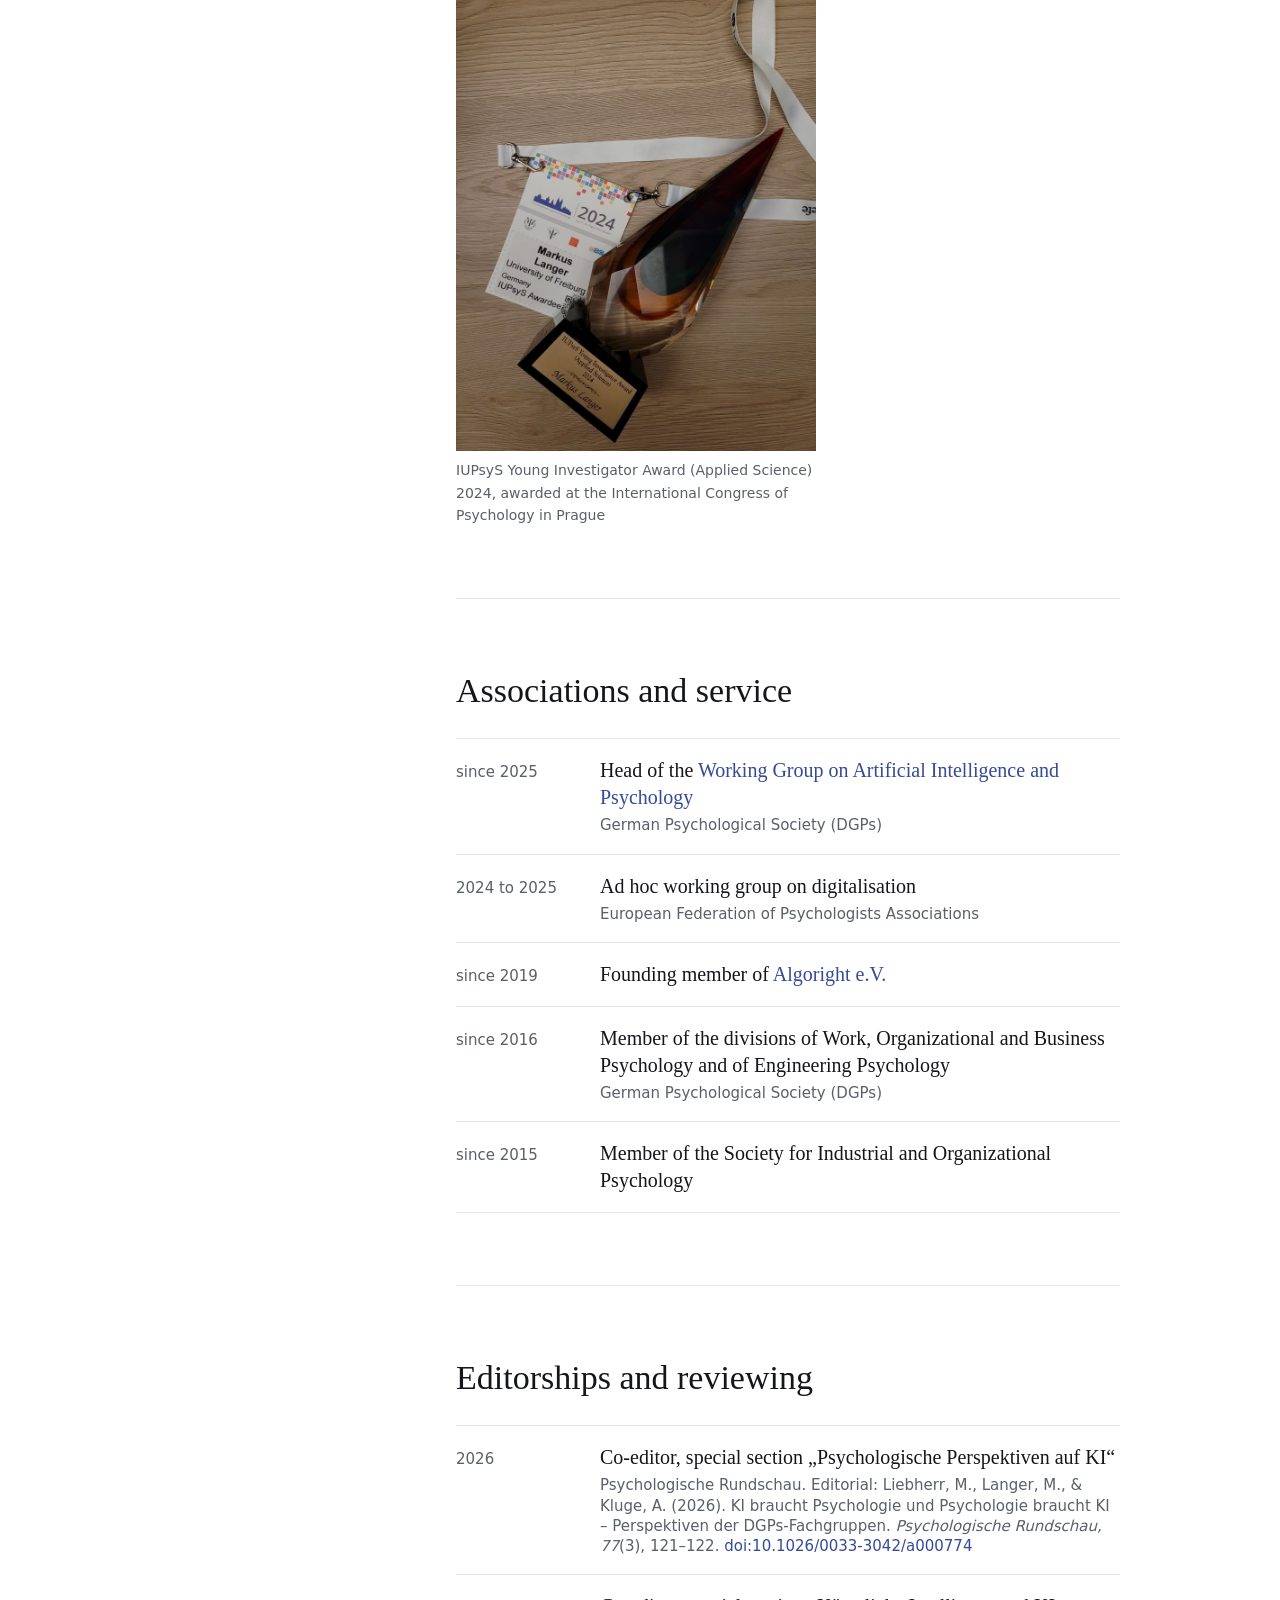
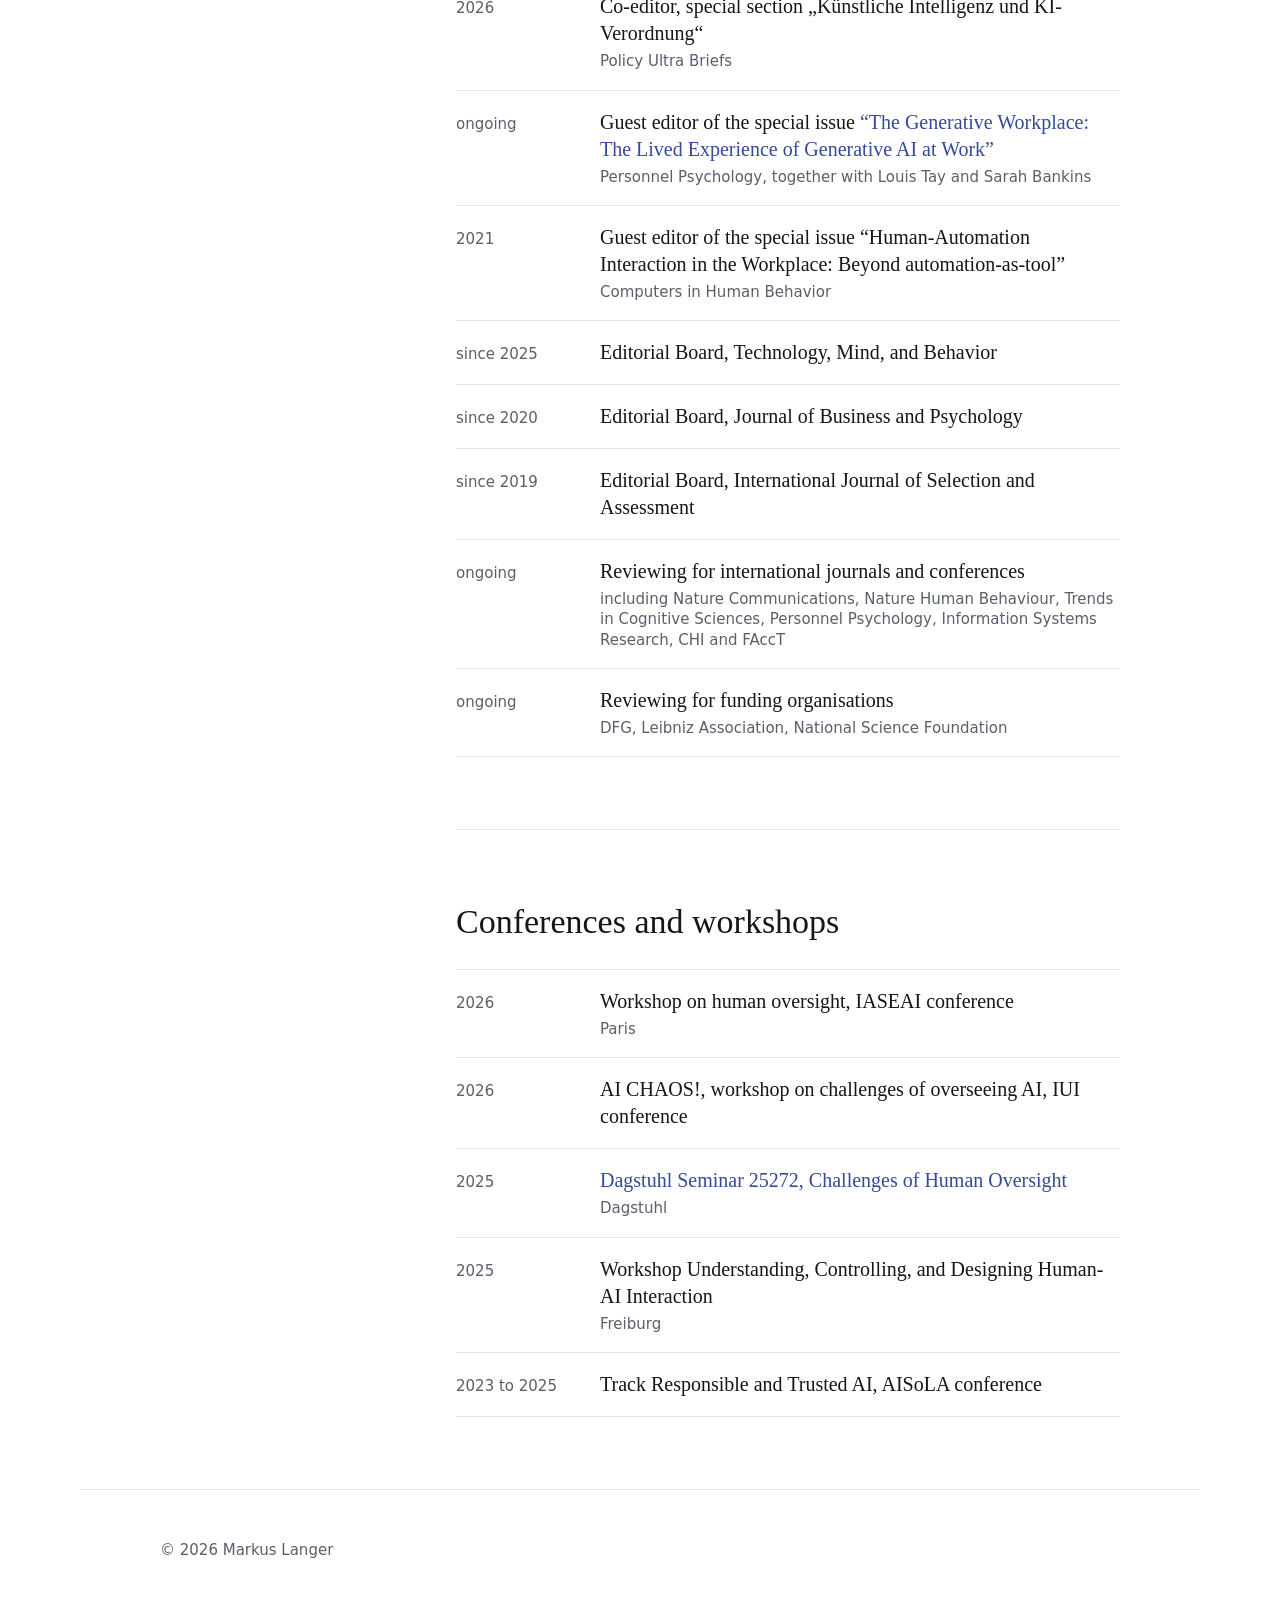
<file: en/awards.html>
<!doctype html>
<html lang="en">
<head>
<meta charset="utf-8">
<meta name="viewport" content="width=device-width, initial-scale=1">
<title>Awards and Service – Markus Langer</title>
<meta name="description" content="Awards, professional service, editorships and conferences of Markus Langer.">
<link rel="stylesheet" href="../styles.css">
<link rel="canonical" href="https://markuslanger.eu/en/awards.html">
<link rel="alternate" hreflang="de" href="https://markuslanger.eu/community.html">
<link rel="alternate" hreflang="en" href="https://markuslanger.eu/en/awards.html">
<link rel="alternate" hreflang="x-default" href="https://markuslanger.eu/community.html">
<meta property="og:type" content="website">
<meta property="og:site_name" content="Markus Langer">
<meta property="og:locale" content="en_US">
<meta property="og:title" content="Awards and Service – Markus Langer">
<meta property="og:description" content="Awards, professional service, editorships and conferences of Markus Langer.">
<meta property="og:url" content="https://markuslanger.eu/en/awards.html">
<meta property="og:image" content="https://markuslanger.eu/bilder/markus-langer.jpg">
<meta name="twitter:card" content="summary">
</head>
<body>

<header class="kopf innen">
  <a class="marke" href="index.html">Markus Langer</a>
  <button class="menue-knopf" type="button" aria-expanded="false" aria-controls="hauptmenue" aria-label="Menu"><svg class="icon-auf" viewBox="0 0 24 24" fill="none" stroke="currentColor" stroke-width="1.8" stroke-linecap="round" aria-hidden="true"><path d="M4 7h16M4 12h16M4 17h16"/></svg><svg class="icon-zu" viewBox="0 0 24 24" fill="none" stroke="currentColor" stroke-width="1.8" stroke-linecap="round" aria-hidden="true"><path d="M6 6l12 12M18 6 6 18"/></svg></button>
  <nav class="menue" id="hauptmenue" aria-label="Main menu">
    <a href="index.html">About me</a>
    <a href="research.html">Research and Publications</a>
    <a href="public.html">Public Engagement</a>
    <a href="teaching.html">Teaching and Supervision</a>
    <a href="awards.html" aria-current="page">Awards and Service</a>
    <a href="cv.html">CV</a>
    <span class="sprachen">
      <a class="inaktiv" href="../community.html" aria-label="Deutsch">DE</a>
      <a class="aktiv" href="awards.html" aria-label="English">EN</a>
    </span>
  </nav>
</header>

<div class="seite innen">

  <aside class="profilspalte">
    <img src="../bilder/markus-langer.jpg" alt="Portrait photograph of Markus Langer" width="900" height="1125">
    <p class="foto-nachweis">Photo: Christian Stein</p>
    <p class="profil-rolle">Professor of Work and Organizational Psychology and Head of the Psy:Tech Lab at the University of Freiburg</p>
    <ul class="profil-links">
      <li><svg viewBox="0 0 20 20" fill="none" stroke="currentColor" stroke-width="1.5" stroke-linecap="round" stroke-linejoin="round" aria-hidden="true"><path d="M10 6.3C8.6 5.1 6.9 4.5 4.6 4.5H2.6v10.2h2c2.3 0 4 .6 5.4 1.81.4-1.2 3.1-1.8 5.4-1.8h2V4.5h-2c-2.3 0-4 .6-5.4 1.8z"/><path d="M10 6.3v10.2"/></svg><a href="https://scholar.google.de/citations?user=rA3QS8EAAAAJ&amp;hl=de">Google Scholar</a></li>
      <li><svg viewBox="0 0 20 20" fill="none" stroke="currentColor" stroke-width="1.5" stroke-linecap="round" stroke-linejoin="round" aria-hidden="true"><circle cx="4.8" cy="14.6" r="2.1"/><circle cx="15.2" cy="14.6" r="2.1"/><circle cx="10" cy="5.2" r="2.1"/><path d="M8.7 6.9 6.1 12.6M11.3 6.9l2.6 5.7M6.9 14.6h6.2"/></svg><a href="https://www.researchgate.net/profile/Markus-Langer-3">ResearchGate</a></li>
      <li><svg viewBox="0 0 20 20" fill="none" stroke="currentColor" stroke-width="1.5" stroke-linecap="round" stroke-linejoin="round" aria-hidden="true"><rect x="2.5" y="2.5" width="15" height="15" rx="3"/><circle cx="10" cy="8" r="2.1"/><path d="M6.2 15.1c0-2.1 1.7-3.4 3.8-3.4s3.8 1.3 3.8 3.4"/></svg><a href="https://www.linkedin.com/in/markuslanger/">LinkedIn</a></li>
      <li><svg viewBox="0 0 20 20" fill="none" stroke="currentColor" stroke-width="1.5" stroke-linecap="round" stroke-linejoin="round" aria-hidden="true"><rect x="2.4" y="6" width="15.2" height="10.4" rx="2.2"/><path d="M6.8 2.6 10 6l3.2-3.4"/><path d="M8.6 9.6l3.6 1.6-3.6 1.6z"/></svg><a href="https://www.youtube.com/@psychology-of-ai">YouTube</a></li>
      <li><svg viewBox="0 0 20 20" fill="none" stroke="currentColor" stroke-width="1.5" stroke-linecap="round" stroke-linejoin="round" aria-hidden="true"><path d="M10 3.2 17.4 16.8H2.6z"/></svg><a href="https://uni-freiburg.de/aopsy/">Psy:Tech Lab</a></li>
    </ul>
  </aside>

<main>

<section class="seitenkopf innen">
  <h1>Awards and Service</h1>
  <div class="einleitung">
    <p>I work to position psychology as a central discipline for the good development, implementation and evaluation of AI — a discipline that should always be at the table alongside computer science, ethics and law.</p>
    <p>I am active in the research community: I review regularly for leading international interdisciplinary journals as well as for leading journals in psychology and computer science, organise conferences and workshops, support early career researchers, and volunteer in professional associations and societies.</p>
    <p>This page lists <a href="#awards">awards</a>, <a href="#service">associations and service</a>, <a href="#editorial">editorships and reviewing</a> and <a href="#conferences">conferences and workshops</a>.</p>
  </div>
</section>

<section class="abschnitt innen" id="awards">
  <h2>Awards</h2>
  <div class="liste schmal">
    <div class="zeile">
      <div class="wann">2024</div>
      <div class="was"><a href="https://www.bdp-verband.de/aktuelles/detailansicht/international-bedeutendste-auszeichnung-im-bereich-nachwuchswissenschaftlerin-psychologie-geht-an-prof-dr-markus-langer">Young Investigator Award (Applied)</a>
        <span class="wo">International Union of Psychological Science</span>
        <p class="notiz">The award is given only every four years. Individuals are nominated by the national psychological associations, and the international community then votes globally on the recipient — in effect the "world cup" for early career researchers in psychology.</p>
      </div>
    </div>
    <div class="zeile">
      <div class="wann">2023</div>
      <div class="was">Innovation Award of the Division of Work, Organizational and Business Psychology
        <span class="wo">German Psychological Society (DGPs)</span>
      </div>
    </div>
    <div class="zeile">
      <div class="wann">2023</div>
      <div class="was">Teaching award for the best seminar
        <span class="wo">University of Marburg</span>
      </div>
    </div>
    <div class="zeile">
      <div class="wann">2021</div>
      <div class="was">Teaching award for the best seminar
        <span class="wo">Saarland University</span>
      </div>
    </div>
    <div class="zeile">
      <div class="wann">2019</div>
      <div class="was">Dr.-Eduard-Martin-Preis for the best dissertation
        <span class="wo">Saarland University</span>
      </div>
    </div>
  </div>
  <figure class="medienbild hochkant">
    <img src="../bilder/iupsys-award-2024.jpg" alt="Glass trophy of the IUPsyS Young Investigator Award (Applied Science) 2024 with the name plate “Markus Langer”, next to the badge from the International Congress of Psychology in Prague" width="800" height="1066" loading="lazy">
    <figcaption>IUPsyS Young Investigator Award (Applied Science) 2024, awarded at the International Congress of Psychology in Prague</figcaption>
  </figure>
</section>

<section class="abschnitt innen" id="service">
  <h2>Associations and service</h2>
  <div class="liste schmal">
    <div class="zeile">
      <div class="wann">since 2025</div>
      <div class="was">Head of the <a href="https://www.dgps.de/schwerpunkte/arbeitsgruppe-ki-und-psychologie/">Working Group on Artificial Intelligence and Psychology</a>
        <span class="wo">German Psychological Society (DGPs)</span>
      </div>
    </div>
    <div class="zeile">
      <div class="wann">2024 to 2025</div>
      <div class="was">Ad hoc working group on digitalisation
        <span class="wo">European Federation of Psychologists Associations</span>
      </div>
    </div>
    <div class="zeile">
      <div class="wann">since 2019</div>
      <div class="was">Founding member of <a href="https://algoright.de/">Algoright e.V.</a></div>
    </div>
    <div class="zeile">
      <div class="wann">since 2016</div>
      <div class="was">Member of the divisions of Work, Organizational and Business Psychology and of Engineering Psychology
        <span class="wo">German Psychological Society (DGPs)</span>
      </div>
    </div>
    <div class="zeile">
      <div class="wann">since 2015</div>
      <div class="was">Member of the Society for Industrial and Organizational Psychology</div>
    </div>
  </div>
</section>

<section class="abschnitt innen" id="editorial">
  <h2>Editorships and reviewing</h2>
  <div class="liste schmal">
    <div class="zeile">
      <div class="wann">2026</div>
      <div class="was">Co-editor, special section „Psychologische Perspektiven auf KI“
        <span class="wo">Psychologische Rundschau. Editorial: Liebherr, M., Langer, M., &amp; Kluge, A. (2026). KI braucht Psychologie und Psychologie braucht KI – Perspektiven der DGPs-Fachgruppen. <em>Psychologische Rundschau, 77</em>(3), 121–122. <a href="https://doi.org/10.1026/0033-3042/a000774">doi:10.1026/0033-3042/a000774</a></span>
      </div>
    </div>
    <div class="zeile">
      <div class="wann">2026</div>
      <div class="was">Co-editor, special section „Künstliche Intelligenz und KI-Verordnung“
        <span class="wo">Policy Ultra Briefs</span>
      </div>
    </div>
    <div class="zeile">
      <div class="wann">ongoing</div>
      <div class="was">Guest editor of the special issue <a href="https://onlinelibrary.wiley.com/page/journal/17446570/call-for-papers/generative-workplace">“The Generative Workplace: The Lived Experience of Generative AI at Work”</a>
        <span class="wo">Personnel Psychology, together with Louis Tay and Sarah Bankins</span>
      </div>
    </div>
    <div class="zeile">
      <div class="wann">2021</div>
      <div class="was">Guest editor of the special issue “Human-Automation Interaction in the Workplace: Beyond automation-as-tool”
        <span class="wo">Computers in Human Behavior</span>
      </div>
    </div>
    <div class="zeile">
      <div class="wann">since 2025</div>
      <div class="was">Editorial Board, Technology, Mind, and Behavior</div>
    </div>
    <div class="zeile">
      <div class="wann">since 2020</div>
      <div class="was">Editorial Board, Journal of Business and Psychology</div>
    </div>
    <div class="zeile">
      <div class="wann">since 2019</div>
      <div class="was">Editorial Board, International Journal of Selection and Assessment</div>
    </div>
    <div class="zeile">
      <div class="wann">ongoing</div>
      <div class="was">Reviewing for international journals and conferences
        <span class="wo">including Nature Communications, Nature Human Behaviour, Trends in Cognitive Sciences, Personnel Psychology, Information Systems Research, CHI and FAccT</span>
      </div>
    </div>
    <div class="zeile">
      <div class="wann">ongoing</div>
      <div class="was">Reviewing for funding organisations
        <span class="wo">DFG, Leibniz Association, National Science Foundation</span>
      </div>
    </div>
  </div>
</section>

<section class="abschnitt innen" id="conferences">
  <h2>Conferences and workshops</h2>
  <div class="liste schmal">
    <div class="zeile">
      <div class="wann">2026</div>
      <div class="was">Workshop on human oversight, IASEAI conference
        <span class="wo">Paris</span>
      </div>
    </div>
    <div class="zeile">
      <div class="wann">2026</div>
      <div class="was">AI CHAOS!, workshop on challenges of overseeing AI, IUI conference</div>
    </div>
    <div class="zeile">
      <div class="wann">2025</div>
      <div class="was"><a href="https://www.dagstuhl.de/en/seminars/seminar-calendar/seminar-details/25272">Dagstuhl Seminar 25272, Challenges of Human Oversight</a>
        <span class="wo">Dagstuhl</span>
      </div>
    </div>
    <div class="zeile">
      <div class="wann">2025</div>
      <div class="was">Workshop Understanding, Controlling, and Designing Human-AI Interaction
        <span class="wo">Freiburg</span>
      </div>
    </div>
    <div class="zeile">
      <div class="wann">2023 to 2025</div>
      <div class="was">Track Responsible and Trusted AI, AISoLA conference</div>
    </div>
  </div>
</section>

</main>
</div>

<footer class="fuss innen">
  <div>© 2026 Markus Langer</div>
</footer>

<script src="../menue.js"></script>
</body>
</html>
</file>
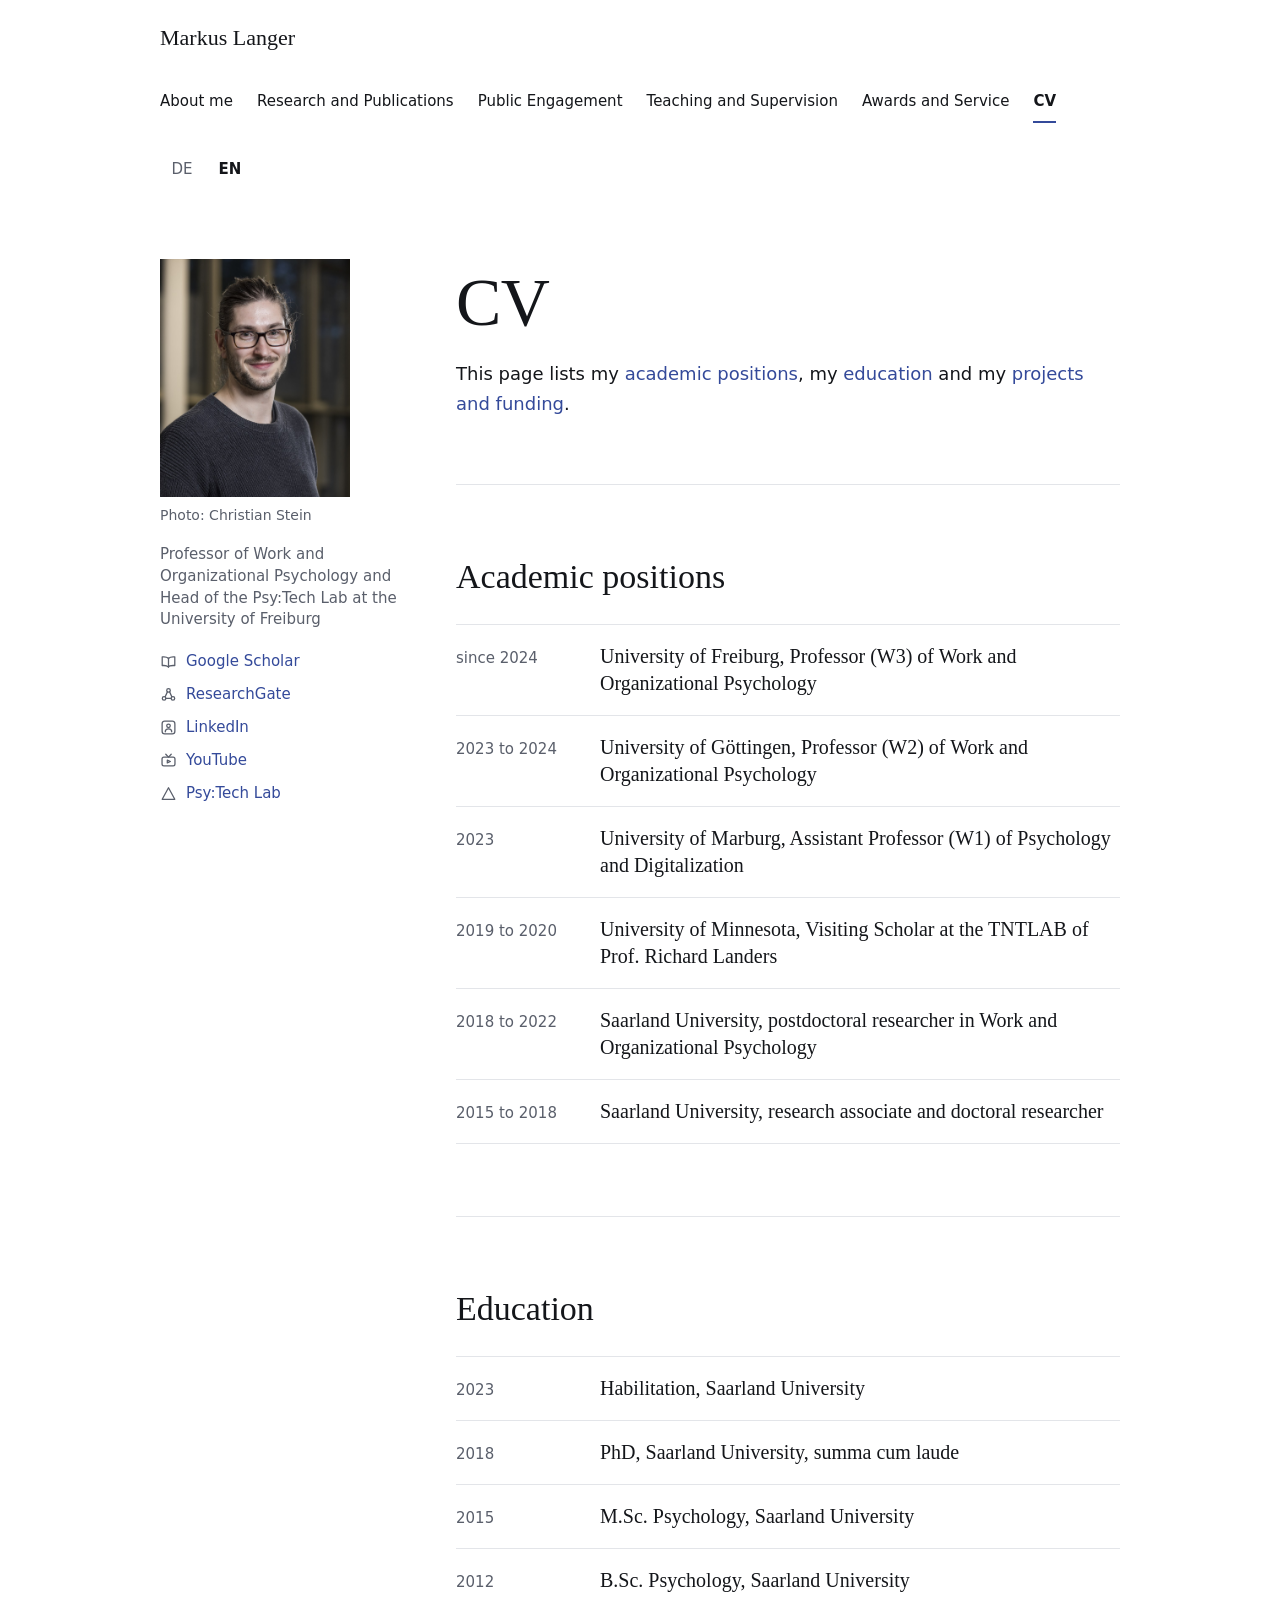
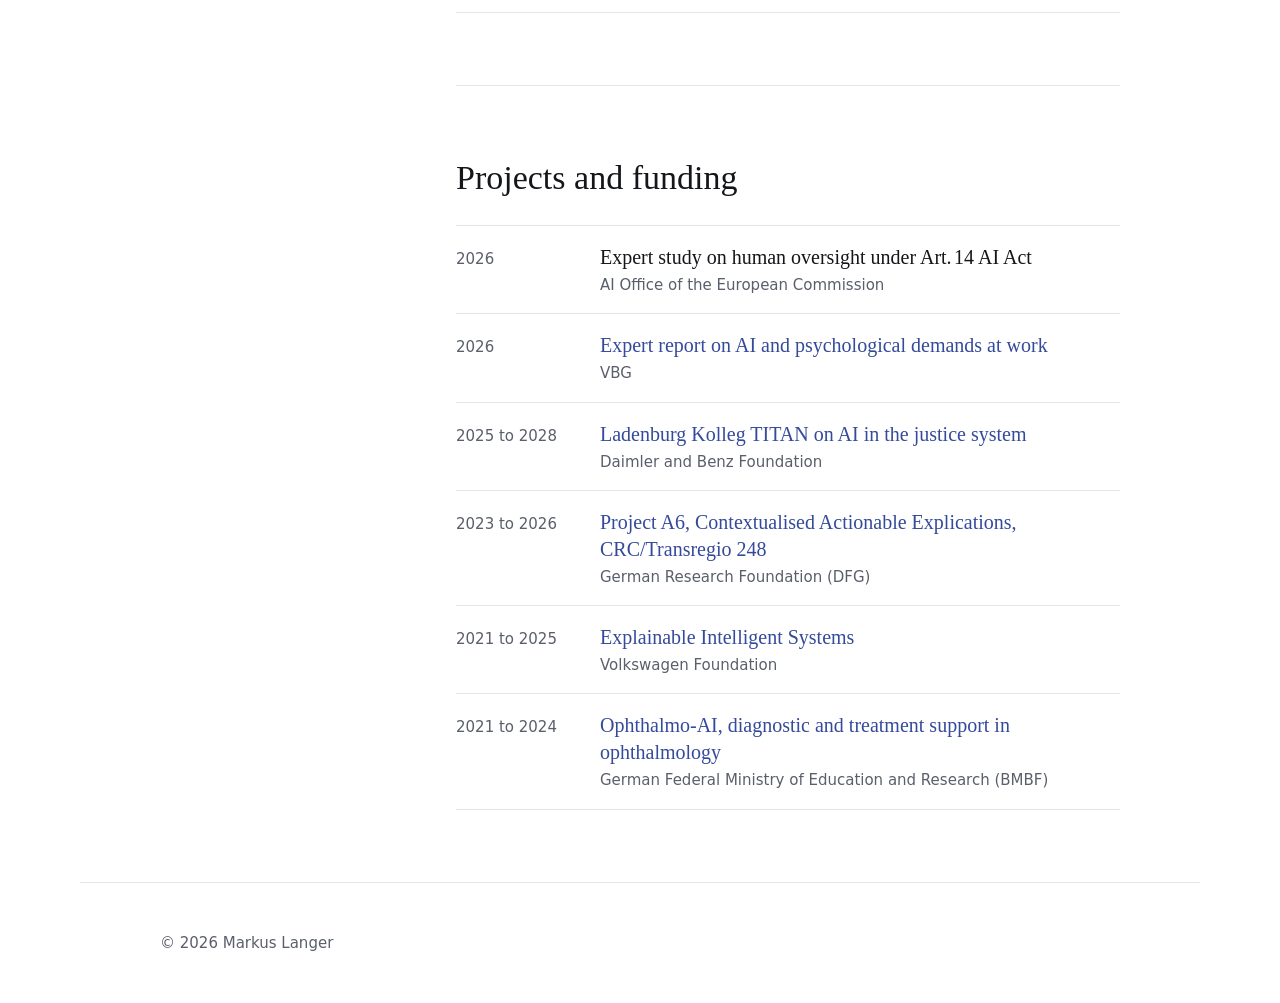
<file: en/cv.html>
<!doctype html>
<html lang="en">
<head>
<meta charset="utf-8">
<meta name="viewport" content="width=device-width, initial-scale=1">
<title>CV – Markus Langer</title>
<meta name="description" content="Academic positions, education and projects of Markus Langer.">
<link rel="stylesheet" href="../styles.css">
<link rel="canonical" href="https://markuslanger.eu/en/cv.html">
<link rel="alternate" hreflang="de" href="https://markuslanger.eu/cv.html">
<link rel="alternate" hreflang="en" href="https://markuslanger.eu/en/cv.html">
<link rel="alternate" hreflang="x-default" href="https://markuslanger.eu/cv.html">
<meta property="og:type" content="website">
<meta property="og:site_name" content="Markus Langer">
<meta property="og:locale" content="en_US">
<meta property="og:title" content="CV – Markus Langer">
<meta property="og:description" content="Academic positions, education and projects of Markus Langer.">
<meta property="og:url" content="https://markuslanger.eu/en/cv.html">
<meta property="og:image" content="https://markuslanger.eu/bilder/markus-langer.jpg">
<meta name="twitter:card" content="summary">
</head>
<body>

<header class="kopf innen">
  <a class="marke" href="index.html">Markus Langer</a>
  <button class="menue-knopf" type="button" aria-expanded="false" aria-controls="hauptmenue" aria-label="Menu"><svg class="icon-auf" viewBox="0 0 24 24" fill="none" stroke="currentColor" stroke-width="1.8" stroke-linecap="round" aria-hidden="true"><path d="M4 7h16M4 12h16M4 17h16"/></svg><svg class="icon-zu" viewBox="0 0 24 24" fill="none" stroke="currentColor" stroke-width="1.8" stroke-linecap="round" aria-hidden="true"><path d="M6 6l12 12M18 6 6 18"/></svg></button>
  <nav class="menue" id="hauptmenue" aria-label="Main menu">
    <a href="index.html">About me</a>
    <a href="research.html">Research and Publications</a>
    <a href="public.html">Public Engagement</a>
    <a href="teaching.html">Teaching and Supervision</a>
    <a href="awards.html">Awards and Service</a>
    <a href="cv.html" aria-current="page">CV</a>
    <span class="sprachen">
      <a class="inaktiv" href="../cv.html" aria-label="Deutsch">DE</a>
      <a class="aktiv" href="cv.html" aria-label="English">EN</a>
    </span>
  </nav>
</header>

<div class="seite innen">

  <aside class="profilspalte">
    <img src="../bilder/markus-langer.jpg" alt="Portrait photograph of Markus Langer" width="900" height="1125">
    <p class="foto-nachweis">Photo: Christian Stein</p>
    <p class="profil-rolle">Professor of Work and Organizational Psychology and Head of the Psy:Tech Lab at the University of Freiburg</p>
    <ul class="profil-links">
      <li><svg viewBox="0 0 20 20" fill="none" stroke="currentColor" stroke-width="1.5" stroke-linecap="round" stroke-linejoin="round" aria-hidden="true"><path d="M10 6.3C8.6 5.1 6.9 4.5 4.6 4.5H2.6v10.2h2c2.3 0 4 .6 5.4 1.81.4-1.2 3.1-1.8 5.4-1.8h2V4.5h-2c-2.3 0-4 .6-5.4 1.8z"/><path d="M10 6.3v10.2"/></svg><a href="https://scholar.google.de/citations?user=rA3QS8EAAAAJ&amp;hl=de">Google Scholar</a></li>
      <li><svg viewBox="0 0 20 20" fill="none" stroke="currentColor" stroke-width="1.5" stroke-linecap="round" stroke-linejoin="round" aria-hidden="true"><circle cx="4.8" cy="14.6" r="2.1"/><circle cx="15.2" cy="14.6" r="2.1"/><circle cx="10" cy="5.2" r="2.1"/><path d="M8.7 6.9 6.1 12.6M11.3 6.9l2.6 5.7M6.9 14.6h6.2"/></svg><a href="https://www.researchgate.net/profile/Markus-Langer-3">ResearchGate</a></li>
      <li><svg viewBox="0 0 20 20" fill="none" stroke="currentColor" stroke-width="1.5" stroke-linecap="round" stroke-linejoin="round" aria-hidden="true"><rect x="2.5" y="2.5" width="15" height="15" rx="3"/><circle cx="10" cy="8" r="2.1"/><path d="M6.2 15.1c0-2.1 1.7-3.4 3.8-3.4s3.8 1.3 3.8 3.4"/></svg><a href="https://www.linkedin.com/in/markuslanger/">LinkedIn</a></li>
      <li><svg viewBox="0 0 20 20" fill="none" stroke="currentColor" stroke-width="1.5" stroke-linecap="round" stroke-linejoin="round" aria-hidden="true"><rect x="2.4" y="6" width="15.2" height="10.4" rx="2.2"/><path d="M6.8 2.6 10 6l3.2-3.4"/><path d="M8.6 9.6l3.6 1.6-3.6 1.6z"/></svg><a href="https://www.youtube.com/@psychology-of-ai">YouTube</a></li>
      <li><svg viewBox="0 0 20 20" fill="none" stroke="currentColor" stroke-width="1.5" stroke-linecap="round" stroke-linejoin="round" aria-hidden="true"><path d="M10 3.2 17.4 16.8H2.6z"/></svg><a href="https://uni-freiburg.de/aopsy/">Psy:Tech Lab</a></li>
    </ul>
  </aside>

<main>

<section class="seitenkopf innen">
  <h1>CV</h1>
  <div class="einleitung">
    <p>This page lists my <a href="#positions">academic positions</a>, my <a href="#education">education</a> and my <a href="#projects">projects and funding</a>.</p>
  </div>
</section>

<section class="abschnitt innen" id="positions">
  <h2>Academic positions</h2>
  <div class="liste schmal">
    <div class="zeile"><div class="wann">since 2024</div><div class="was">University of Freiburg, Professor (W3) of Work and Organizational Psychology</div></div>
    <div class="zeile"><div class="wann">2023 to 2024</div><div class="was">University of Göttingen, Professor (W2) of Work and Organizational Psychology</div></div>
    <div class="zeile"><div class="wann">2023</div><div class="was">University of Marburg, Assistant Professor (W1) of Psychology and Digitalization</div></div>
    <div class="zeile"><div class="wann">2019 to 2020</div><div class="was">University of Minnesota, Visiting Scholar at the TNTLAB of Prof. Richard Landers</div></div>
    <div class="zeile"><div class="wann">2018 to 2022</div><div class="was">Saarland University, postdoctoral researcher in Work and Organizational Psychology</div></div>
    <div class="zeile"><div class="wann">2015 to 2018</div><div class="was">Saarland University, research associate and doctoral researcher</div></div>
  </div>
</section>

<section class="abschnitt innen" id="education">
  <h2>Education</h2>
  <div class="liste schmal">
    <div class="zeile"><div class="wann">2023</div><div class="was">Habilitation, Saarland University</div></div>
    <div class="zeile"><div class="wann">2018</div><div class="was">PhD, Saarland University, summa cum laude</div></div>
    <div class="zeile"><div class="wann">2015</div><div class="was">M.Sc. Psychology, Saarland University</div></div>
    <div class="zeile"><div class="wann">2012</div><div class="was">B.Sc. Psychology, Saarland University</div></div>
  </div>
</section>

<section class="abschnitt innen" id="projects">
  <h2>Projects and funding</h2>
  <div class="liste schmal">
    <div class="zeile">
      <div class="wann">2026</div>
      <div class="was">Expert study on human oversight under Art. 14 AI Act
        <span class="wo">AI Office of the European Commission</span>
      </div>
    </div>
    <div class="zeile">
      <div class="wann">2026</div>
      <div class="was"><a href="https://doi.org/10.31234/osf.io/a4svx_v1">Expert report on AI and psychological demands at work</a>
        <span class="wo">VBG</span>
      </div>
    </div>
    <div class="zeile">
      <div class="wann">2025 to 2028</div>
      <div class="was"><a href="https://uni-freiburg.de/kuenstliche-intelligenz-in-der-justiz/">Ladenburg Kolleg TITAN on AI in the justice system</a>
        <span class="wo">Daimler and Benz Foundation</span>
      </div>
    </div>
    <div class="zeile">
      <div class="wann">2023 to 2026</div>
      <div class="was"><a href="https://www.perspicuous-computing.science/">Project A6, Contextualised Actionable Explications, CRC/Transregio 248</a>
        <span class="wo">German Research Foundation (DFG)</span>
      </div>
    </div>
    <div class="zeile">
      <div class="wann">2021 to 2025</div>
      <div class="was"><a href="https://explainable-intelligent.systems/">Explainable Intelligent Systems</a>
        <span class="wo">Volkswagen Foundation</span>
      </div>
    </div>
    <div class="zeile">
      <div class="wann">2021 to 2024</div>
      <div class="was"><a href="https://www.interaktive-technologien.de/projekte/ophthalmo-ai">Ophthalmo-AI, diagnostic and treatment support in ophthalmology</a>
        <span class="wo">German Federal Ministry of Education and Research (BMBF)</span>
      </div>
    </div>
  </div>
</section>

</main>
</div>

<footer class="fuss innen">
  <div>© 2026 Markus Langer</div>
</footer>

<script src="../menue.js"></script>
</body>
</html>
</file>
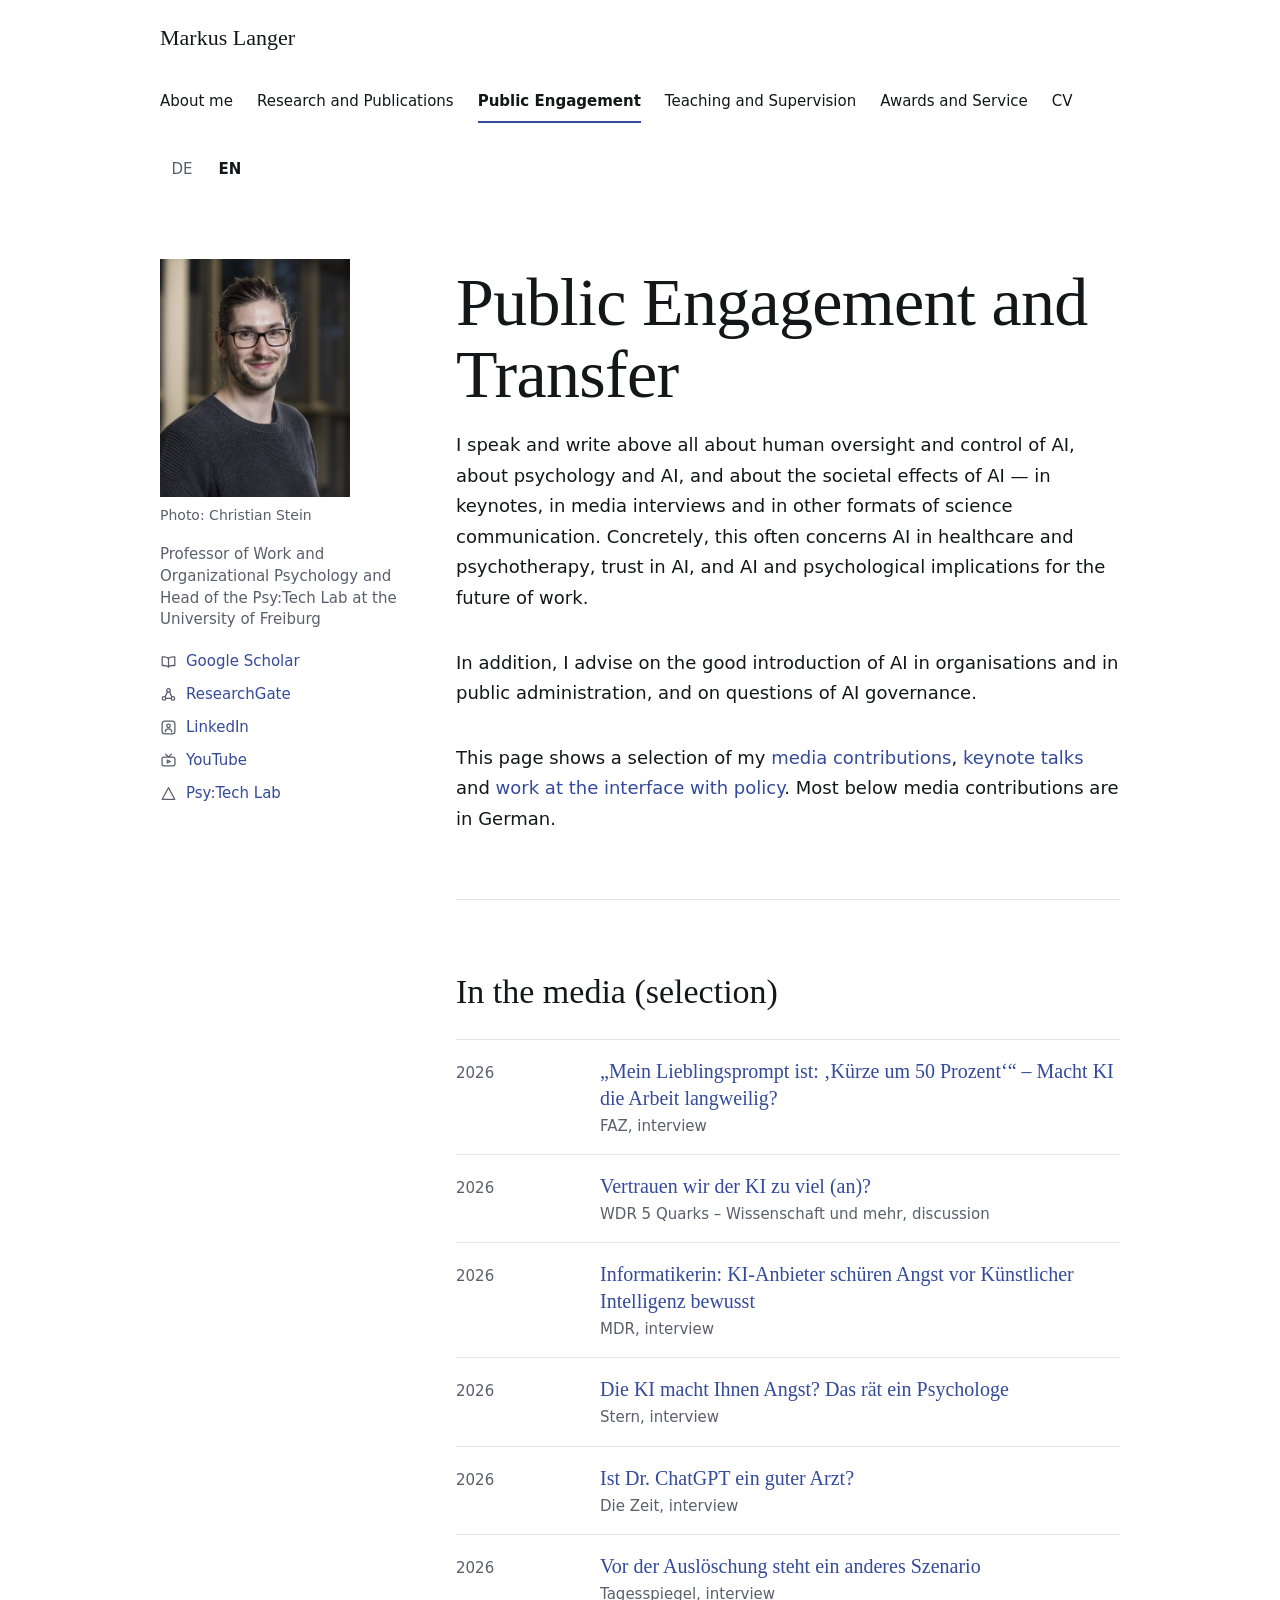
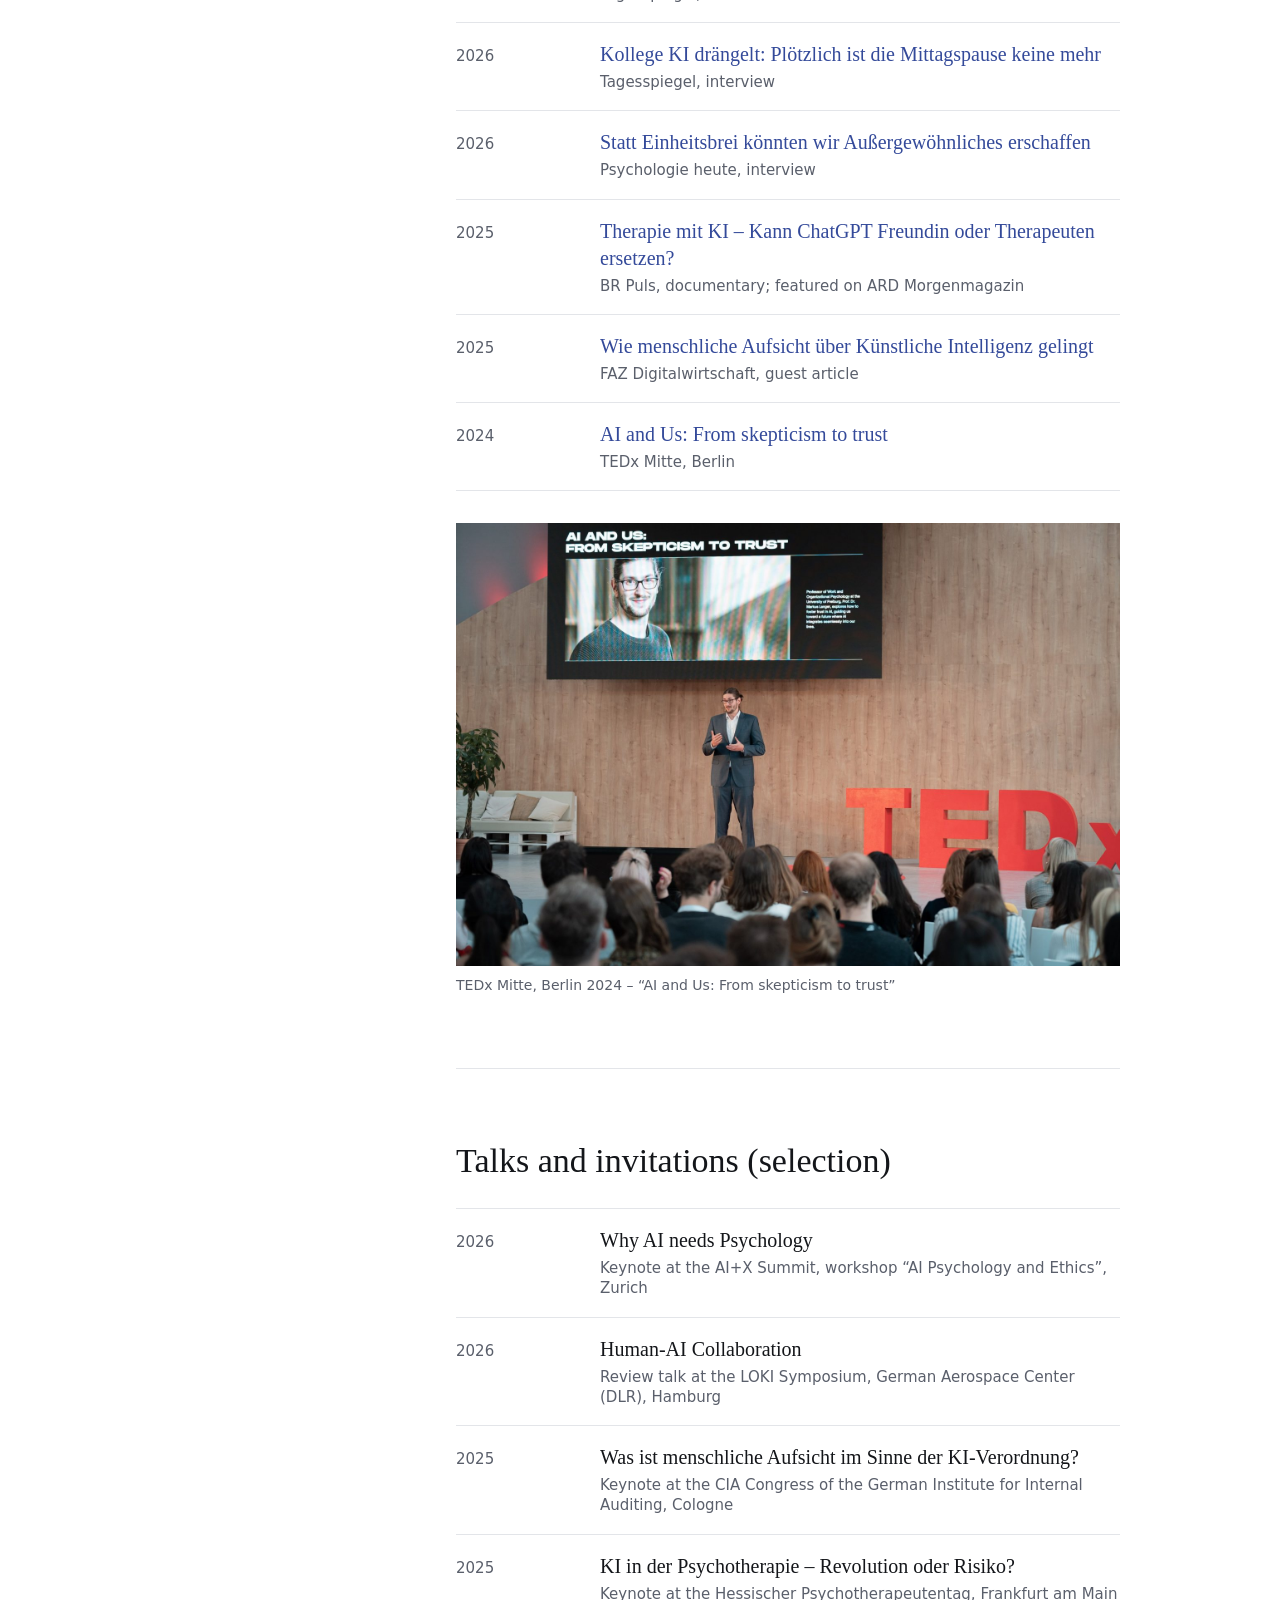
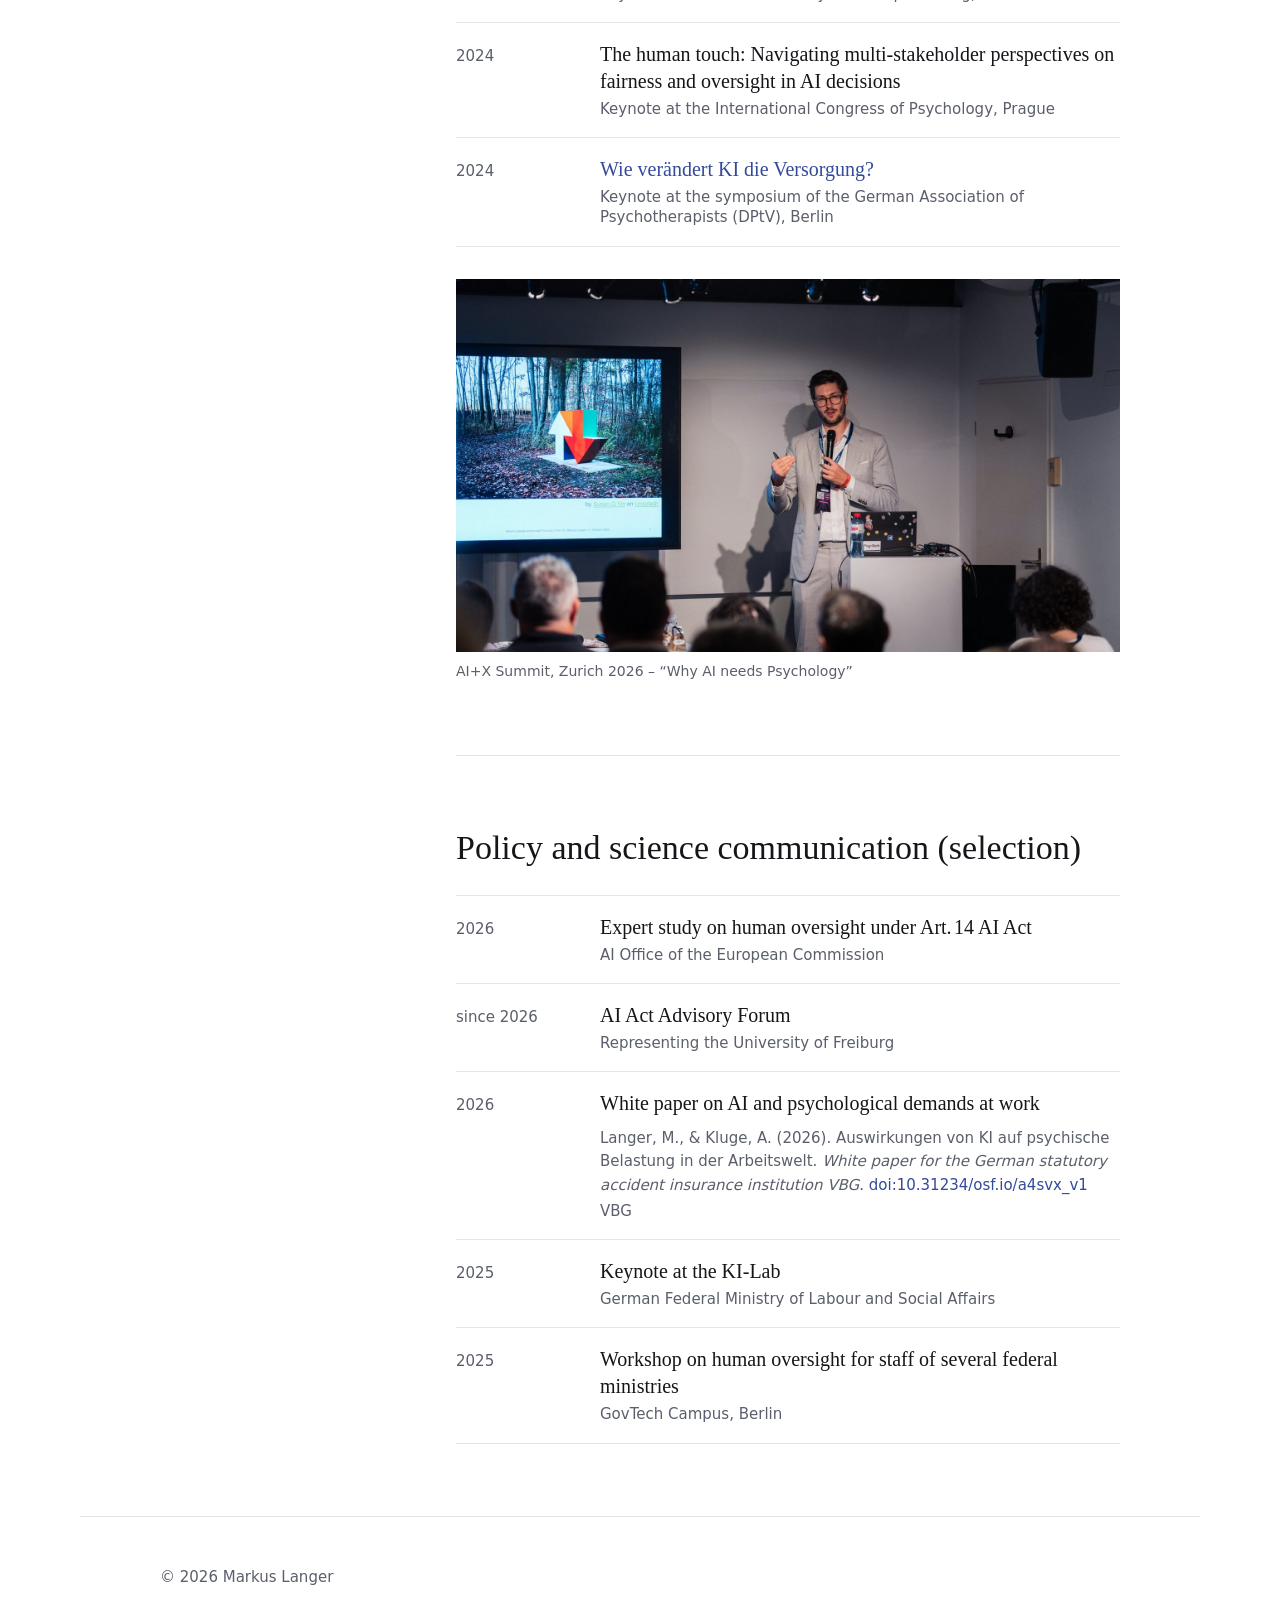
<file: en/public.html>
<!doctype html>
<html lang="en">
<head>
<meta charset="utf-8">
<meta name="viewport" content="width=device-width, initial-scale=1">
<title>Public Engagement and Transfer – Markus Langer</title>
<meta name="description" content="Media contributions, keynotes and policy work of Markus Langer.">
<link rel="stylesheet" href="../styles.css">
<link rel="canonical" href="https://markuslanger.eu/en/public.html">
<link rel="alternate" hreflang="de" href="https://markuslanger.eu/oeffentlichkeit.html">
<link rel="alternate" hreflang="en" href="https://markuslanger.eu/en/public.html">
<link rel="alternate" hreflang="x-default" href="https://markuslanger.eu/oeffentlichkeit.html">
<meta property="og:type" content="website">
<meta property="og:site_name" content="Markus Langer">
<meta property="og:locale" content="en_US">
<meta property="og:title" content="Public Engagement and Transfer – Markus Langer">
<meta property="og:description" content="Media contributions, keynotes and policy work of Markus Langer.">
<meta property="og:url" content="https://markuslanger.eu/en/public.html">
<meta property="og:image" content="https://markuslanger.eu/bilder/markus-langer.jpg">
<meta name="twitter:card" content="summary">
</head>
<body>

<header class="kopf innen">
  <a class="marke" href="index.html">Markus Langer</a>
  <button class="menue-knopf" type="button" aria-expanded="false" aria-controls="hauptmenue" aria-label="Menu"><svg class="icon-auf" viewBox="0 0 24 24" fill="none" stroke="currentColor" stroke-width="1.8" stroke-linecap="round" aria-hidden="true"><path d="M4 7h16M4 12h16M4 17h16"/></svg><svg class="icon-zu" viewBox="0 0 24 24" fill="none" stroke="currentColor" stroke-width="1.8" stroke-linecap="round" aria-hidden="true"><path d="M6 6l12 12M18 6 6 18"/></svg></button>
  <nav class="menue" id="hauptmenue" aria-label="Main menu">
    <a href="index.html">About me</a>
    <a href="research.html">Research and Publications</a>
    <a href="public.html" aria-current="page">Public Engagement</a>
    <a href="teaching.html">Teaching and Supervision</a>
    <a href="awards.html">Awards and Service</a>
    <a href="cv.html">CV</a>
    <span class="sprachen">
      <a class="inaktiv" href="../oeffentlichkeit.html" aria-label="Deutsch">DE</a>
      <a class="aktiv" href="public.html" aria-label="English">EN</a>
    </span>
  </nav>
</header>

<div class="seite innen">

  <aside class="profilspalte">
    <img src="../bilder/markus-langer.jpg" alt="Portrait photograph of Markus Langer" width="900" height="1125">
    <p class="foto-nachweis">Photo: Christian Stein</p>
    <p class="profil-rolle">Professor of Work and Organizational Psychology and Head of the Psy:Tech Lab at the University of Freiburg</p>
    <ul class="profil-links">
      <li><svg viewBox="0 0 20 20" fill="none" stroke="currentColor" stroke-width="1.5" stroke-linecap="round" stroke-linejoin="round" aria-hidden="true"><path d="M10 6.3C8.6 5.1 6.9 4.5 4.6 4.5H2.6v10.2h2c2.3 0 4 .6 5.4 1.81.4-1.2 3.1-1.8 5.4-1.8h2V4.5h-2c-2.3 0-4 .6-5.4 1.8z"/><path d="M10 6.3v10.2"/></svg><a href="https://scholar.google.de/citations?user=rA3QS8EAAAAJ&amp;hl=de">Google Scholar</a></li>
      <li><svg viewBox="0 0 20 20" fill="none" stroke="currentColor" stroke-width="1.5" stroke-linecap="round" stroke-linejoin="round" aria-hidden="true"><circle cx="4.8" cy="14.6" r="2.1"/><circle cx="15.2" cy="14.6" r="2.1"/><circle cx="10" cy="5.2" r="2.1"/><path d="M8.7 6.9 6.1 12.6M11.3 6.9l2.6 5.7M6.9 14.6h6.2"/></svg><a href="https://www.researchgate.net/profile/Markus-Langer-3">ResearchGate</a></li>
      <li><svg viewBox="0 0 20 20" fill="none" stroke="currentColor" stroke-width="1.5" stroke-linecap="round" stroke-linejoin="round" aria-hidden="true"><rect x="2.5" y="2.5" width="15" height="15" rx="3"/><circle cx="10" cy="8" r="2.1"/><path d="M6.2 15.1c0-2.1 1.7-3.4 3.8-3.4s3.8 1.3 3.8 3.4"/></svg><a href="https://www.linkedin.com/in/markuslanger/">LinkedIn</a></li>
      <li><svg viewBox="0 0 20 20" fill="none" stroke="currentColor" stroke-width="1.5" stroke-linecap="round" stroke-linejoin="round" aria-hidden="true"><rect x="2.4" y="6" width="15.2" height="10.4" rx="2.2"/><path d="M6.8 2.6 10 6l3.2-3.4"/><path d="M8.6 9.6l3.6 1.6-3.6 1.6z"/></svg><a href="https://www.youtube.com/@psychology-of-ai">YouTube</a></li>
      <li><svg viewBox="0 0 20 20" fill="none" stroke="currentColor" stroke-width="1.5" stroke-linecap="round" stroke-linejoin="round" aria-hidden="true"><path d="M10 3.2 17.4 16.8H2.6z"/></svg><a href="https://uni-freiburg.de/aopsy/">Psy:Tech Lab</a></li>
    </ul>
  </aside>

<main>

<section class="seitenkopf innen">
  <h1>Public Engagement and Transfer</h1>
  <div class="einleitung">
    <p>I speak and write above all about human oversight and control of AI, about psychology and AI, and about the societal effects of AI — in keynotes, in media interviews and in other formats of science communication. Concretely, this often concerns AI in healthcare and psychotherapy, trust in AI, and AI and psychological implications for the future of work.</p>
    <p>In addition, I advise on the good introduction of AI in organisations and in public administration, and on questions of AI governance.</p>
    <p>This page shows a selection of my <a href="#media">media contributions</a>, <a href="#talks">keynote talks</a> and <a href="#policy">work at the interface with policy</a>. Most below media contributions are in German.</p>
  </div>
</section>

<section class="abschnitt innen" id="media">
  <h2>In the media (selection)</h2>
  <div class="liste schmal">
    <div class="zeile">
      <div class="wann">2026</div>
      <div class="was"><a href="https://www.faz.net/aktuell/karriere-hochschule/buero-co/macht-ki-die-arbeit-langweilig-oft-sitze-ich-da-und-denke-was-mache-ich-hier-201296926.html">„Mein Lieblingsprompt ist: ‚Kürze um 50 Prozent‘“ – Macht KI die Arbeit langweilig?</a>
        <span class="wo">FAZ, interview</span>
      </div>
    </div>
    <div class="zeile">
      <div class="wann">2026</div>
      <div class="was"><a href="https://www.wdr.de/programmvorschau/wdr5/sendung/2026-10-09/15-05/whatson_11796895312527/wdr-5-quarks-wissenschaft-und-mehr.html">Vertrauen wir der KI zu viel (an)?</a>
        <span class="wo">WDR 5 Quarks – Wissenschaft und mehr, discussion</span>
      </div>
    </div>
    <div class="zeile">
      <div class="wann">2026</div>
      <div class="was"><a href="https://www.mdr.de/nachrichten/deutschland/gesellschaft/ki-angst-kontrollverlust,kuenstliche-intelligenz-250.html">Informatikerin: KI-Anbieter schüren Angst vor Künstlicher Intelligenz bewusst</a>
        <span class="wo">MDR, interview</span>
      </div>
    </div>
    <div class="zeile">
      <div class="wann">2026</div>
      <div class="was"><a href="https://www.stern.de/gesellschaft/angst-vor-ki--das-raet-ein-psychologe-gegen-das-ohnmachtsgefuehl-38274006.html">Die KI macht Ihnen Angst? Das rät ein Psychologe</a>
        <span class="wo">Stern, interview</span>
      </div>
    </div>
    <div class="zeile">
      <div class="wann">2026</div>
      <div class="was"><a href="https://www.zeit.de/gesundheit/2026-02/selbstdiagnose-ki-gesundheit-therapie-arzt-chatgpt">Ist Dr. ChatGPT ein guter Arzt?</a>
        <span class="wo">Die Zeit, interview</span>
      </div>
    </div>
    <div class="zeile">
      <div class="wann">2026</div>
      <div class="was"><a href="https://www.tagesspiegel.de/wissen/vor-der-ausloschung-steht-ein-anderes-szenario-ein-psychologe-uber-ki-angste-und-kontrollverlust-16050570.html">Vor der Auslöschung steht ein anderes Szenario</a>
        <span class="wo">Tagesspiegel, interview</span>
      </div>
    </div>
    <div class="zeile">
      <div class="wann">2026</div>
      <div class="was"><a href="https://www.tagesspiegel.de/wirtschaft/karriere/kollege-ki-drangelt-plotzlich-ist-die-mittagspause-keine-mehr-15693873.html">Kollege KI drängelt: Plötzlich ist die Mittagspause keine mehr</a>
        <span class="wo">Tagesspiegel, interview</span>
      </div>
    </div>
    <div class="zeile">
      <div class="wann">2026</div>
      <div class="was"><a href="https://de.readly.com/magazines/psychologie-heute/2026-03-13/69ad16440d6bfac4b839e307">Statt Einheitsbrei könnten wir Außergewöhnliches erschaffen</a>
        <span class="wo">Psychologie heute, interview</span>
      </div>
    </div>
    <div class="zeile">
      <div class="wann">2025</div>
      <div class="was"><a href="https://www.youtube.com/watch?v=hCh6VnrINBc">Therapie mit KI – Kann ChatGPT Freundin oder Therapeuten ersetzen?</a>
        <span class="wo">BR Puls, documentary; featured on ARD Morgenmagazin</span>
      </div>
    </div>
    <div class="zeile">
      <div class="wann">2025</div>
      <div class="was"><a href="https://www.faz.net/premium/digitalwirtschaft/kuenstliche-intelligenz/wie-menschliche-aufsicht-ueber-kuenstliche-intelligenz-gelingt-110719480.html">Wie menschliche Aufsicht über Künstliche Intelligenz gelingt</a>
        <span class="wo">FAZ Digitalwirtschaft, guest article</span>
      </div>
    </div>
    <div class="zeile">
      <div class="wann">2024</div>
      <div class="was"><a href="https://www.youtube.com/watch?v=wCP4D_3jsCA&amp;t=301s">AI and Us: From skepticism to trust</a>
        <span class="wo">TEDx Mitte, Berlin</span>
      </div>
    </div>
  </div>
  <figure class="medienbild">
    <a href="https://www.youtube.com/watch?v=wCP4D_3jsCA&amp;t=301s"><img src="../bilder/tedx-berlin-2024.jpg" alt="Markus Langer on stage at TEDx Mitte in Berlin, with the slide “AI and Us: From Skepticism to Trust” in the background" width="1600" height="1066" loading="lazy"></a>
    <figcaption>TEDx Mitte, Berlin 2024 – “AI and Us: From skepticism to trust”</figcaption>
  </figure>
</section>

<section class="abschnitt innen" id="talks">
  <h2>Talks and invitations (selection)</h2>
  <div class="liste schmal">
    <div class="zeile">
      <div class="wann">2026</div>
      <div class="was">Why AI needs Psychology
        <span class="wo">Keynote at the AI+X Summit, workshop “AI Psychology and Ethics”, Zurich</span>
      </div>
    </div>
    <div class="zeile">
      <div class="wann">2026</div>
      <div class="was">Human-AI Collaboration
        <span class="wo">Review talk at the LOKI Symposium, German Aerospace Center (DLR), Hamburg</span>
      </div>
    </div>
    <div class="zeile">
      <div class="wann">2025</div>
      <div class="was">Was ist menschliche Aufsicht im Sinne der KI-Verordnung?
        <span class="wo">Keynote at the CIA Congress of the German Institute for Internal Auditing, Cologne</span>
      </div>
    </div>
    <div class="zeile">
      <div class="wann">2025</div>
      <div class="was">KI in der Psychotherapie – Revolution oder Risiko?
        <span class="wo">Keynote at the Hessischer Psychotherapeutentag, Frankfurt am Main</span>
      </div>
    </div>
    <div class="zeile">
      <div class="wann">2024</div>
      <div class="was">The human touch: Navigating multi-stakeholder perspectives on fairness and oversight in AI decisions
        <span class="wo">Keynote at the International Congress of Psychology, Prague</span>
      </div>
    </div>
    <div class="zeile">
      <div class="wann">2024</div>
      <div class="was"><a href="https://www.youtube.com/watch?v=ZH2MpDGM3xY&amp;t=21s">Wie verändert KI die Versorgung?</a>
        <span class="wo">Keynote at the symposium of the German Association of Psychotherapists (DPtV), Berlin</span>
      </div>
    </div>
  </div>
  <figure class="medienbild">
    <img src="../bilder/aix-summit-zuerich-2026.jpg" alt="Markus Langer giving a talk at the AI+X Summit in Zurich, with a presentation slide on the left" width="1600" height="900" loading="lazy">
    <figcaption>AI+X Summit, Zurich 2026 – “Why AI needs Psychology”</figcaption>
  </figure>
</section>

<section class="abschnitt innen" id="policy">
  <h2>Policy and science communication (selection)</h2>
  <div class="liste schmal">
    <div class="zeile">
      <div class="wann">2026</div>
      <div class="was">Expert study on human oversight under Art. 14 AI Act
        <span class="wo">AI Office of the European Commission</span>
      </div>
    </div>
    <div class="zeile">
      <div class="wann">since 2026</div>
      <div class="was">AI Act Advisory Forum
        <span class="wo">Representing the University of Freiburg</span>
      </div>
    </div>
    <div class="zeile">
      <div class="wann">2026</div>
      <div class="was">White paper on AI and psychological demands at work
        <p class="notiz">Langer, M., &amp; Kluge, A. (2026). Auswirkungen von KI auf psychische Belastung in der Arbeitswelt. <em>White paper for the German statutory accident insurance institution VBG</em>. <a href="https://doi.org/10.31234/osf.io/a4svx_v1">doi:10.31234/osf.io/a4svx_v1</a></p>
        <span class="wo">VBG</span>
      </div>
    </div>
    <div class="zeile">
      <div class="wann">2025</div>
      <div class="was">Keynote at the KI-Lab
        <span class="wo">German Federal Ministry of Labour and Social Affairs</span>
      </div>
    </div>
    <div class="zeile">
      <div class="wann">2025</div>
      <div class="was">Workshop on human oversight for staff of several federal ministries
        <span class="wo">GovTech Campus, Berlin</span>
      </div>
    </div>
  </div>
</section>

</main>
</div>

<footer class="fuss innen">
  <div>© 2026 Markus Langer</div>
</footer>

<script src="../menue.js"></script>
</body>
</html>
</file>
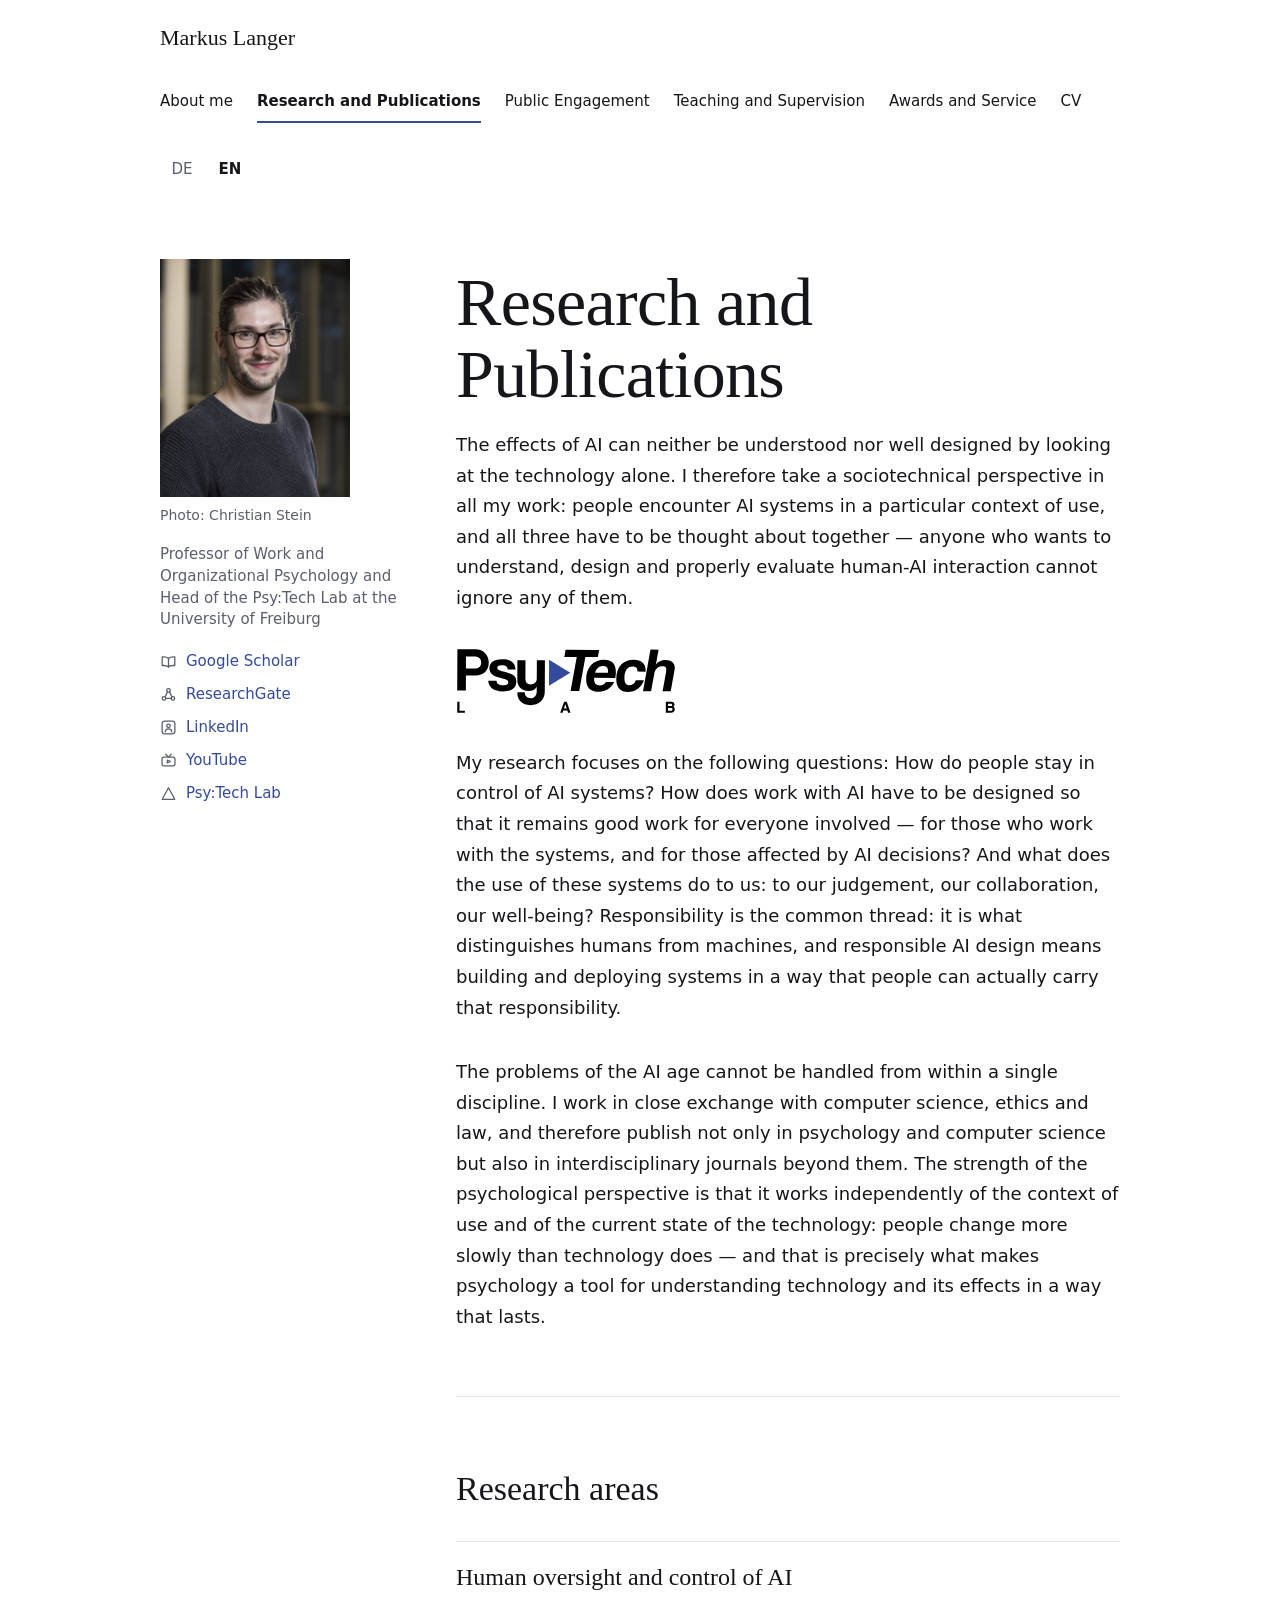
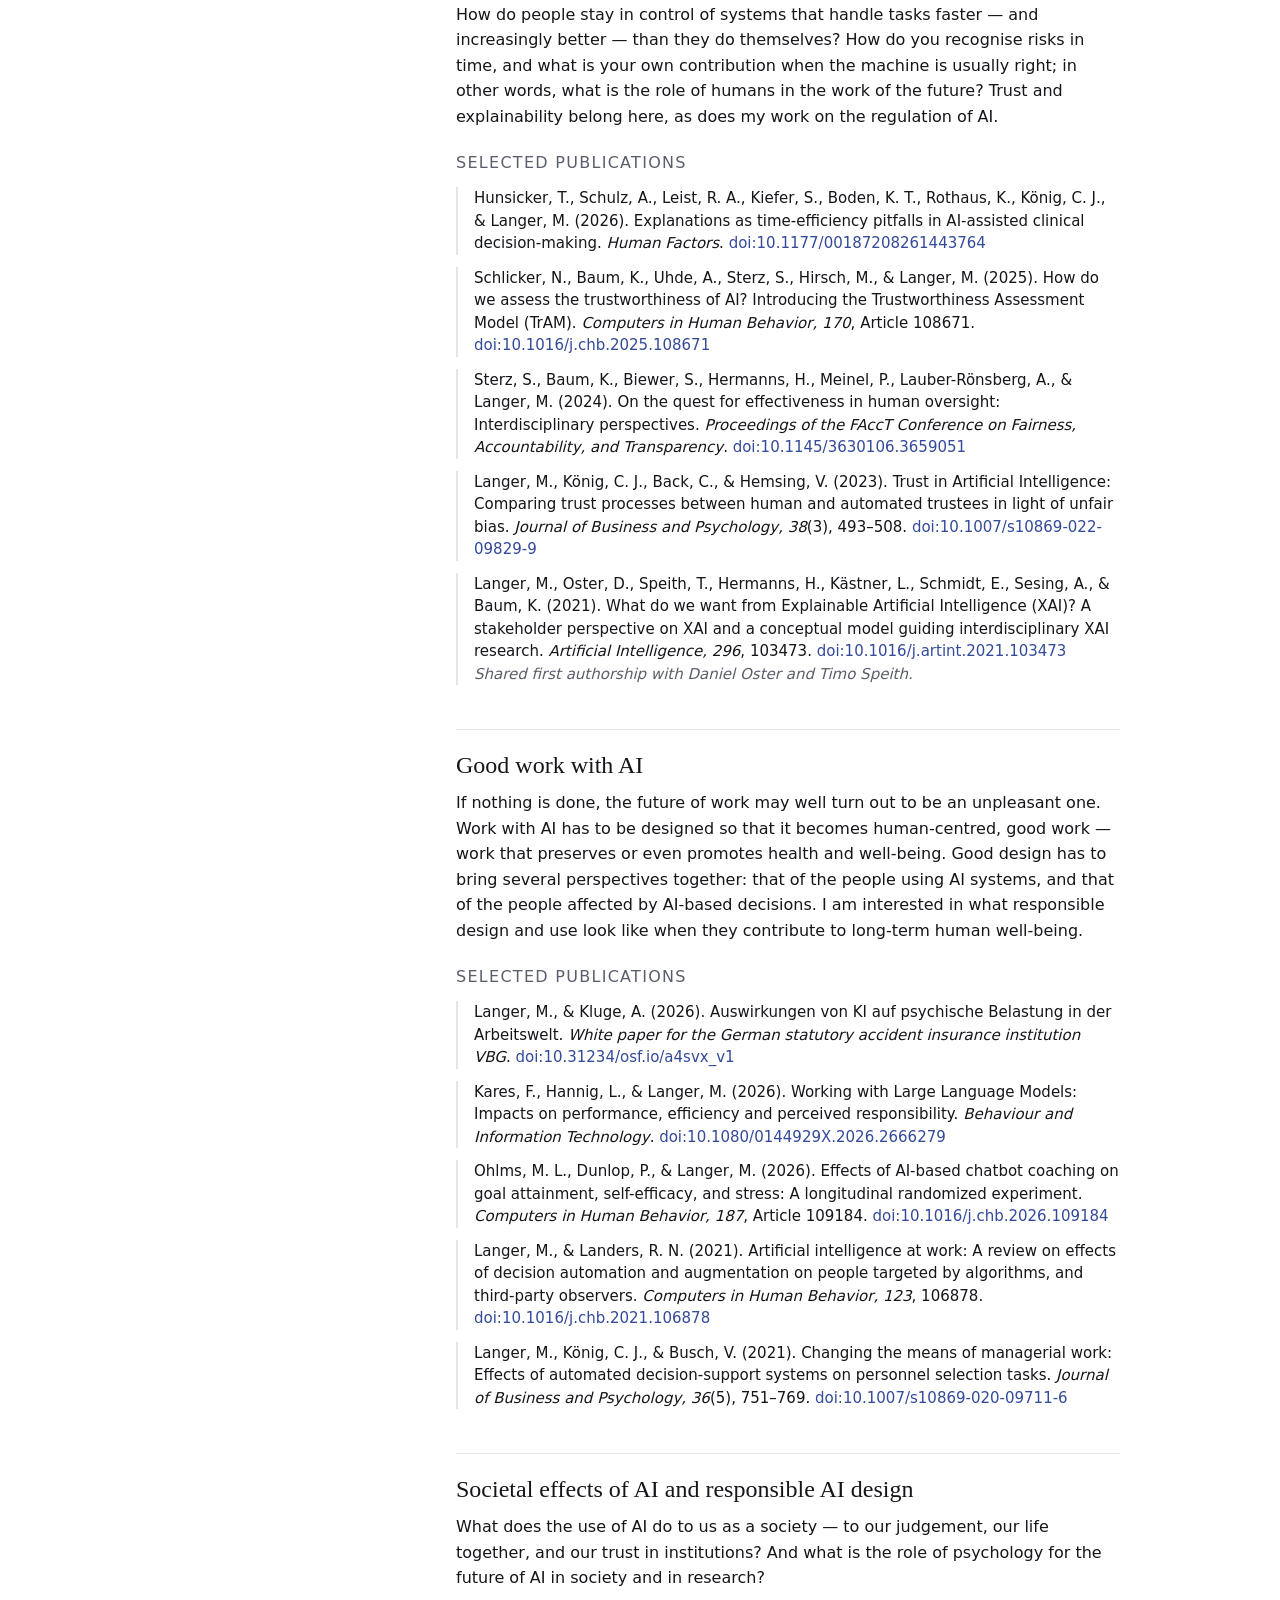
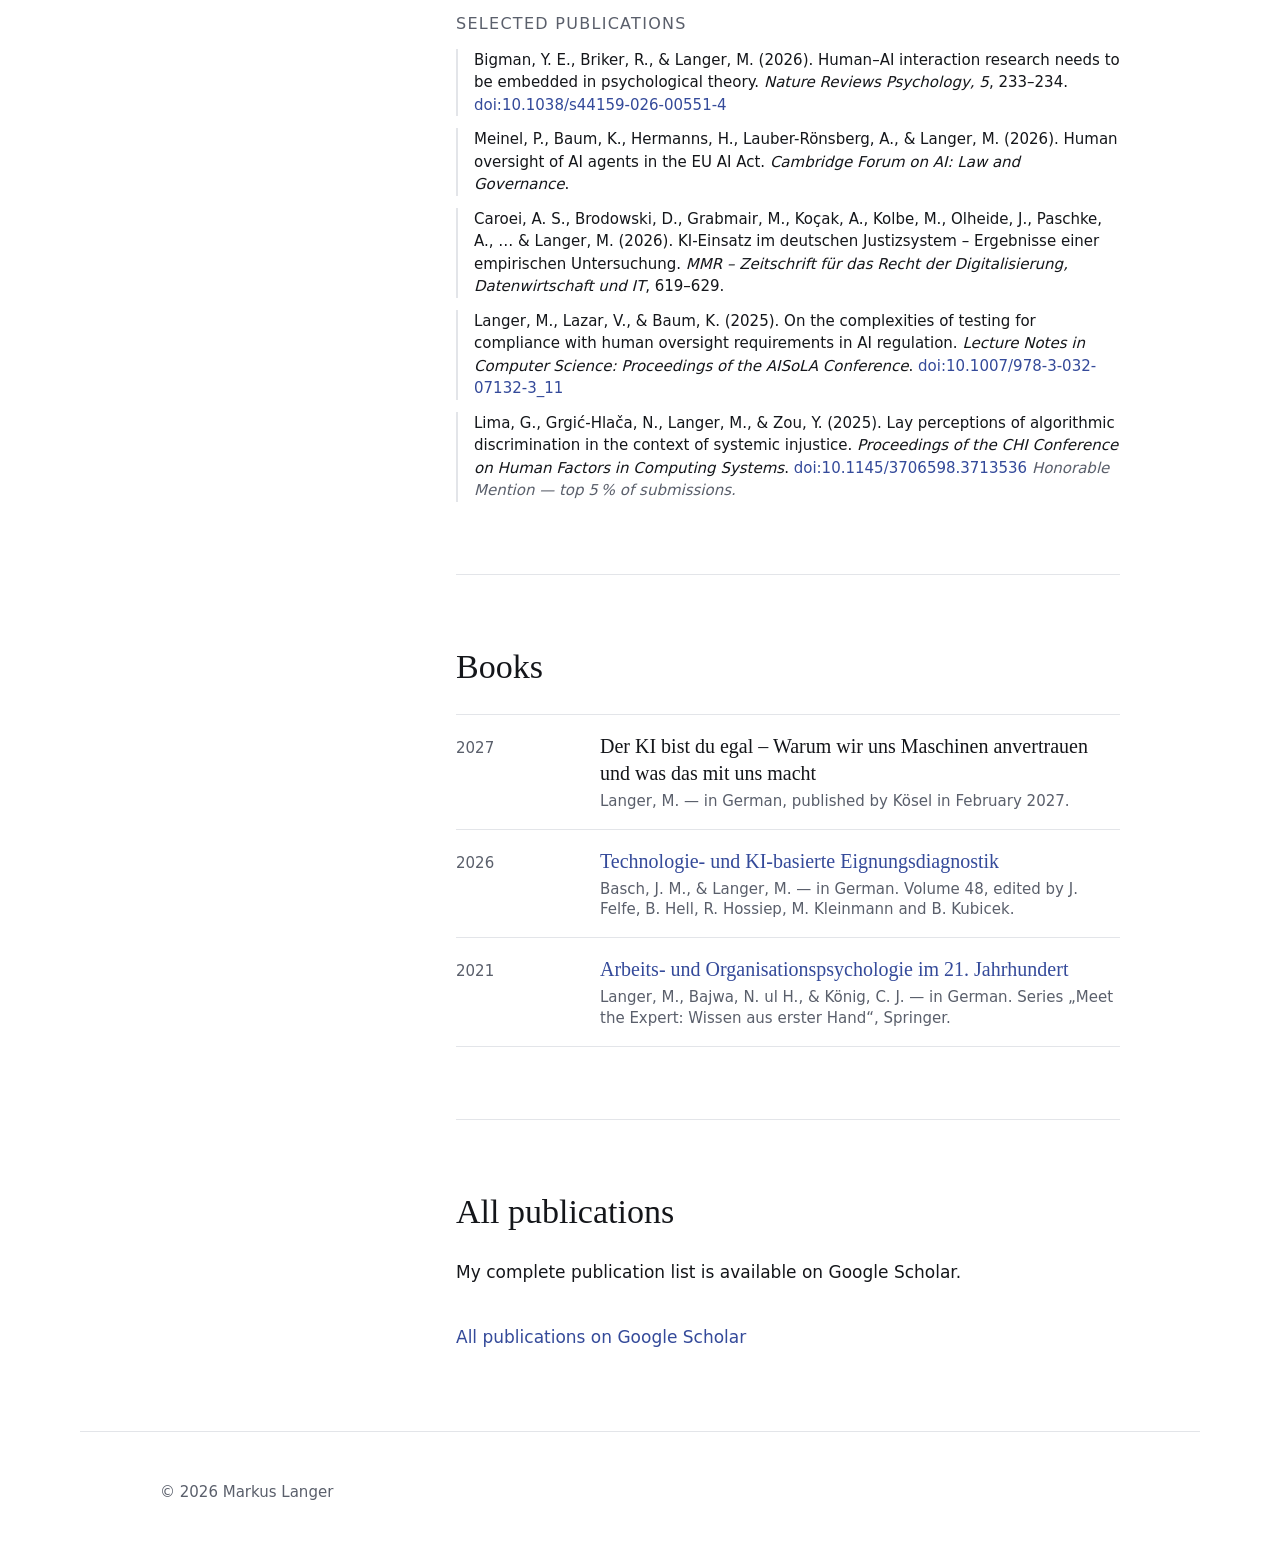
<file: en/research.html>
<!doctype html>
<html lang="en">
<head>
<meta charset="utf-8">
<meta name="viewport" content="width=device-width, initial-scale=1">
<title>Research and Publications – Markus Langer</title>
<meta name="description" content="Research areas and selected publications of Markus Langer.">
<link rel="stylesheet" href="../styles.css">
<link rel="canonical" href="https://markuslanger.eu/en/research.html">
<link rel="alternate" hreflang="de" href="https://markuslanger.eu/forschung.html">
<link rel="alternate" hreflang="en" href="https://markuslanger.eu/en/research.html">
<link rel="alternate" hreflang="x-default" href="https://markuslanger.eu/forschung.html">
<meta property="og:type" content="website">
<meta property="og:site_name" content="Markus Langer">
<meta property="og:locale" content="en_US">
<meta property="og:title" content="Research and Publications – Markus Langer">
<meta property="og:description" content="Research areas and selected publications of Markus Langer.">
<meta property="og:url" content="https://markuslanger.eu/en/research.html">
<meta property="og:image" content="https://markuslanger.eu/bilder/markus-langer.jpg">
<meta name="twitter:card" content="summary">
</head>
<body>

<header class="kopf innen">
  <a class="marke" href="index.html">Markus Langer</a>
  <button class="menue-knopf" type="button" aria-expanded="false" aria-controls="hauptmenue" aria-label="Menu"><svg class="icon-auf" viewBox="0 0 24 24" fill="none" stroke="currentColor" stroke-width="1.8" stroke-linecap="round" aria-hidden="true"><path d="M4 7h16M4 12h16M4 17h16"/></svg><svg class="icon-zu" viewBox="0 0 24 24" fill="none" stroke="currentColor" stroke-width="1.8" stroke-linecap="round" aria-hidden="true"><path d="M6 6l12 12M18 6 6 18"/></svg></button>
  <nav class="menue" id="hauptmenue" aria-label="Main menu">
    <a href="index.html">About me</a>
    <a href="research.html" aria-current="page">Research and Publications</a>
    <a href="public.html">Public Engagement</a>
    <a href="teaching.html">Teaching and Supervision</a>
    <a href="awards.html">Awards and Service</a>
    <a href="cv.html">CV</a>
    <span class="sprachen">
      <a class="inaktiv" href="../forschung.html" aria-label="Deutsch">DE</a>
      <a class="aktiv" href="research.html" aria-label="English">EN</a>
    </span>
  </nav>
</header>

<div class="seite innen">

  <aside class="profilspalte">
    <img src="../bilder/markus-langer.jpg" alt="Portrait photograph of Markus Langer" width="900" height="1125">
    <p class="foto-nachweis">Photo: Christian Stein</p>
    <p class="profil-rolle">Professor of Work and Organizational Psychology and Head of the Psy:Tech Lab at the University of Freiburg</p>
    <ul class="profil-links">
      <li><svg viewBox="0 0 20 20" fill="none" stroke="currentColor" stroke-width="1.5" stroke-linecap="round" stroke-linejoin="round" aria-hidden="true"><path d="M10 6.3C8.6 5.1 6.9 4.5 4.6 4.5H2.6v10.2h2c2.3 0 4 .6 5.4 1.81.4-1.2 3.1-1.8 5.4-1.8h2V4.5h-2c-2.3 0-4 .6-5.4 1.8z"/><path d="M10 6.3v10.2"/></svg><a href="https://scholar.google.de/citations?user=rA3QS8EAAAAJ&amp;hl=de">Google Scholar</a></li>
      <li><svg viewBox="0 0 20 20" fill="none" stroke="currentColor" stroke-width="1.5" stroke-linecap="round" stroke-linejoin="round" aria-hidden="true"><circle cx="4.8" cy="14.6" r="2.1"/><circle cx="15.2" cy="14.6" r="2.1"/><circle cx="10" cy="5.2" r="2.1"/><path d="M8.7 6.9 6.1 12.6M11.3 6.9l2.6 5.7M6.9 14.6h6.2"/></svg><a href="https://www.researchgate.net/profile/Markus-Langer-3">ResearchGate</a></li>
      <li><svg viewBox="0 0 20 20" fill="none" stroke="currentColor" stroke-width="1.5" stroke-linecap="round" stroke-linejoin="round" aria-hidden="true"><rect x="2.5" y="2.5" width="15" height="15" rx="3"/><circle cx="10" cy="8" r="2.1"/><path d="M6.2 15.1c0-2.1 1.7-3.4 3.8-3.4s3.8 1.3 3.8 3.4"/></svg><a href="https://www.linkedin.com/in/markuslanger/">LinkedIn</a></li>
      <li><svg viewBox="0 0 20 20" fill="none" stroke="currentColor" stroke-width="1.5" stroke-linecap="round" stroke-linejoin="round" aria-hidden="true"><rect x="2.4" y="6" width="15.2" height="10.4" rx="2.2"/><path d="M6.8 2.6 10 6l3.2-3.4"/><path d="M8.6 9.6l3.6 1.6-3.6 1.6z"/></svg><a href="https://www.youtube.com/@psychology-of-ai">YouTube</a></li>
      <li><svg viewBox="0 0 20 20" fill="none" stroke="currentColor" stroke-width="1.5" stroke-linecap="round" stroke-linejoin="round" aria-hidden="true"><path d="M10 3.2 17.4 16.8H2.6z"/></svg><a href="https://uni-freiburg.de/aopsy/">Psy:Tech Lab</a></li>
    </ul>
  </aside>

<main>

<section class="seitenkopf innen">
  <h1>Research and Publications</h1>
  <div class="einleitung">
    <p>The effects of AI can neither be understood nor well designed by looking at the technology alone. I therefore take a sociotechnical perspective in all my work: people encounter AI systems in a particular context of use, and all three have to be thought about together — anyone who wants to understand, design and properly evaluate human-AI interaction cannot ignore any of them.</p>
    <a class="lab-logo" href="https://uni-freiburg.de/aopsy/"><img src="../bilder/psytech-logo.svg" alt="Psy:Tech Lab, University of Freiburg" width="3720" height="1120"></a>
    <p>My research focuses on the following questions: How do people stay in control of AI systems? How does work with AI have to be designed so that it remains good work for everyone involved — for those who work with the systems, and for those affected by AI decisions? And what does the use of these systems do to us: to our judgement, our collaboration, our well-being? Responsibility is the common thread: it is what distinguishes humans from machines, and responsible AI design means building and deploying systems in a way that people can actually carry that responsibility.</p>
    <p>The problems of the AI age cannot be handled from within a single discipline. I work in close exchange with computer science, ethics and law, and therefore publish not only in psychology and computer science but also in interdisciplinary journals beyond them. The strength of the psychological perspective is that it works independently of the context of use and of the current state of the technology: people change more slowly than technology does — and that is precisely what makes psychology a tool for understanding technology and its effects in a way that lasts.</p>
  </div>
</section>

<section class="abschnitt innen" id="areas">
  <h2>Research areas</h2>
    <div class="saeulen" style="margin-top: 32px;">

      <div class="saeule">
        <h3>Human oversight and control of AI</h3>
        <p>How do people stay in control of systems that handle tasks faster — and increasingly better — than they do themselves? How do you recognise risks in time, and what is your own contribution when the machine is usually right; in other words, what is the role of humans in the work of the future? Trust and explainability belong here, as does my work on the regulation of AI.</p>
        <p class="auswahl-label">Selected publications</p>
        <ul class="publikationen">
          <li>Hunsicker, T., Schulz, A., Leist, R. A., Kiefer, S., Boden, K. T., Rothaus, K., König, C. J., &amp; Langer, M. (2026). Explanations as time-efficiency pitfalls in AI-assisted clinical decision-making. <em>Human Factors</em>. <a href="https://doi.org/10.1177/00187208261443764">doi:10.1177/00187208261443764</a></li>
          <li>Schlicker, N., Baum, K., Uhde, A., Sterz, S., Hirsch, M., &amp; Langer, M. (2025). How do we assess the trustworthiness of AI? Introducing the Trustworthiness Assessment Model (TrAM). <em>Computers in Human Behavior, 170</em>, Article 108671. <a href="https://doi.org/10.1016/j.chb.2025.108671">doi:10.1016/j.chb.2025.108671</a></li>
          <li>Sterz, S., Baum, K., Biewer, S., Hermanns, H., Meinel, P., Lauber-Rönsberg, A., &amp; Langer, M. (2024). On the quest for effectiveness in human oversight: Interdisciplinary perspectives. <em>Proceedings of the FAccT Conference on Fairness, Accountability, and Transparency</em>. <a href="https://doi.org/10.1145/3630106.3659051">doi:10.1145/3630106.3659051</a></li>
          <li>Langer, M., König, C. J., Back, C., &amp; Hemsing, V. (2023). Trust in Artificial Intelligence: Comparing trust processes between human and automated trustees in light of unfair bias. <em>Journal of Business and Psychology, 38</em>(3), 493–508. <a href="https://doi.org/10.1007/s10869-022-09829-9">doi:10.1007/s10869-022-09829-9</a></li>
          <li>Langer, M., Oster, D., Speith, T., Hermanns, H., Kästner, L., Schmidt, E., Sesing, A., &amp; Baum, K. (2021). What do we want from Explainable Artificial Intelligence (XAI)? A stakeholder perspective on XAI and a conceptual model guiding interdisciplinary XAI research. <em>Artificial Intelligence, 296</em>, 103473. <a href="https://doi.org/10.1016/j.artint.2021.103473">doi:10.1016/j.artint.2021.103473</a> <span class="notiz">Shared first authorship with Daniel Oster and Timo Speith.</span></li>
        </ul>
      </div>

      <div class="saeule">
        <h3>Good work with AI</h3>
        <p>If nothing is done, the future of work may well turn out to be an unpleasant one. Work with AI has to be designed so that it becomes human-centred, good work — work that preserves or even promotes health and well-being. Good design has to bring several perspectives together: that of the people using AI systems, and that of the people affected by AI-based decisions. I am interested in what responsible design and use look like when they contribute to long-term human well-being.</p>
        <p class="auswahl-label">Selected publications</p>
        <ul class="publikationen">
          <li>Langer, M., &amp; Kluge, A. (2026). Auswirkungen von KI auf psychische Belastung in der Arbeitswelt. <em>White paper for the German statutory accident insurance institution VBG</em>. <a href="https://doi.org/10.31234/osf.io/a4svx_v1">doi:10.31234/osf.io/a4svx_v1</a></li>
          <li>Kares, F., Hannig, L., &amp; Langer, M. (2026). Working with Large Language Models: Impacts on performance, efficiency and perceived responsibility. <em>Behaviour and Information Technology</em>. <a href="https://doi.org/10.1080/0144929X.2026.2666279">doi:10.1080/0144929X.2026.2666279</a></li>
          <li>Ohlms, M. L., Dunlop, P., &amp; Langer, M. (2026). Effects of AI-based chatbot coaching on goal attainment, self-efficacy, and stress: A longitudinal randomized experiment. <em>Computers in Human Behavior, 187</em>, Article 109184. <a href="https://doi.org/10.1016/j.chb.2026.109184">doi:10.1016/j.chb.2026.109184</a></li>
          <li>Langer, M., &amp; Landers, R. N. (2021). Artificial intelligence at work: A review on effects of decision automation and augmentation on people targeted by algorithms, and third-party observers. <em>Computers in Human Behavior, 123</em>, 106878. <a href="https://doi.org/10.1016/j.chb.2021.106878">doi:10.1016/j.chb.2021.106878</a></li>
          <li>Langer, M., König, C. J., &amp; Busch, V. (2021). Changing the means of managerial work: Effects of automated decision-support systems on personnel selection tasks. <em>Journal of Business and Psychology, 36</em>(5), 751–769. <a href="https://doi.org/10.1007/s10869-020-09711-6">doi:10.1007/s10869-020-09711-6</a></li>
        </ul>
      </div>

      <div class="saeule">
        <h3>Societal effects of AI and responsible AI design</h3>
        <p>What does the use of AI do to us as a society — to our judgement, our life together, and our trust in institutions? And what is the role of psychology for the future of AI in society and in research?</p>
        <p class="auswahl-label">Selected publications</p>
        <ul class="publikationen">
          <li>Bigman, Y. E., Briker, R., &amp; Langer, M. (2026). Human–AI interaction research needs to be embedded in psychological theory. <em>Nature Reviews Psychology, 5</em>, 233–234. <a href="https://doi.org/10.1038/s44159-026-00551-4">doi:10.1038/s44159-026-00551-4</a></li>
          <li>Meinel, P., Baum, K., Hermanns, H., Lauber-Rönsberg, A., &amp; Langer, M. (2026). Human oversight of AI agents in the EU AI Act. <em>Cambridge Forum on AI: Law and Governance</em>.</li>
          <li>Caroei, A. S., Brodowski, D., Grabmair, M., Koçak, A., Kolbe, M., Olheide, J., Paschke, A., … &amp; Langer, M. (2026). KI-Einsatz im deutschen Justizsystem – Ergebnisse einer empirischen Untersuchung. <em>MMR – Zeitschrift für das Recht der Digitalisierung, Datenwirtschaft und IT</em>, 619–629.</li>
          <li>Langer, M., Lazar, V., &amp; Baum, K. (2025). On the complexities of testing for compliance with human oversight requirements in AI regulation. <em>Lecture Notes in Computer Science: Proceedings of the AISoLA Conference</em>. <a href="https://doi.org/10.1007/978-3-032-07132-3_11">doi:10.1007/978-3-032-07132-3_11</a></li>
          <li>Lima, G., Grgić-Hlača, N., Langer, M., &amp; Zou, Y. (2025). Lay perceptions of algorithmic discrimination in the context of systemic injustice. <em>Proceedings of the CHI Conference on Human Factors in Computing Systems</em>. <a href="https://doi.org/10.1145/3706598.3713536">doi:10.1145/3706598.3713536</a> <span class="notiz">Honorable Mention — top 5 % of submissions.</span></li>
        </ul>
      </div>

    </div>

</section>

<section class="abschnitt innen" id="books">
  <h2>Books</h2>
  <div class="liste schmal">
    <div class="zeile">
      <div class="wann">2027</div>
      <div class="was">Der KI bist du egal – Warum wir uns Maschinen anvertrauen und was das mit uns macht
        <span class="wo">Langer, M. — in German, published by Kösel in February 2027.</span>
      </div>
    </div>
    <div class="zeile">
      <div class="wann">2026</div>
      <div class="was"><a href="https://www.hogrefe.com/de/shop/technologie-und-ki-basierte-eignungsdiagnostik-101797.html">Technologie- und KI-basierte Eignungsdiagnostik</a>
        <span class="wo">Basch, J. M., &amp; Langer, M. — in German. Volume 48, edited by J. Felfe, B. Hell, R. Hossiep, M. Kleinmann and B. Kubicek.</span>
      </div>
    </div>
    <div class="zeile">
      <div class="wann">2021</div>
      <div class="was"><a href="https://link.springer.com/book/10.1007/978-3-658-30838-4">Arbeits- und Organisationspsychologie im 21. Jahrhundert</a>
        <span class="wo">Langer, M., Bajwa, N. ul H., &amp; König, C. J. — in German. Series „Meet the Expert: Wissen aus erster Hand“, Springer.</span>
      </div>
    </div>
  </div>
</section>

<section class="abschnitt innen" id="publications">
  <h2>All publications</h2>
  <p>My complete publication list is available on Google Scholar.</p>
  <a class="weiter" href="https://scholar.google.de/citations?user=rA3QS8EAAAAJ&amp;hl=de">All publications on Google Scholar</a>
</section>

</main>
</div>

<footer class="fuss innen">
  <div>© 2026 Markus Langer</div>
</footer>

<script src="../menue.js"></script>
</body>
</html>
</file>
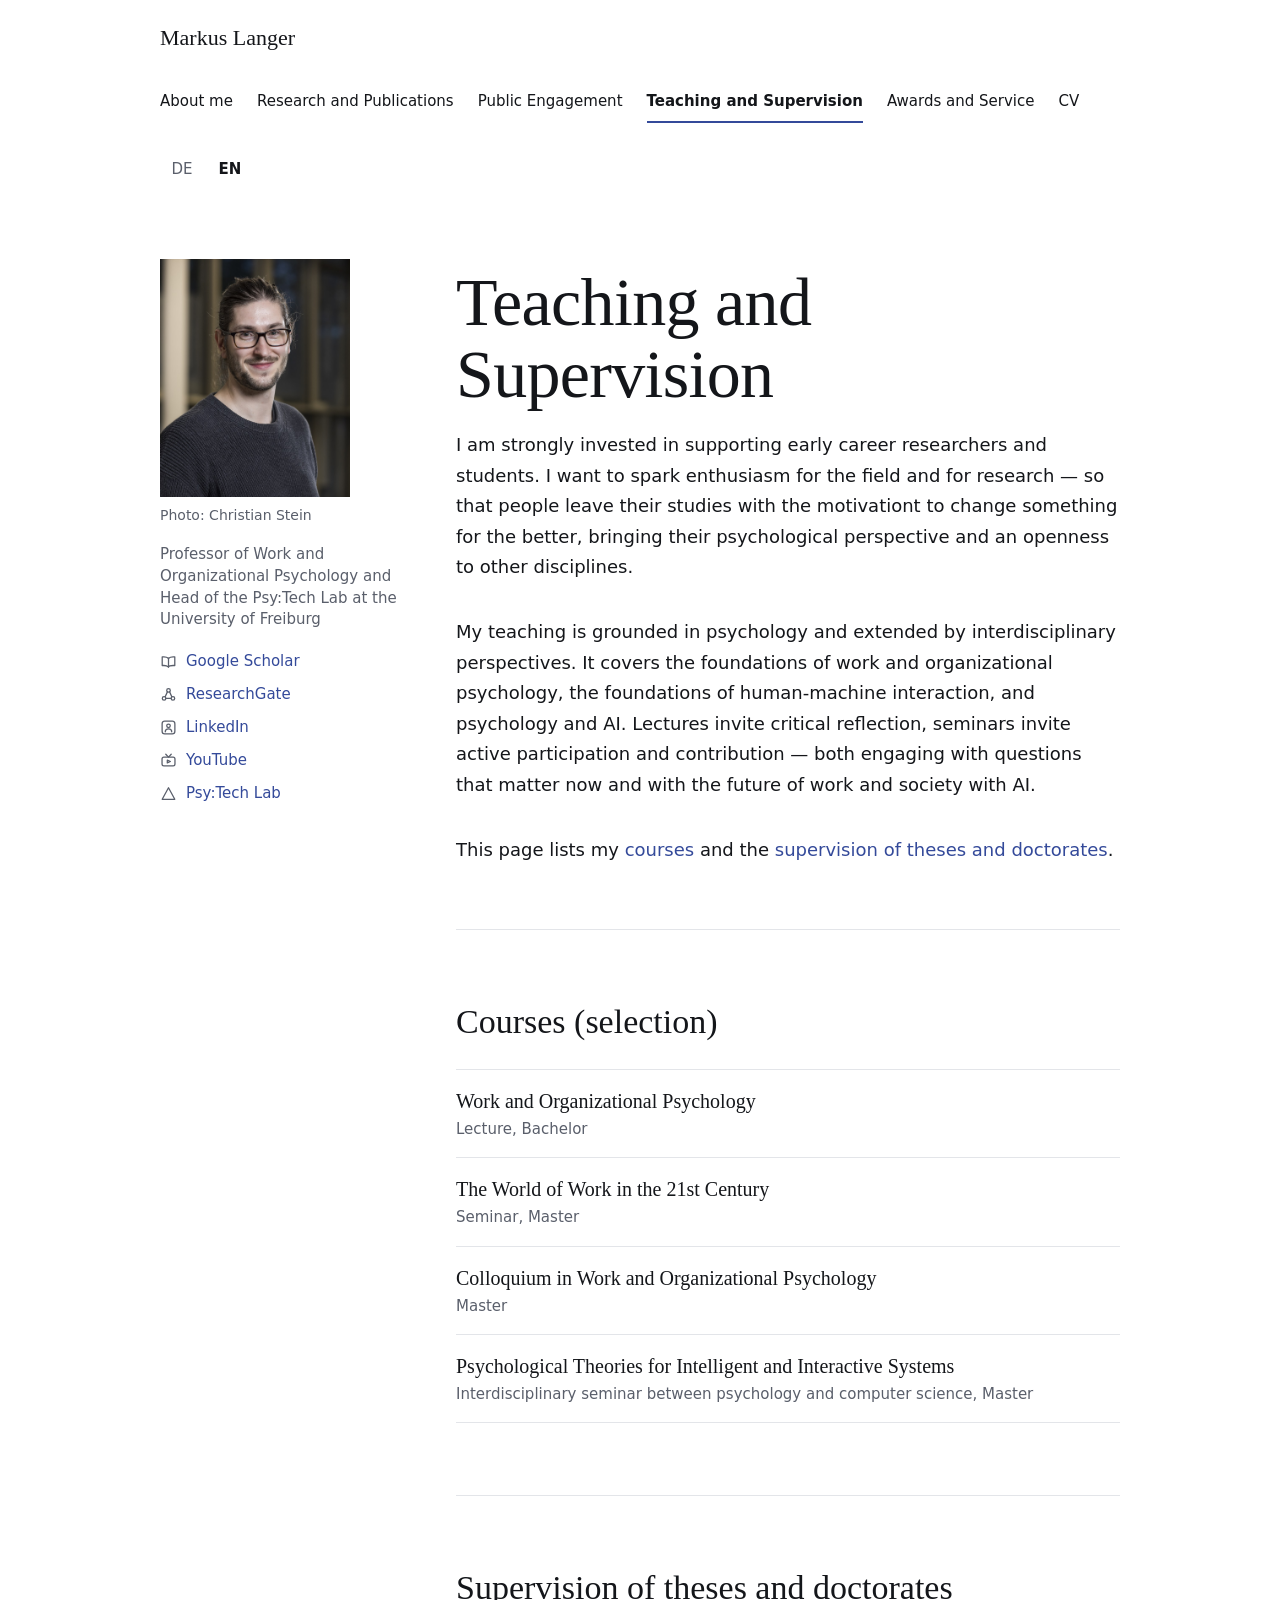
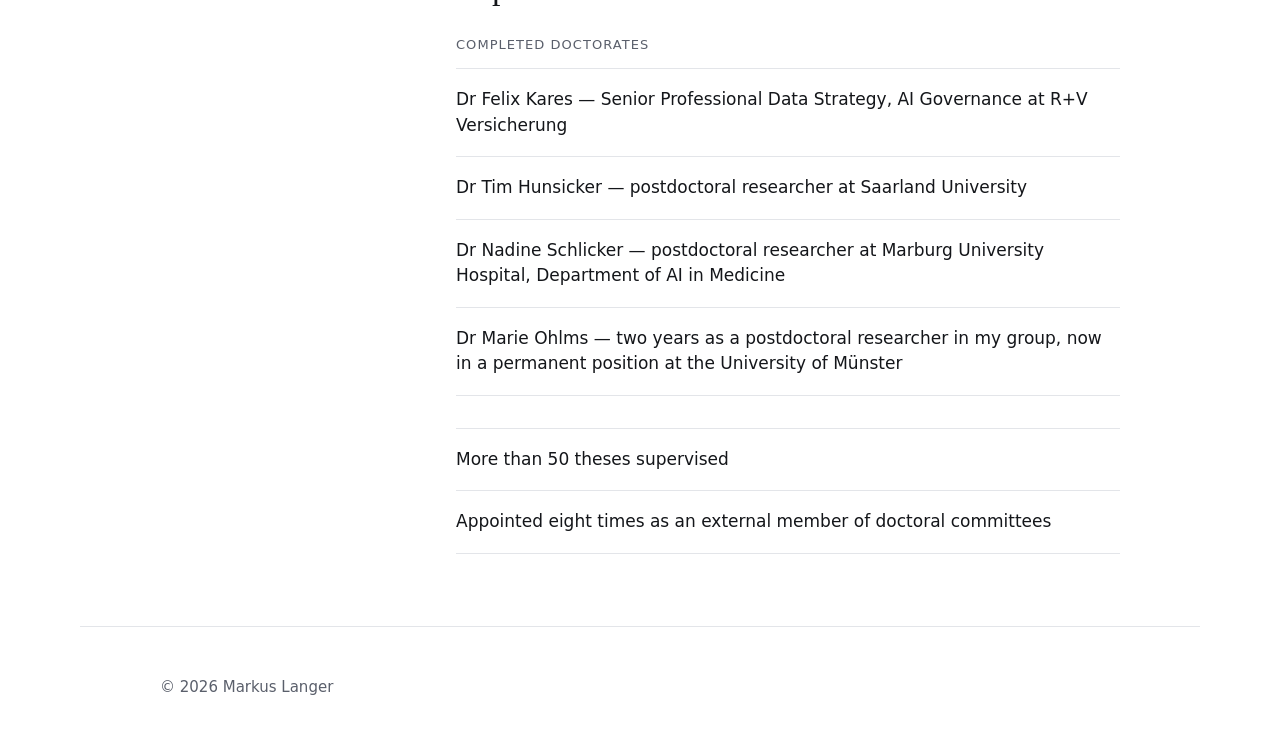
<file: en/teaching.html>
<!doctype html>
<html lang="en">
<head>
<meta charset="utf-8">
<meta name="viewport" content="width=device-width, initial-scale=1">
<title>Teaching and Supervision – Markus Langer</title>
<meta name="description" content="Support of early career researchers, courses and supervision of theses and doctorates by Markus Langer.">
<link rel="stylesheet" href="../styles.css">
<link rel="canonical" href="https://markuslanger.eu/en/teaching.html">
<link rel="alternate" hreflang="de" href="https://markuslanger.eu/lehre.html">
<link rel="alternate" hreflang="en" href="https://markuslanger.eu/en/teaching.html">
<link rel="alternate" hreflang="x-default" href="https://markuslanger.eu/lehre.html">
<meta property="og:type" content="website">
<meta property="og:site_name" content="Markus Langer">
<meta property="og:locale" content="en_US">
<meta property="og:title" content="Teaching and Supervision – Markus Langer">
<meta property="og:description" content="Support of early career researchers, courses and supervision of theses and doctorates by Markus Langer.">
<meta property="og:url" content="https://markuslanger.eu/en/teaching.html">
<meta property="og:image" content="https://markuslanger.eu/bilder/markus-langer.jpg">
<meta name="twitter:card" content="summary">
</head>
<body>

<header class="kopf innen">
  <a class="marke" href="index.html">Markus Langer</a>
  <button class="menue-knopf" type="button" aria-expanded="false" aria-controls="hauptmenue" aria-label="Menu"><svg class="icon-auf" viewBox="0 0 24 24" fill="none" stroke="currentColor" stroke-width="1.8" stroke-linecap="round" aria-hidden="true"><path d="M4 7h16M4 12h16M4 17h16"/></svg><svg class="icon-zu" viewBox="0 0 24 24" fill="none" stroke="currentColor" stroke-width="1.8" stroke-linecap="round" aria-hidden="true"><path d="M6 6l12 12M18 6 6 18"/></svg></button>
  <nav class="menue" id="hauptmenue" aria-label="Main menu">
    <a href="index.html">About me</a>
    <a href="research.html">Research and Publications</a>
    <a href="public.html">Public Engagement</a>
    <a href="teaching.html" aria-current="page">Teaching and Supervision</a>
    <a href="awards.html">Awards and Service</a>
    <a href="cv.html">CV</a>
    <span class="sprachen">
      <a class="inaktiv" href="../lehre.html" aria-label="Deutsch">DE</a>
      <a class="aktiv" href="teaching.html" aria-label="English">EN</a>
    </span>
  </nav>
</header>

<div class="seite innen">

  <aside class="profilspalte">
    <img src="../bilder/markus-langer.jpg" alt="Portrait photograph of Markus Langer" width="900" height="1125">
    <p class="foto-nachweis">Photo: Christian Stein</p>
    <p class="profil-rolle">Professor of Work and Organizational Psychology and Head of the Psy:Tech Lab at the University of Freiburg</p>
    <ul class="profil-links">
      <li><svg viewBox="0 0 20 20" fill="none" stroke="currentColor" stroke-width="1.5" stroke-linecap="round" stroke-linejoin="round" aria-hidden="true"><path d="M10 6.3C8.6 5.1 6.9 4.5 4.6 4.5H2.6v10.2h2c2.3 0 4 .6 5.4 1.81.4-1.2 3.1-1.8 5.4-1.8h2V4.5h-2c-2.3 0-4 .6-5.4 1.8z"/><path d="M10 6.3v10.2"/></svg><a href="https://scholar.google.de/citations?user=rA3QS8EAAAAJ&amp;hl=de">Google Scholar</a></li>
      <li><svg viewBox="0 0 20 20" fill="none" stroke="currentColor" stroke-width="1.5" stroke-linecap="round" stroke-linejoin="round" aria-hidden="true"><circle cx="4.8" cy="14.6" r="2.1"/><circle cx="15.2" cy="14.6" r="2.1"/><circle cx="10" cy="5.2" r="2.1"/><path d="M8.7 6.9 6.1 12.6M11.3 6.9l2.6 5.7M6.9 14.6h6.2"/></svg><a href="https://www.researchgate.net/profile/Markus-Langer-3">ResearchGate</a></li>
      <li><svg viewBox="0 0 20 20" fill="none" stroke="currentColor" stroke-width="1.5" stroke-linecap="round" stroke-linejoin="round" aria-hidden="true"><rect x="2.5" y="2.5" width="15" height="15" rx="3"/><circle cx="10" cy="8" r="2.1"/><path d="M6.2 15.1c0-2.1 1.7-3.4 3.8-3.4s3.8 1.3 3.8 3.4"/></svg><a href="https://www.linkedin.com/in/markuslanger/">LinkedIn</a></li>
      <li><svg viewBox="0 0 20 20" fill="none" stroke="currentColor" stroke-width="1.5" stroke-linecap="round" stroke-linejoin="round" aria-hidden="true"><rect x="2.4" y="6" width="15.2" height="10.4" rx="2.2"/><path d="M6.8 2.6 10 6l3.2-3.4"/><path d="M8.6 9.6l3.6 1.6-3.6 1.6z"/></svg><a href="https://www.youtube.com/@psychology-of-ai">YouTube</a></li>
      <li><svg viewBox="0 0 20 20" fill="none" stroke="currentColor" stroke-width="1.5" stroke-linecap="round" stroke-linejoin="round" aria-hidden="true"><path d="M10 3.2 17.4 16.8H2.6z"/></svg><a href="https://uni-freiburg.de/aopsy/">Psy:Tech Lab</a></li>
    </ul>
  </aside>

<main>

<section class="seitenkopf innen">
  <h1>Teaching and Supervision</h1>
  <div class="einleitung">
    <p>I am strongly invested in supporting early career researchers and students. I want to spark enthusiasm for the field and for research — so that people leave their studies with the motivationt to change something for the better, bringing their psychological perspective and an openness to other disciplines.</p>
    <p>My teaching is grounded in psychology and extended by interdisciplinary perspectives. It covers the foundations of work and organizational psychology, the foundations of human-machine interaction, and psychology and AI. Lectures invite critical reflection, seminars invite active participation and contribution — both engaging with questions that matter now and with the future of work and society with AI.</p>
    <p>This page lists my <a href="#courses">courses</a> and the <a href="#supervision">supervision of theses and doctorates</a>.</p>
  </div>
</section>

<section class="abschnitt innen" id="courses">
  <h2>Courses (selection)</h2>
  <div class="liste einspaltig">
    <div class="zeile"><div class="was">Work and Organizational Psychology<span class="wo">Lecture, Bachelor</span></div></div>
    <div class="zeile"><div class="was">The World of Work in the 21st Century<span class="wo">Seminar, Master</span></div></div>
    <div class="zeile"><div class="was">Colloquium in Work and Organizational Psychology<span class="wo">Master</span></div></div>
    <div class="zeile"><div class="was">Psychological Theories for Intelligent and Interactive Systems<span class="wo">Interdisciplinary seminar between psychology and computer science, Master</span></div></div>
  </div>
</section>

<section class="abschnitt innen" id="supervision">
  <h2>Supervision of theses and doctorates</h2>

  <p class="auswahl-label">Completed doctorates</p>
  <div class="liste schmal">
    <div class="zeile schlicht">Dr Felix Kares — Senior Professional Data Strategy, AI Governance at R+V Versicherung</div>
    <div class="zeile schlicht">Dr Tim Hunsicker — postdoctoral researcher at Saarland University</div>
    <div class="zeile schlicht">Dr Nadine Schlicker — postdoctoral researcher at Marburg University Hospital, Department of AI in Medicine</div>
    <div class="zeile schlicht">Dr Marie Ohlms — two years as a postdoctoral researcher in my group, now in a permanent position at the University of Münster</div>
  </div>

  <div class="liste" style="margin-top: 32px;">
    <div class="zeile schlicht">More than 50 theses supervised</div>
    <div class="zeile schlicht">Appointed eight times as an external member of doctoral committees</div>
  </div>
</section>

</main>
</div>

<footer class="fuss innen">
  <div>© 2026 Markus Langer</div>
</footer>

<script src="../menue.js"></script>
</body>
</html>
</file>
<file: styles.css>
/* Markus Langer — Stylesheet
   Farben, Schriftgrößen und Abstände stehen hier zentral.
   Wer etwas am Aussehen ändern will, ändert es in dieser Datei. */

:root {
  --grund: #FFFFFF;        /* Seitenhintergrund */
  --text: #14161A;         /* Fließtext und Überschriften */
  --gedaempft: #5A5F6B;    /* Datums- und Quellenangaben */
  --linie: #E3E5E9;        /* Trennlinien */
  --akzent: #344A9A;       /* Links, Blau aus dem Psy:Tech-Logo */
  --akzent-dunkel: #26386F;
  --platzhalter-rand: #8C9BA3;
  --platzhalter-flaeche: #E7ECED;
  --platzhalter-text: #3F4C57;

  --serif: Georgia, "Iowan Old Style", "Times New Roman", serif;
  --sans: system-ui, -apple-system, "Segoe UI", Roboto, "Helvetica Neue", Arial, sans-serif;

  --rand: 80px;            /* seitlicher Abstand */
  --breite: 1120px;        /* maximale Inhaltsbreite */
  --lesebreite: 68ch;      /* maximale Breite für Fließtext */
}

* { box-sizing: border-box; }

html { scroll-behavior: smooth; }

body {
  margin: 0;
  background: var(--grund);
  color: var(--text);
  font-family: var(--sans);
  font-size: 17px;
  line-height: 1.6;
  -webkit-text-size-adjust: 100%;
}

a { color: var(--akzent); text-decoration: none; }
a:hover { text-decoration: underline; }
a:focus-visible,
button:focus-visible {
  outline: 2px solid var(--akzent);
  outline-offset: 3px;
}

img { max-width: 100%; height: auto; display: block; }

h1, h2, h3 { font-family: var(--serif); font-weight: 400; margin: 0; }
h1 { font-size: clamp(38px, 6vw, 68px); line-height: 1.05; letter-spacing: -0.01em; }
h2 { font-size: clamp(26px, 3.4vw, 34px); line-height: 1.15; }
h3 { font-size: clamp(20px, 2.4vw, 24px); line-height: 1.25; font-weight: 500; }

p { margin: 0 0 1em; max-width: var(--lesebreite); }
p:last-child { margin-bottom: 0; }

/* Gerüst ------------------------------------------------------------- */

.innen {
  max-width: var(--breite);
  margin: 0 auto;
  padding-left: var(--rand);
  padding-right: var(--rand);
}

.abschnitt {
  padding-top: 72px;
  padding-bottom: 72px;
  border-top: 1px solid var(--linie);
}

.abschnitt > h2 { margin-bottom: 28px; }

/* Kopfbereich -------------------------------------------------------- */

.kopf {
  display: flex;
  align-items: center;
  justify-content: space-between;
  gap: 24px;
  flex-wrap: wrap;
  padding-top: 20px;
  padding-bottom: 20px;
}

.marke {
  font-family: var(--serif);
  font-size: 22px;
  color: var(--text);
}

.menue {
  display: flex;
  align-items: center;
  gap: 24px;
  flex-wrap: wrap;
  font-size: 15px;
}

.menue a,
.menue span {
  display: inline-flex;
  align-items: center;
  min-height: 44px;
  color: var(--text);
}

.menue [aria-current="page"] {
  font-weight: 600;
  box-shadow: inset 0 -2px 0 var(--akzent);
}

.menue .bald {           /* Seite existiert noch nicht */
  color: var(--gedaempft);
}

.sprachen { display: flex; gap: 4px; }
.sprachen a {
  justify-content: center;
  min-width: 44px;
}
.sprachen .aktiv { font-weight: 600; }
.sprachen .inaktiv { color: var(--gedaempft); }

/* Einstieg ----------------------------------------------------------- */

.einstieg {
  padding-top: 56px;
  padding-bottom: 8px;
}
.einstieg h1 { margin-bottom: 24px; }



.knopfreihe { display: flex; align-items: center; gap: 24px; flex-wrap: wrap; }

.knopf {
  display: inline-flex;
  align-items: center;
  min-height: 48px;
  padding: 0 22px;
  border: 1.5px solid var(--akzent);
  font-weight: 600;
  color: var(--akzent);
}
.knopf:hover { background: var(--akzent); color: #fff; text-decoration: none; }

/* Listen ------------------------------------------------------------- */

.liste { display: flex; flex-direction: column; }

.eintrag {
  padding: 18px 0;
  border-top: 1px solid var(--linie);
}
.eintrag .titel { font-family: var(--serif); font-size: 21px; line-height: 1.35; }
.eintrag .quelle { margin-top: 4px; font-size: 15px; color: var(--gedaempft); }

.saeulen { display: flex; flex-direction: column; gap: 44px; }
.auswahl-label {
  margin: 20px 0 12px;
  font-size: 13px;
  letter-spacing: 0.08em;
  text-transform: uppercase;
  color: var(--gedaempft);
}
.saeule .publikationen {
  list-style: none;
  margin: 0;
  padding: 0;
  display: flex;
  flex-direction: column;
  gap: 12px;
  max-width: var(--lesebreite);
}
.saeule .publikationen li {
  font-size: 15px;
  line-height: 1.5;
  padding-left: 16px;
  border-left: 2px solid var(--linie);
}
.saeule .publikationen .notiz { color: var(--gedaempft); font-style: italic; }
.saeule { padding-top: 20px; border-top: 1px solid var(--linie); }
.saeule h3 { margin-bottom: 10px; }
.saeule p { font-size: 16px; }

.themenblock { display: flex; flex-direction: column; gap: 40px; }
.themenblock h3 { margin-bottom: 4px; }

.weiter { display: inline-flex; align-items: center; min-height: 44px; margin-top: 12px; }

/* Profilspalte links, auf allen Seiten -------------------------------- */

.seite {
  display: grid;
  grid-template-columns: 240px minmax(0, 1fr);
  column-gap: 56px;
  align-items: start;
}
.seite > main > .innen {
  max-width: none;
  margin: 0;
  padding-left: 0;
  padding-right: 0;
}
.profilspalte {
  position: sticky;
  top: 28px;
  padding-top: 48px;
}
.profilspalte img {
  width: 100%;
  max-width: 190px;
  aspect-ratio: 4 / 5;
  object-fit: cover;
}
.foto-nachweis { margin: 7px 0 0; font-size: 14px; color: var(--gedaempft); }
.profil-rolle {
  margin: 18px 0 0;
  font-size: 15px;
  line-height: 1.45;
  color: var(--gedaempft);
}
.profil-links {
  list-style: none;
  margin: 18px 0 0;
  padding: 0;
  display: flex;
  flex-direction: column;
  gap: 9px;
  font-size: 15px;
  font-weight: 500;
}
.profil-links li { display: flex; align-items: center; gap: 9px; }
.profil-links svg {
  flex: 0 0 auto;
  width: 17px;
  height: 17px;
  color: var(--gedaempft);
}

/* Aktuelles auf der Startseite ---------------------------------------- */

.aktuell-liste {
  list-style: none;
  margin: 0;
  padding: 0;
  display: flex;
  flex-direction: column;
  gap: 14px;
  max-width: var(--lesebreite);
}
.aktuell-liste li {
  line-height: 1.6;
}
/* Eintrag mit kleinem Bild (z. B. Buchcover) links neben dem Text */
.aktuell-liste li.mit-bild {
  display: grid;
  grid-template-columns: 120px minmax(0, 1fr);
  column-gap: 20px;
  align-items: center;
}
.aktuell-liste li.mit-bild img {
  width: 120px;
  box-shadow: 0 2px 10px rgba(20, 22, 26, 0.15);
}
@media (max-width: 900px) {
  .aktuell-liste li.mit-bild { grid-template-columns: 88px minmax(0, 1fr); column-gap: 16px; }
  .aktuell-liste li.mit-bild img { width: 88px; }
}

/* Platzhalter -------------------------------------------------------- */

.platzhalter {
  border: 1px dashed var(--platzhalter-rand);
  background: var(--platzhalter-flaeche);
  color: var(--platzhalter-text);
  padding: 14px 18px;
  font-size: 16px;
  max-width: var(--lesebreite);
}

.platzhalter-bild {
  display: flex;
  align-items: center;
  justify-content: center;
  text-align: center;
  min-height: 300px;
  max-width: none;
}

.platzhalter-klein {
  display: inline-block;
  padding: 6px 12px;
  font-size: 15px;
}

/* Fußbereich --------------------------------------------------------- */

.fuss {
  display: flex;
  justify-content: space-between;
  gap: 48px;
  flex-wrap: wrap;
  padding-top: 48px;
  padding-bottom: 48px;
  border-top: 1px solid var(--linie);
  font-size: 15px;
  color: var(--gedaempft);
}
.fuss .name { font-family: var(--serif); font-size: 20px; color: var(--text); }
.fuss-links { display: flex; gap: 24px; flex-wrap: wrap; }
.fuss-links a { display: inline-flex; align-items: center; min-height: 44px; }

/* Kleine Bildschirme -------------------------------------------------- */

@media (max-width: 900px) {
  :root { --rand: 24px; }
  .seite { grid-template-columns: 1fr; row-gap: 8px; }
  .profilspalte { position: static; padding-top: 32px; max-width: 300px; }
  .einstieg { padding-top: 32px; }
  .abschnitt { padding-top: 48px; padding-bottom: 48px; }
  .menue { gap: 16px; }
}

@media (prefers-reduced-motion: reduce) {
  html { scroll-behavior: auto; }
}

/* Unterseiten --------------------------------------------------------- */

.seitenkopf {
  padding-top: 56px;
  padding-bottom: 64px;
}
.seitenkopf h1 { margin-bottom: 20px; }
.seitenkopf .einleitung { display: flex; flex-direction: column; gap: 16px; max-width: var(--lesebreite); }
.seitenkopf p { font-size: 18px; line-height: 1.7; }

/* Foto unter "In den Medien" */
.medienbild { margin: 32px 0 0; }
.medienbild img { width: 100%; }
.medienbild.hochkant { max-width: 360px; }
.medienbild figcaption { margin-top: 8px; font-size: 14px; color: var(--gedaempft); }

/* Lab-Logo auf der Forschungsseite */
.lab-logo { display: inline-block; align-self: flex-start; margin: 0 0 18px; }
.lab-logo img { width: 220px; }
.lab-logo:hover { opacity: 0.75; }

/* Zeile mit Jahr, Sache und Ort oder Quelle */
.zeile {
  display: grid;
  grid-template-columns: 96px minmax(0, 1fr) 320px;
  column-gap: 24px;
  align-items: baseline;
  padding: 18px 0;
  border-top: 1px solid var(--linie);
}
.zeile:last-child { border-bottom: 1px solid var(--linie); }

/* Liste ohne eigene Spalte für Ort oder Quelle: alles steht links untereinander */
.liste.schmal .zeile { grid-template-columns: 120px minmax(0, 1fr); }
.liste.einspaltig .zeile { grid-template-columns: minmax(0, 1fr); }
.liste.schmal .zeile .wo,
.liste.einspaltig .zeile .wo {
  display: block;
  margin-top: 4px;
  font-family: var(--sans);
}
.zeile .notiz {
  margin: 10px 0 0;
  font-family: var(--sans);
  font-size: 15px;
  line-height: 1.55;
  color: var(--gedaempft);
  max-width: var(--lesebreite);
}
.zeile .wann { font-size: 15px; color: var(--gedaempft); }
.zeile .was { font-family: var(--serif); font-size: 20px; line-height: 1.35; }
.zeile .wo { font-size: 15px; color: var(--gedaempft); }

/* Zeile ohne Jahr, etwa für Hinweise */
.zeile.schlicht {
  display: block;
  font-size: 17px;
  line-height: 1.5;
}

@media (max-width: 900px) {
  .zeile {
    grid-template-columns: 1fr;
    row-gap: 4px;
  }
  .zeile .wann { order: -1; }
  .seitenkopf { padding-top: 32px; padding-bottom: 40px; }
}

/* Handy: Burger-Menü und kompakte Seitenleiste ------------------------- */

.menue-knopf { display: none; }

@media (max-width: 900px) {
  .kopf { flex-wrap: wrap; gap: 0; padding-top: 12px; padding-bottom: 12px; }
  .hat-js .menue-knopf {
    display: inline-flex;
    align-items: center;
    justify-content: center;
    width: 44px;
    height: 44px;
    margin-right: -10px;
    padding: 0;
    border: 0;
    background: none;
    color: var(--text);
    cursor: pointer;
  }
  .menue-knopf svg { width: 24px; height: 24px; }
  .menue-knopf .icon-zu { display: none; }
  .offen .menue-knopf .icon-auf { display: none; }
  .offen .menue-knopf .icon-zu { display: block; }

  .hat-js .menue { display: none; }
  .menue {
    flex-basis: 100%;
    flex-direction: column;
    align-items: stretch;
    gap: 0;
    margin-top: 8px;
    font-size: 16px;
  }
  .hat-js.offen .menue { display: flex; }
  .menue > a { border-top: 1px solid var(--linie); }
  .menue [aria-current="page"] { box-shadow: none; color: var(--akzent); }
  .sprachen { border-top: 1px solid var(--linie); }
  .sprachen a { justify-content: flex-start; min-width: 0; margin-right: 20px; }

  .profilspalte {
    display: grid;
    grid-template-columns: 72px minmax(0, 1fr);
    column-gap: 16px;
    align-items: start;
    max-width: none;
    padding-top: 16px;
    padding-bottom: 20px;
    border-bottom: 1px solid var(--linie);
  }
  .profilspalte > img { grid-column: 1; grid-row: 1 / 3; max-width: 72px; }
  .profil-rolle { grid-column: 2; grid-row: 1; margin: 0; font-size: 14px; }
  .foto-nachweis { grid-column: 2; grid-row: 2; margin-top: 4px; font-size: 12px; }
  .profil-links {
    grid-column: 1 / -1;
    flex-direction: row;
    flex-wrap: wrap;
    gap: 4px 18px;
    margin-top: 14px;
  }
  .profil-links li { min-height: 32px; }
}
</file>
